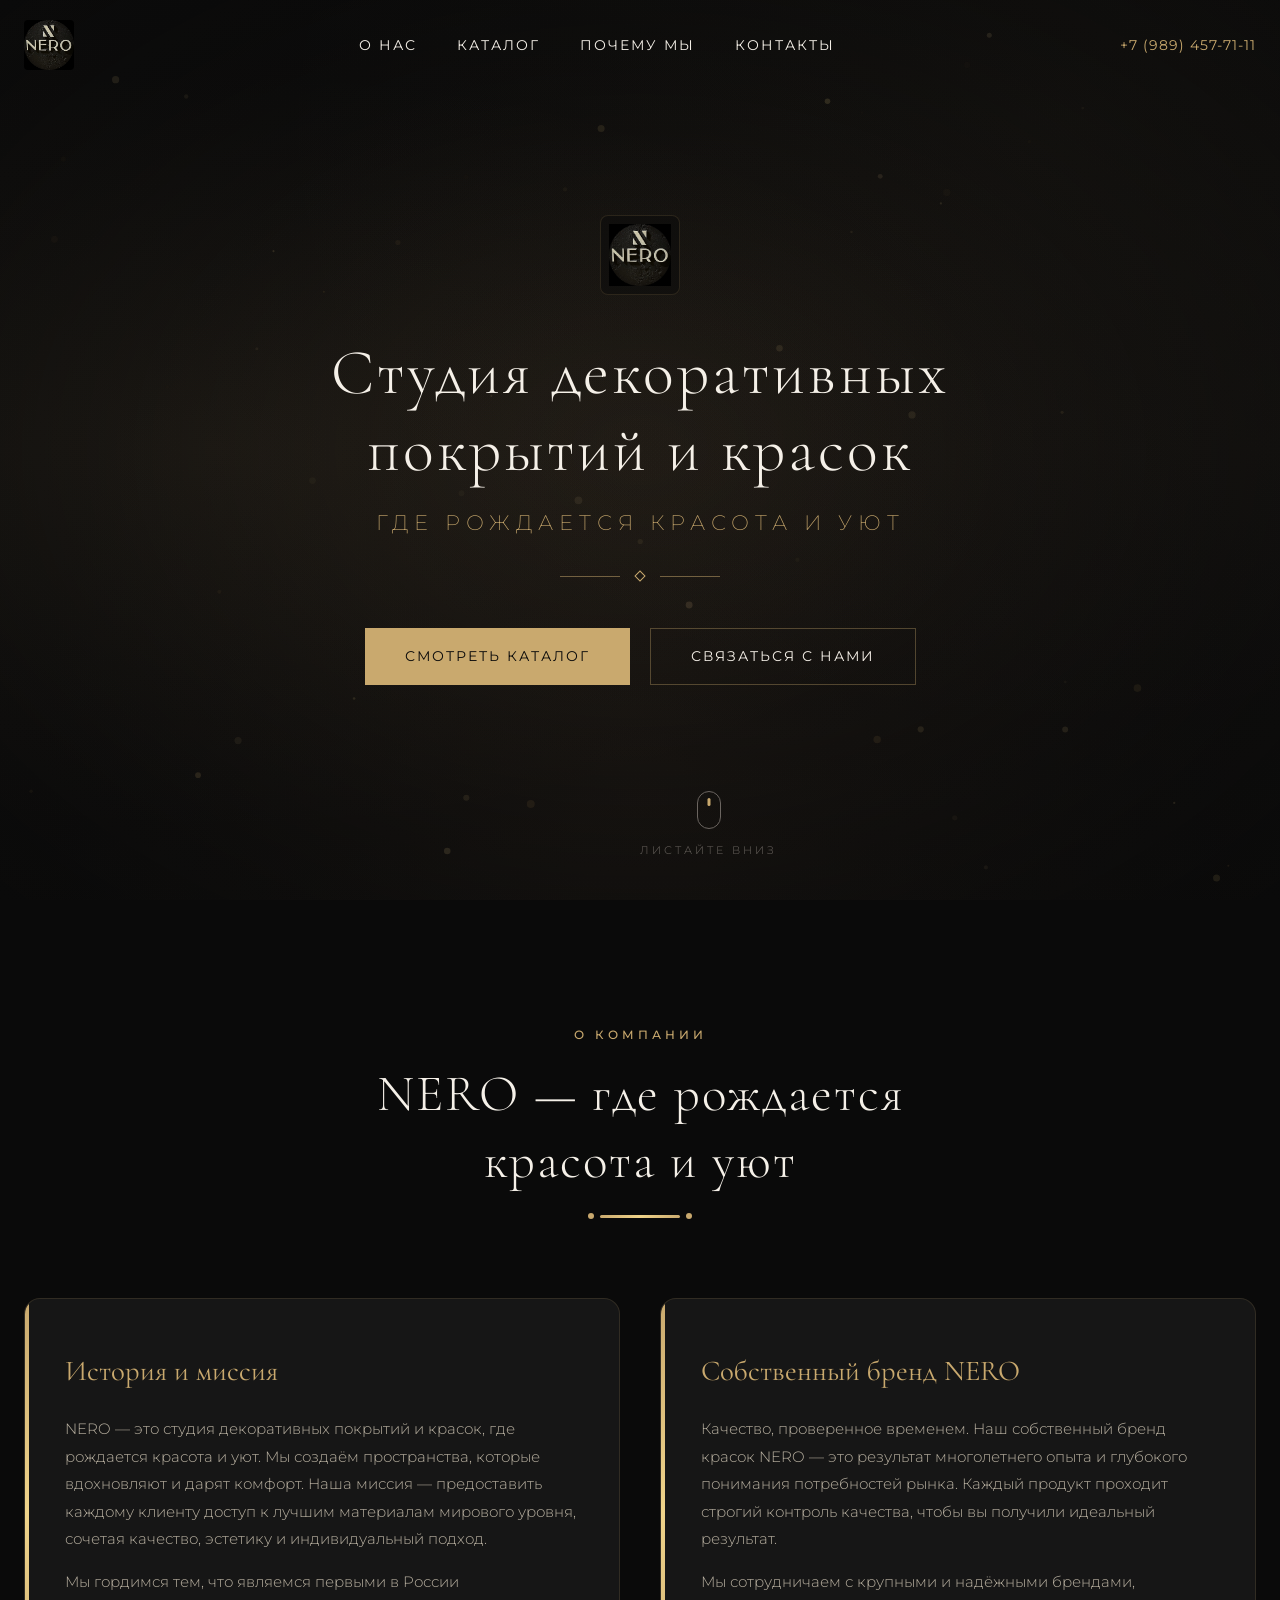
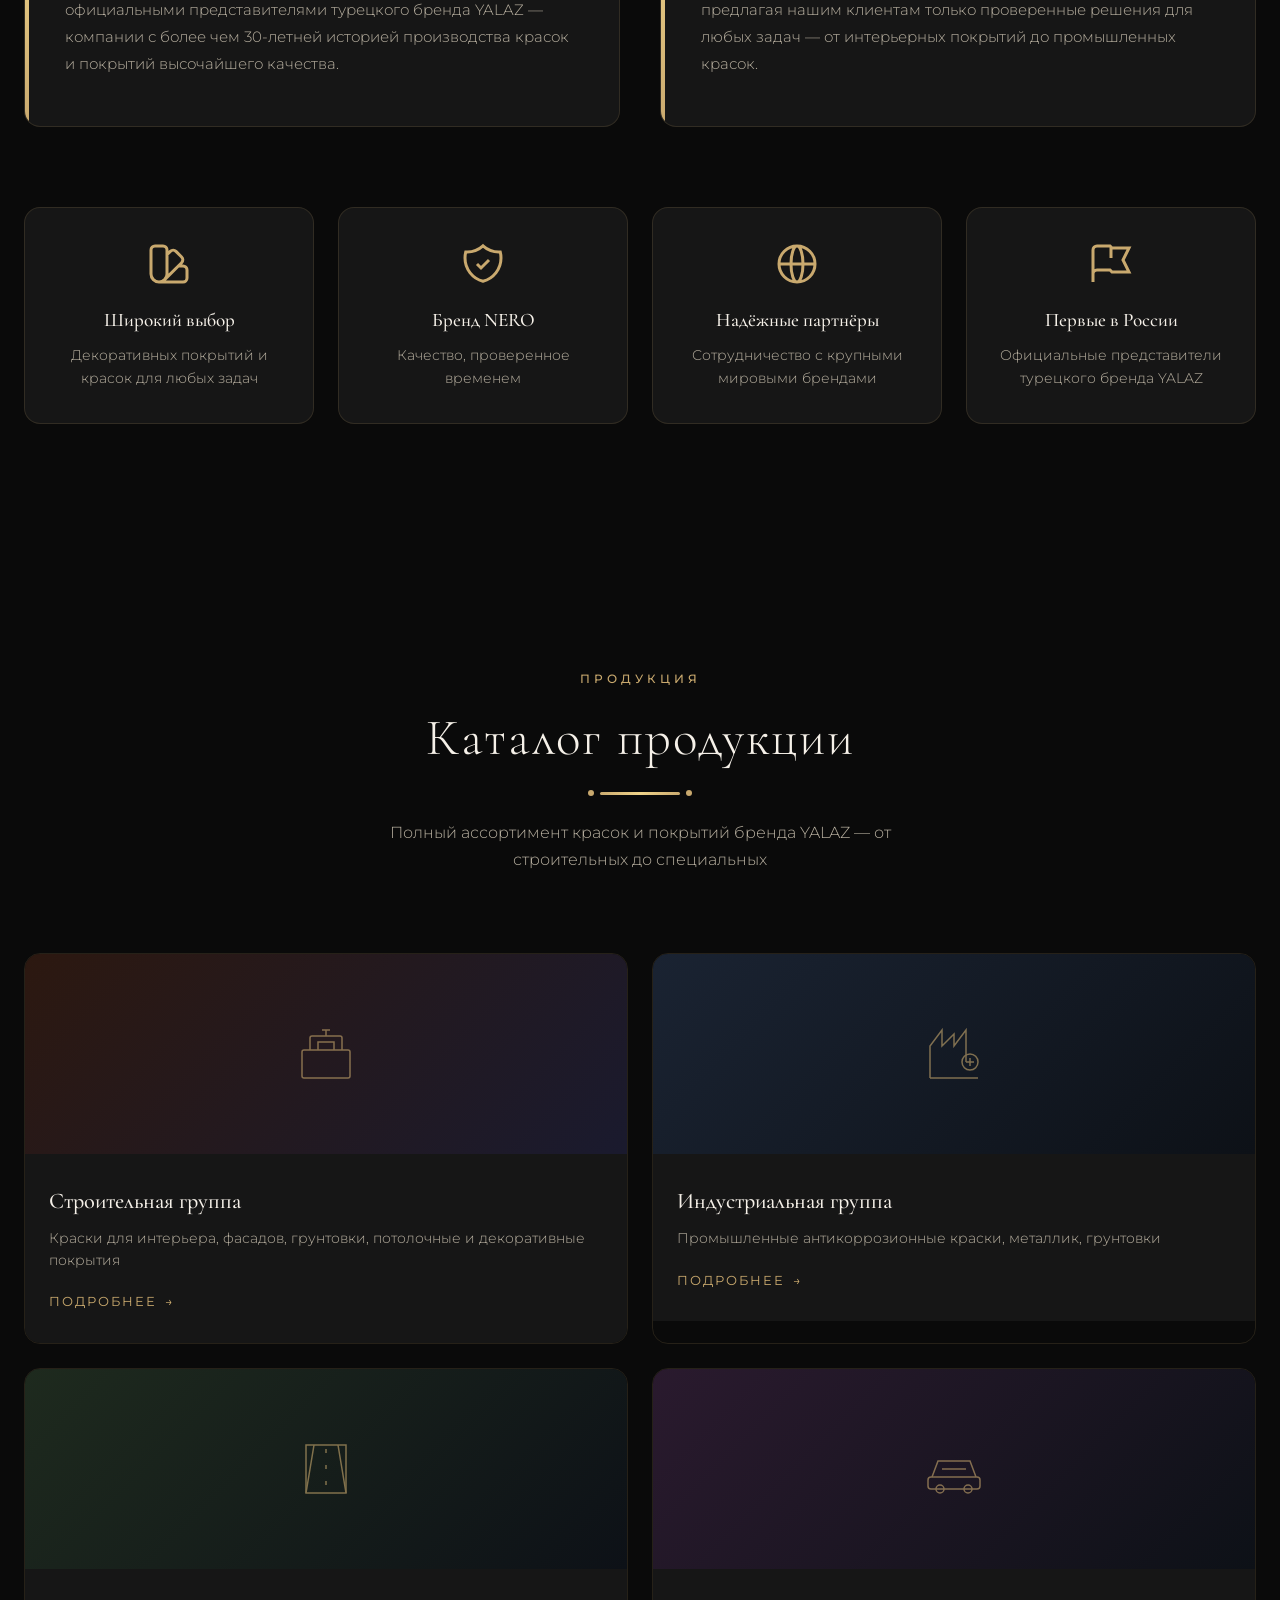
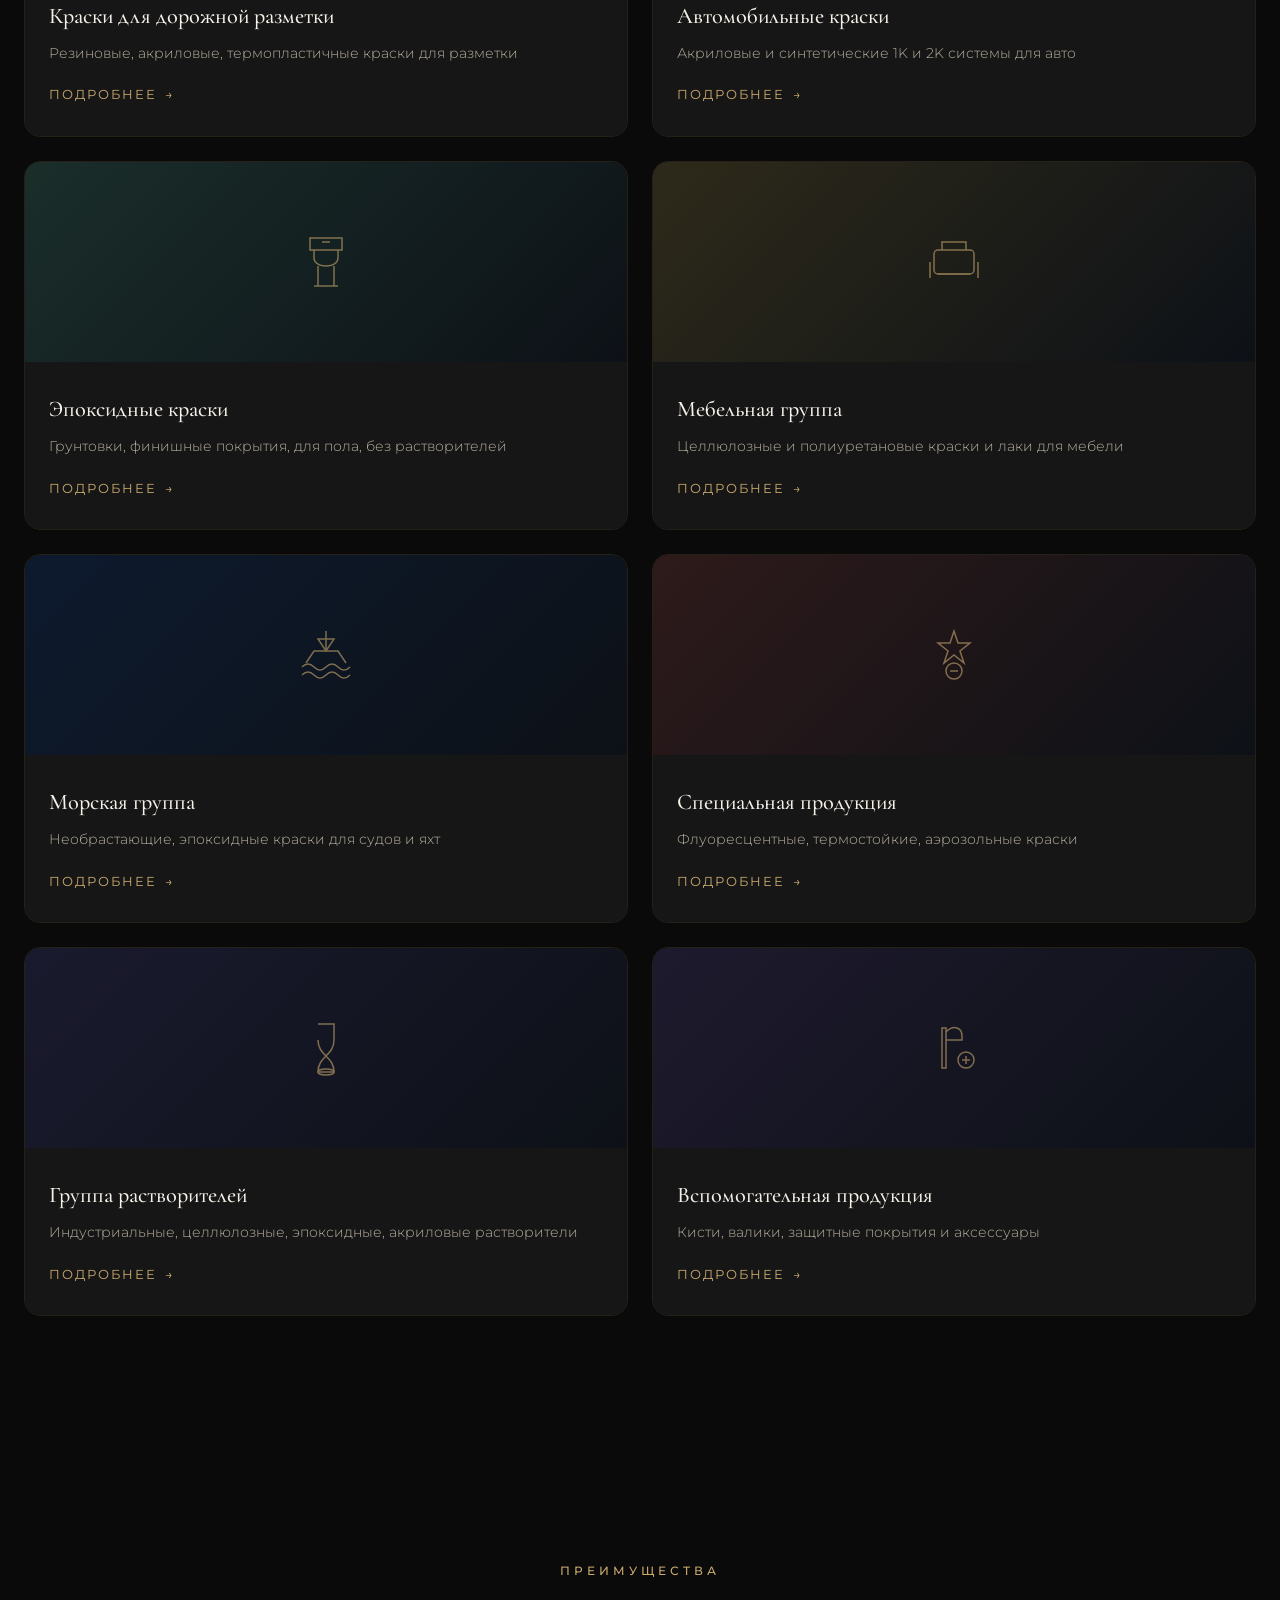
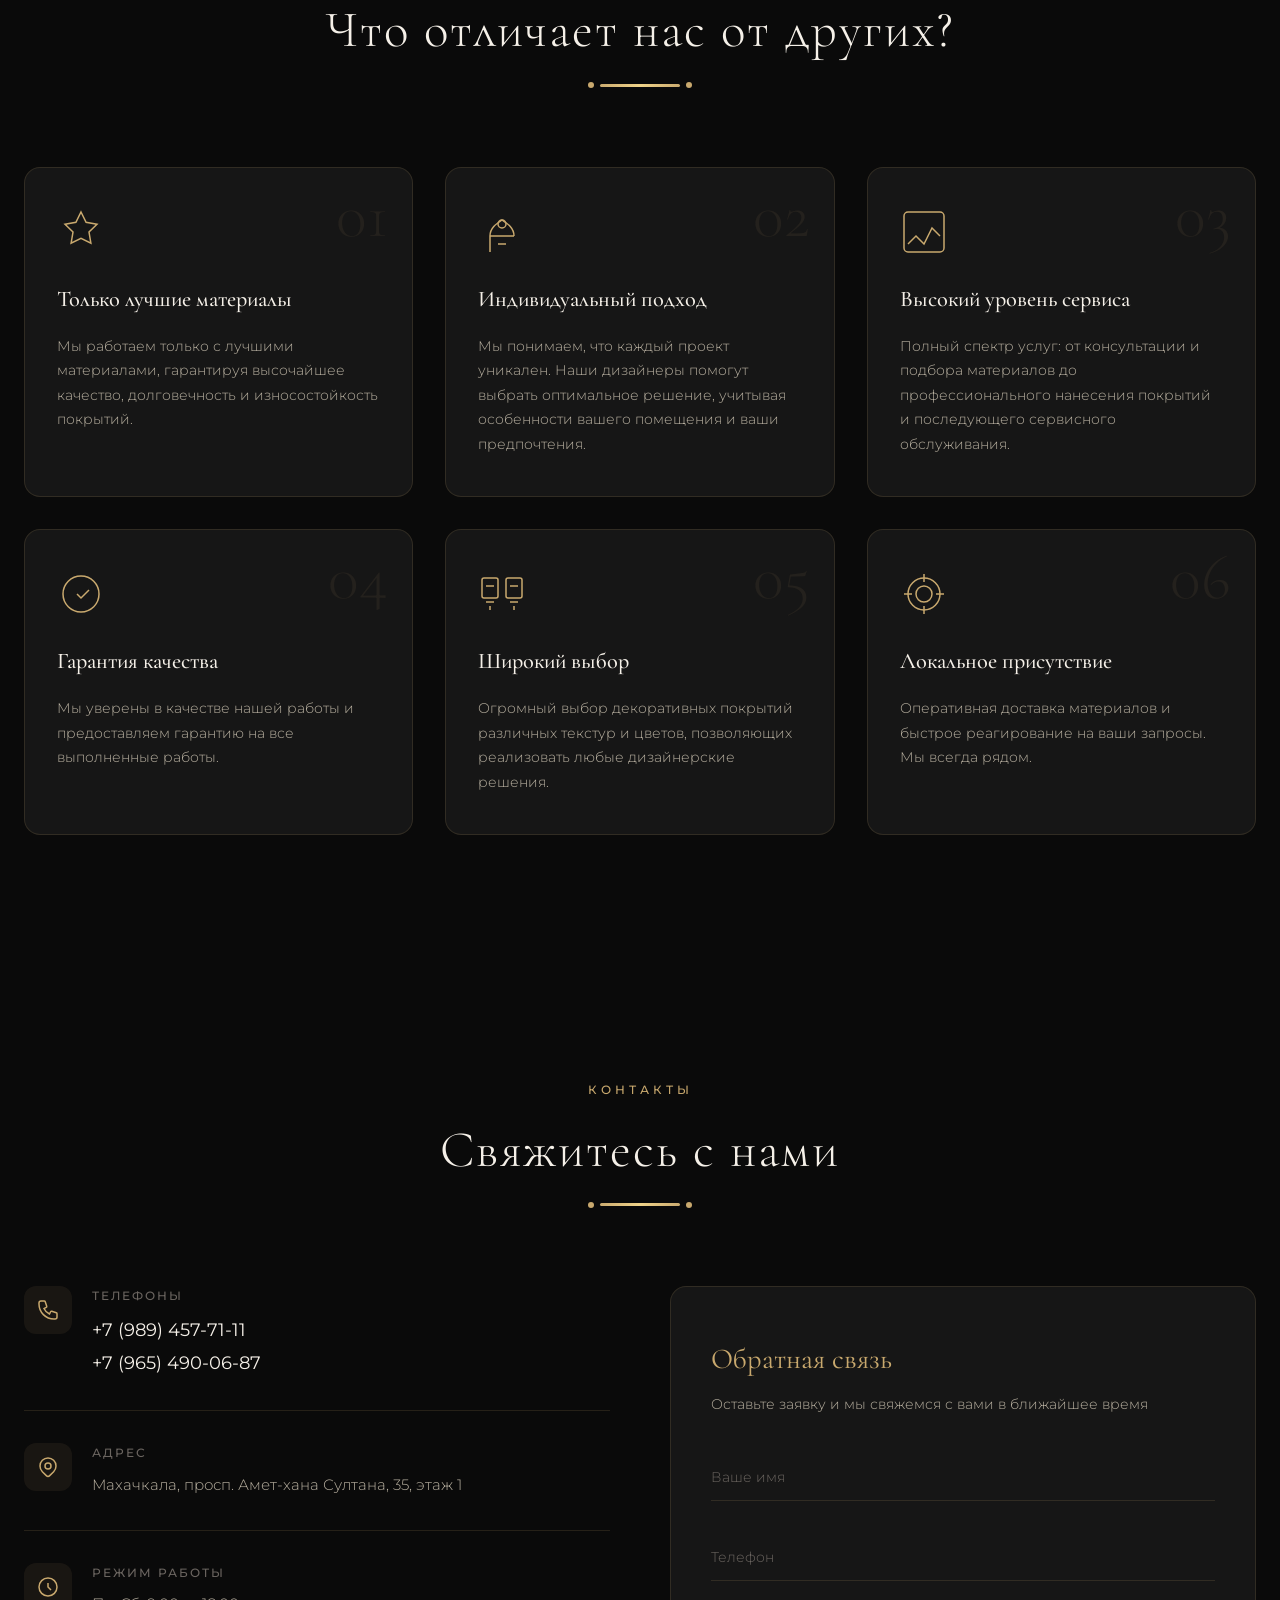
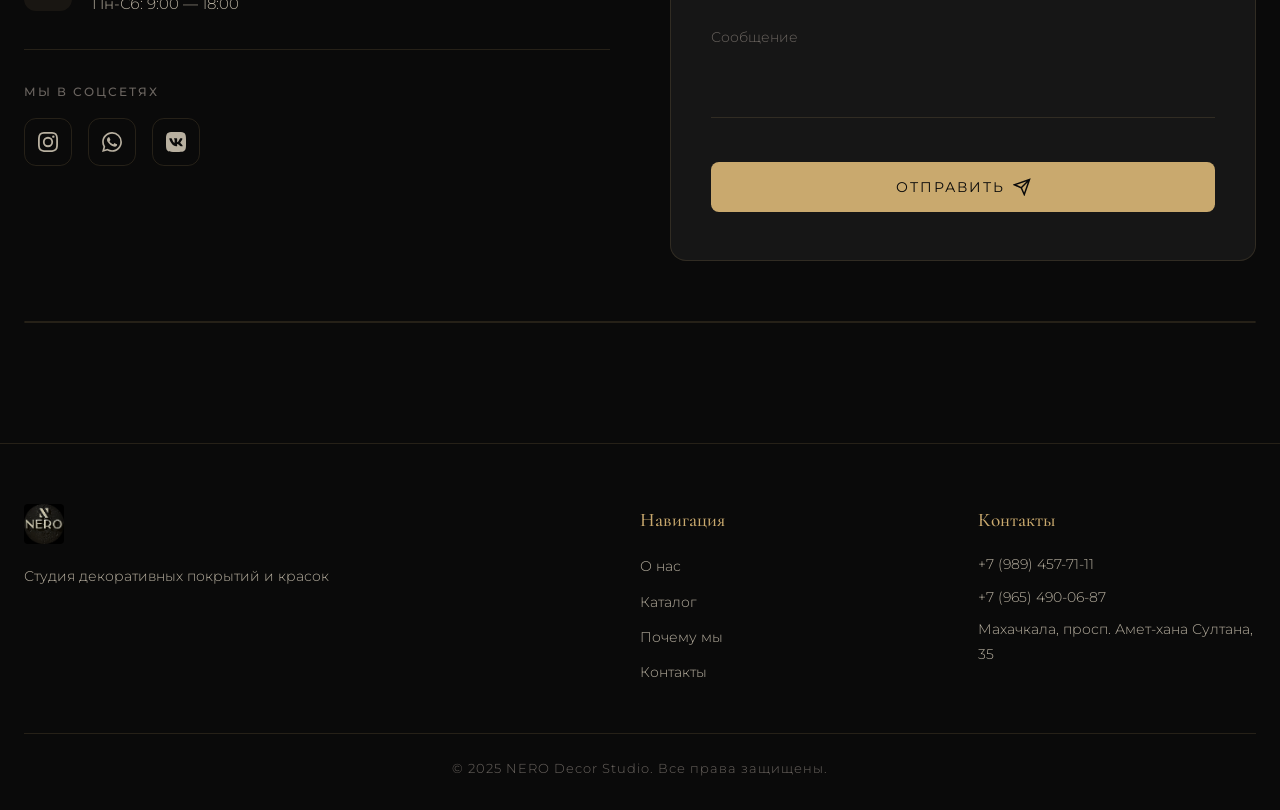
<file: index.html>
<!DOCTYPE html>
<html lang="ru">
<head>
    <meta charset="UTF-8">
    <meta name="viewport" content="width=device-width, initial-scale=1.0">
    <meta name="description" content="NERO — студия декоративных покрытий и красок. Широкий выбор декоративных покрытий, собственный бренд NERO, официальные представители турецкого бренда YALAZ в России.">
    <meta name="keywords" content="NERO, декоративные покрытия, краски, YALAZ, Махачкала, студия красок, декоративные краски">
    <meta name="author" content="NERO Decor Studio">
    <title>NERO — Студия декоративных покрытий и красок</title>
    <link rel="preconnect" href="https://fonts.googleapis.com">
    <link rel="preconnect" href="https://fonts.gstatic.com" crossorigin>
    <link href="https://fonts.googleapis.com/css2?family=Cormorant+Garamond:ital,wght@0,300;0,400;0,500;0,600;0,700;1,300;1,400&family=Montserrat:wght@200;300;400;500;600&display=swap" rel="stylesheet">
    <link rel="stylesheet" href="css/style.css">
</head>
<body>
    <!-- Preloader -->
    <div id="preloader">
        <div class="preloader-inner">
            <div class="paint-drop"></div>
            <div class="preloader-text">NERO</div>
        </div>
    </div>

    <!-- Navigation -->
    <nav id="navbar" class="navbar">
        <div class="nav-container">
            <a href="#hero" class="nav-logo">
                <img src="assets/images/logo/nero-logo.jpg" alt="NERO Logo" class="logo-img">
            </a>
            <ul class="nav-menu">
                <li><a href="#about" class="nav-link">О нас</a></li>
                <li><a href="#catalog" class="nav-link">Каталог</a></li>
                <li><a href="#why-us" class="nav-link">Почему мы</a></li>
                <li><a href="#contacts" class="nav-link">Контакты</a></li>
            </ul>
            <div class="nav-phone">
                <a href="tel:+79894577111">+7 (989) 457-71-11</a>
            </div>
            <button class="burger" id="burger" aria-label="Меню">
                <span></span>
                <span></span>
                <span></span>
            </button>
        </div>
    </nav>

    <!-- Mobile Menu -->
    <div class="mobile-menu" id="mobile-menu">
        <ul class="mobile-nav">
            <li><a href="#about" class="mobile-link">О нас</a></li>
            <li><a href="#catalog" class="mobile-link">Каталог</a></li>
            <li><a href="#why-us" class="mobile-link">Почему мы</a></li>
            <li><a href="#contacts" class="mobile-link">Контакты</a></li>
        </ul>
        <div class="mobile-phone">
            <a href="tel:+79894577111">+7 (989) 457-71-11</a>
        </div>
    </div>

    <!-- Block 1: Hero -->
    <section id="hero" class="hero">
        <div class="hero-bg">
            <div class="hero-parallax"></div>
            <div class="hero-overlay"></div>
        </div>
        <!-- Paint Splashes Canvas -->
        <canvas id="paint-canvas" class="paint-canvas"></canvas>
        <div class="hero-content">
            <div class="hero-logo-badge">
                <img src="assets/images/logo/nero-logo.jpg" alt="NERO" class="hero-logo-icon">
            </div>
            <h1 class="hero-title">
                <span class="hero-title-line">Студия декоративных</span>
                <span class="hero-title-line">покрытий и красок</span>
            </h1>
            <p class="hero-subtitle">Где рождается красота и уют</p>
            <div class="hero-divider">
                <span class="divider-line"></span>
                <span class="divider-diamond"></span>
                <span class="divider-line"></span>
            </div>
            <div class="hero-buttons">
                <a href="#catalog" class="btn btn-primary">Смотреть каталог</a>
                <a href="#contacts" class="btn btn-outline">Связаться с нами</a>
            </div>
        </div>
        <div class="scroll-indicator">
            <div class="scroll-mouse">
                <div class="scroll-wheel"></div>
            </div>
            <span>Листайте вниз</span>
        </div>
    </section>

    <!-- Galaxy Background -->
    <canvas id="galaxy-canvas" class="galaxy-canvas"></canvas>

    <!-- Block 2: About -->
    <section id="about" class="about section">
        <div class="container">
            <div class="section-header reveal">
                <span class="section-tag">О компании</span>
                <h2 class="section-title">NERO — где рождается<br>красота и уют</h2>
                <div class="title-underline">
                    <span class="brush-stroke"></span>
                </div>
            </div>
            <div class="about-grid">
                <div class="about-col reveal reveal-left">
                    <div class="about-card">
                        <div class="about-card-accent"></div>
                        <h3>История и миссия</h3>
                        <p>NERO — это студия декоративных покрытий и красок, где рождается красота и уют. Мы создаём пространства, которые вдохновляют и дарят комфорт. Наша миссия — предоставить каждому клиенту доступ к лучшим материалам мирового уровня, сочетая качество, эстетику и индивидуальный подход.</p>
                        <p>Мы гордимся тем, что являемся первыми в России официальными представителями турецкого бренда YALAZ — компании с более чем 30-летней историей производства красок и покрытий высочайшего качества.</p>
                    </div>
                </div>
                <div class="about-col reveal reveal-right">
                    <div class="about-card">
                        <div class="about-card-accent"></div>
                        <h3>Собственный бренд NERO</h3>
                        <p>Качество, проверенное временем. Наш собственный бренд красок NERO — это результат многолетнего опыта и глубокого понимания потребностей рынка. Каждый продукт проходит строгий контроль качества, чтобы вы получили идеальный результат.</p>
                        <p>Мы сотрудничаем с крупными и надёжными брендами, предлагая нашим клиентам только проверенные решения для любых задач — от интерьерных покрытий до промышленных красок.</p>
                    </div>
                </div>
            </div>
            <div class="about-facts">
                <div class="fact-card reveal">
                    <div class="fact-icon">
                        <svg viewBox="0 0 24 24" fill="none" stroke="currentColor" stroke-width="1.5">
                            <path d="M7 21a4 4 0 01-4-4V5a2 2 0 012-2h4a2 2 0 012 2v12a4 4 0 01-4 4zm0 0h12a2 2 0 002-2v-4a2 2 0 00-2-2h-2.343M11 7.343l1.657-1.657a2 2 0 012.828 0l2.829 2.829a2 2 0 010 2.828l-8.486 8.485M7 17h.01"/>
                        </svg>
                    </div>
                    <h4>Широкий выбор</h4>
                    <p>Декоративных покрытий и красок для любых задач</p>
                </div>
                <div class="fact-card reveal">
                    <div class="fact-icon">
                        <svg viewBox="0 0 24 24" fill="none" stroke="currentColor" stroke-width="1.5">
                            <path d="M9 12l2 2 4-4m5.618-4.016A11.955 11.955 0 0112 2.944a11.955 11.955 0 01-8.618 3.04A12.02 12.02 0 003 9c0 5.591 3.824 10.29 9 11.622 5.176-1.332 9-6.03 9-11.622 0-1.042-.133-2.052-.382-3.016z"/>
                        </svg>
                    </div>
                    <h4>Бренд NERO</h4>
                    <p>Качество, проверенное временем</p>
                </div>
                <div class="fact-card reveal">
                    <div class="fact-icon">
                        <svg viewBox="0 0 24 24" fill="none" stroke="currentColor" stroke-width="1.5">
                            <path d="M21 12a9 9 0 01-9 9m9-9a9 9 0 00-9-9m9 9H3m9 9a9 9 0 01-9-9m9 9c1.657 0 3-4.03 3-9s-1.343-9-3-9m0 18c-1.657 0-3-4.03-3-9s1.343-9 3-9m-9 9a9 9 0 019-9"/>
                        </svg>
                    </div>
                    <h4>Надёжные партнёры</h4>
                    <p>Сотрудничество с крупными мировыми брендами</p>
                </div>
                <div class="fact-card reveal">
                    <div class="fact-icon">
                        <svg viewBox="0 0 24 24" fill="none" stroke="currentColor" stroke-width="1.5">
                            <path d="M3 21v-4m0 0V5a2 2 0 012-2h6.5l1 1H21l-3 6 3 6h-8.5l-1-1H5a2 2 0 00-2 2zm9-13.5V9"/>
                        </svg>
                    </div>
                    <h4>Первые в России</h4>
                    <p>Официальные представители турецкого бренда YALAZ</p>
                </div>
            </div>
        </div>
    </section>

    <!-- Block 3: Catalog -->
    <section id="catalog" class="catalog section">
        <div class="container">
            <div class="section-header reveal">
                <span class="section-tag">Продукция</span>
                <h2 class="section-title">Каталог продукции</h2>
                <div class="title-underline">
                    <span class="brush-stroke"></span>
                </div>
                <p class="section-desc">Полный ассортимент красок и покрытий бренда YALAZ — от строительных до специальных</p>
            </div>
            <div class="catalog-grid">
                <!-- 1. Construction Group -->
                <a href="catalog/construction.html" class="catalog-card reveal">
                    <div class="catalog-card-bg" style="background: linear-gradient(135deg, #2c1810 0%, #1a1a2e 100%);">
                        <div class="catalog-card-icon">
                            <svg viewBox="0 0 64 64" fill="none" stroke="currentColor" stroke-width="1.5">
                                <rect x="8" y="28" width="48" height="28" rx="2"/>
                                <path d="M16 28V16a2 2 0 012-2h28a2 2 0 012 2v12"/>
                                <path d="M24 28V20h16v8"/>
                                <path d="M32 8v6"/>
                                <path d="M28 8h8"/>
                            </svg>
                        </div>
                    </div>
                    <div class="catalog-card-content">
                        <h3>Строительная группа</h3>
                        <p>Краски для интерьера, фасадов, грунтовки, потолочные и декоративные покрытия</p>
                        <span class="catalog-card-link">Подробнее <span class="arrow">&rarr;</span></span>
                    </div>
                </a>

                <!-- 2. Industrial Group -->
                <a href="catalog/industrial.html" class="catalog-card reveal">
                    <div class="catalog-card-bg" style="background: linear-gradient(135deg, #1a2332 0%, #0d1117 100%);">
                        <div class="catalog-card-icon">
                            <svg viewBox="0 0 64 64" fill="none" stroke="currentColor" stroke-width="1.5">
                                <path d="M8 56V24l12-16v16l12-12v12l12-16v32"/>
                                <path d="M8 56h48"/>
                                <circle cx="48" cy="40" r="8"/>
                                <path d="M48 36v8M44 40h8"/>
                            </svg>
                        </div>
                    </div>
                    <div class="catalog-card-content">
                        <h3>Индустриальная группа</h3>
                        <p>Промышленные антикоррозионные краски, металлик, грунтовки</p>
                        <span class="catalog-card-link">Подробнее <span class="arrow">&rarr;</span></span>
                    </div>
                </a>

                <!-- 3. Road Marking -->
                <a href="catalog/road-marking.html" class="catalog-card reveal">
                    <div class="catalog-card-bg" style="background: linear-gradient(135deg, #1e2a1e 0%, #0d1117 100%);">
                        <div class="catalog-card-icon">
                            <svg viewBox="0 0 64 64" fill="none" stroke="currentColor" stroke-width="1.5">
                                <path d="M12 8h40v48H12z"/>
                                <path d="M32 12v8M32 28v8M32 44v8" stroke-dasharray="4 4"/>
                                <path d="M20 8l-8 48M44 8l8 48"/>
                            </svg>
                        </div>
                    </div>
                    <div class="catalog-card-content">
                        <h3>Краски для дорожной разметки</h3>
                        <p>Резиновые, акриловые, термопластичные краски для разметки</p>
                        <span class="catalog-card-link">Подробнее <span class="arrow">&rarr;</span></span>
                    </div>
                </a>

                <!-- 4. Auto Paints -->
                <a href="catalog/auto.html" class="catalog-card reveal">
                    <div class="catalog-card-bg" style="background: linear-gradient(135deg, #2a1a2e 0%, #0d1117 100%);">
                        <div class="catalog-card-icon">
                            <svg viewBox="0 0 64 64" fill="none" stroke="currentColor" stroke-width="1.5">
                                <path d="M10 40l6-16h32l6 16"/>
                                <rect x="6" y="40" width="52" height="12" rx="3"/>
                                <circle cx="18" cy="52" r="4"/>
                                <circle cx="46" cy="52" r="4"/>
                                <path d="M20 32h24"/>
                            </svg>
                        </div>
                    </div>
                    <div class="catalog-card-content">
                        <h3>Автомобильные краски</h3>
                        <p>Акриловые и синтетические 1K и 2K системы для авто</p>
                        <span class="catalog-card-link">Подробнее <span class="arrow">&rarr;</span></span>
                    </div>
                </a>

                <!-- 5. Epoxy Paints -->
                <a href="catalog/epoxy.html" class="catalog-card reveal">
                    <div class="catalog-card-bg" style="background: linear-gradient(135deg, #1a2e2a 0%, #0d1117 100%);">
                        <div class="catalog-card-icon">
                            <svg viewBox="0 0 64 64" fill="none" stroke="currentColor" stroke-width="1.5">
                                <path d="M16 8h32v12H16z"/>
                                <path d="M20 20v8c0 4 4 8 12 8s12-4 12-8v-8"/>
                                <path d="M24 36v20M40 36v20"/>
                                <path d="M20 56h24"/>
                                <path d="M28 12h8"/>
                            </svg>
                        </div>
                    </div>
                    <div class="catalog-card-content">
                        <h3>Эпоксидные краски</h3>
                        <p>Грунтовки, финишные покрытия, для пола, без растворителей</p>
                        <span class="catalog-card-link">Подробнее <span class="arrow">&rarr;</span></span>
                    </div>
                </a>

                <!-- 6. Furniture Group -->
                <a href="catalog/furniture.html" class="catalog-card reveal">
                    <div class="catalog-card-bg" style="background: linear-gradient(135deg, #2e2a1a 0%, #0d1117 100%);">
                        <div class="catalog-card-icon">
                            <svg viewBox="0 0 64 64" fill="none" stroke="currentColor" stroke-width="1.5">
                                <rect x="12" y="20" width="40" height="24" rx="4"/>
                                <path d="M8 32v16M56 32v16"/>
                                <path d="M16 44h32"/>
                                <path d="M20 20v-8h24v8"/>
                            </svg>
                        </div>
                    </div>
                    <div class="catalog-card-content">
                        <h3>Мебельная группа</h3>
                        <p>Целлюлозные и полиуретановые краски и лаки для мебели</p>
                        <span class="catalog-card-link">Подробнее <span class="arrow">&rarr;</span></span>
                    </div>
                </a>

                <!-- 7. Marine Group -->
                <a href="catalog/marine.html" class="catalog-card reveal">
                    <div class="catalog-card-bg" style="background: linear-gradient(135deg, #0d1a2e 0%, #0d1117 100%);">
                        <div class="catalog-card-icon">
                            <svg viewBox="0 0 64 64" fill="none" stroke="currentColor" stroke-width="1.5">
                                <path d="M32 8v20"/>
                                <path d="M24 16h16l-8 12z"/>
                                <path d="M12 40l8-12h24l8 12"/>
                                <path d="M8 44c4-4 8-4 12 0s8 4 12 0 8-4 12 0 8 4 12 0"/>
                                <path d="M8 52c4-4 8-4 12 0s8 4 12 0 8-4 12 0 8 4 12 0"/>
                            </svg>
                        </div>
                    </div>
                    <div class="catalog-card-content">
                        <h3>Морская группа</h3>
                        <p>Необрастающие, эпоксидные краски для судов и яхт</p>
                        <span class="catalog-card-link">Подробнее <span class="arrow">&rarr;</span></span>
                    </div>
                </a>

                <!-- 8. Special Products -->
                <a href="catalog/special.html" class="catalog-card reveal">
                    <div class="catalog-card-bg" style="background: linear-gradient(135deg, #2e1a1a 0%, #0d1117 100%);">
                        <div class="catalog-card-icon">
                            <svg viewBox="0 0 64 64" fill="none" stroke="currentColor" stroke-width="1.5">
                                <path d="M32 8l4 12h12l-10 8 4 12-10-8-10 8 4-12-10-8h12z"/>
                                <circle cx="32" cy="48" r="8"/>
                                <path d="M28 48h8"/>
                            </svg>
                        </div>
                    </div>
                    <div class="catalog-card-content">
                        <h3>Специальная продукция</h3>
                        <p>Флуоресцентные, термостойкие, аэрозольные краски</p>
                        <span class="catalog-card-link">Подробнее <span class="arrow">&rarr;</span></span>
                    </div>
                </a>

                <!-- 9. Thinners -->
                <a href="catalog/thinners.html" class="catalog-card reveal">
                    <div class="catalog-card-bg" style="background: linear-gradient(135deg, #1a1a2e 0%, #0d1117 100%);">
                        <div class="catalog-card-icon">
                            <svg viewBox="0 0 64 64" fill="none" stroke="currentColor" stroke-width="1.5">
                                <path d="M24 8h16v16c0 8-4 12-8 16s-8 8-8 16v0h16c0-8-4-12-8-16s-8-8-8-16"/>
                                <ellipse cx="32" cy="56" rx="8" ry="3"/>
                            </svg>
                        </div>
                    </div>
                    <div class="catalog-card-content">
                        <h3>Группа растворителей</h3>
                        <p>Индустриальные, целлюлозные, эпоксидные, акриловые растворители</p>
                        <span class="catalog-card-link">Подробнее <span class="arrow">&rarr;</span></span>
                    </div>
                </a>

                <!-- 10. Auxiliary Products -->
                <a href="catalog/auxiliary.html" class="catalog-card reveal">
                    <div class="catalog-card-bg" style="background: linear-gradient(135deg, #1e1a2e 0%, #0d1117 100%);">
                        <div class="catalog-card-icon">
                            <svg viewBox="0 0 64 64" fill="none" stroke="currentColor" stroke-width="1.5">
                                <path d="M20 12h4v40h-4z"/>
                                <path d="M24 16c8-8 16-4 16 4v4H24"/>
                                <circle cx="44" cy="44" r="8"/>
                                <path d="M44 40v8M40 44h8"/>
                            </svg>
                        </div>
                    </div>
                    <div class="catalog-card-content">
                        <h3>Вспомогательная продукция</h3>
                        <p>Кисти, валики, защитные покрытия и аксессуары</p>
                        <span class="catalog-card-link">Подробнее <span class="arrow">&rarr;</span></span>
                    </div>
                </a>
            </div>
        </div>
    </section>

    <!-- Block 4: Why Us -->
    <section id="why-us" class="why-us section">
        <div class="container">
            <div class="section-header reveal">
                <span class="section-tag">Преимущества</span>
                <h2 class="section-title">Что отличает нас от других?</h2>
                <div class="title-underline">
                    <span class="brush-stroke"></span>
                </div>
            </div>
            <div class="advantages-grid">
                <div class="advantage-card reveal">
                    <div class="advantage-number">01</div>
                    <div class="advantage-icon">
                        <svg viewBox="0 0 48 48" fill="none" stroke="currentColor" stroke-width="1.5">
                            <path d="M24 4l5.09 10.32L40 16.27l-8 7.79 1.89 11.01L24 30.24l-9.89 4.83L16 24.06l-8-7.79 10.91-1.95z"/>
                        </svg>
                    </div>
                    <h3>Только лучшие материалы</h3>
                    <p>Мы работаем только с лучшими материалами, гарантируя высочайшее качество, долговечность и износостойкость покрытий.</p>
                </div>
                <div class="advantage-card reveal">
                    <div class="advantage-number">02</div>
                    <div class="advantage-icon">
                        <svg viewBox="0 0 48 48" fill="none" stroke="currentColor" stroke-width="1.5">
                            <path d="M12 44V28M12 28c0-8 6-12 12-16 6 4 12 8 12 16M12 28h24"/>
                            <circle cx="24" cy="16" r="4"/>
                            <path d="M20 36h8"/>
                        </svg>
                    </div>
                    <h3>Индивидуальный подход</h3>
                    <p>Мы понимаем, что каждый проект уникален. Наши дизайнеры помогут выбрать оптимальное решение, учитывая особенности вашего помещения и ваши предпочтения.</p>
                </div>
                <div class="advantage-card reveal">
                    <div class="advantage-number">03</div>
                    <div class="advantage-icon">
                        <svg viewBox="0 0 48 48" fill="none" stroke="currentColor" stroke-width="1.5">
                            <path d="M8 36l8-8 8 8 8-16 8 8"/>
                            <rect x="4" y="4" width="40" height="40" rx="4"/>
                        </svg>
                    </div>
                    <h3>Высокий уровень сервиса</h3>
                    <p>Полный спектр услуг: от консультации и подбора материалов до профессионального нанесения покрытий и последующего сервисного обслуживания.</p>
                </div>
                <div class="advantage-card reveal">
                    <div class="advantage-number">04</div>
                    <div class="advantage-icon">
                        <svg viewBox="0 0 48 48" fill="none" stroke="currentColor" stroke-width="1.5">
                            <path d="M20 24l4 4 8-8"/>
                            <circle cx="24" cy="24" r="18"/>
                        </svg>
                    </div>
                    <h3>Гарантия качества</h3>
                    <p>Мы уверены в качестве нашей работы и предоставляем гарантию на все выполненные работы.</p>
                </div>
                <div class="advantage-card reveal">
                    <div class="advantage-number">05</div>
                    <div class="advantage-icon">
                        <svg viewBox="0 0 48 48" fill="none" stroke="currentColor" stroke-width="1.5">
                            <rect x="4" y="8" width="16" height="20" rx="2"/>
                            <rect x="28" y="8" width="16" height="20" rx="2"/>
                            <path d="M8 32h8M32 32h8"/>
                            <path d="M12 36v4M36 36v4"/>
                            <path d="M8 16h8M32 16h8"/>
                        </svg>
                    </div>
                    <h3>Широкий выбор</h3>
                    <p>Огромный выбор декоративных покрытий различных текстур и цветов, позволяющих реализовать любые дизайнерские решения.</p>
                </div>
                <div class="advantage-card reveal">
                    <div class="advantage-number">06</div>
                    <div class="advantage-icon">
                        <svg viewBox="0 0 48 48" fill="none" stroke="currentColor" stroke-width="1.5">
                            <path d="M24 4v8M24 36v8M4 24h8M36 24h8"/>
                            <circle cx="24" cy="24" r="8"/>
                            <circle cx="24" cy="24" r="16"/>
                        </svg>
                    </div>
                    <h3>Локальное присутствие</h3>
                    <p>Оперативная доставка материалов и быстрое реагирование на ваши запросы. Мы всегда рядом.</p>
                </div>
            </div>
        </div>
    </section>

    <!-- Block 5: Contacts -->
    <section id="contacts" class="contacts section">
        <div class="container">
            <div class="section-header reveal">
                <span class="section-tag">Контакты</span>
                <h2 class="section-title">Свяжитесь с нами</h2>
                <div class="title-underline">
                    <span class="brush-stroke"></span>
                </div>
            </div>
            <div class="contacts-grid">
                <div class="contacts-info reveal reveal-left">
                    <div class="contact-item">
                        <div class="contact-icon">
                            <svg viewBox="0 0 24 24" fill="none" stroke="currentColor" stroke-width="1.5">
                                <path d="M3 5a2 2 0 012-2h3.28a1 1 0 01.948.684l1.498 4.493a1 1 0 01-.502 1.21l-2.257 1.13a11.042 11.042 0 005.516 5.516l1.13-2.257a1 1 0 011.21-.502l4.493 1.498a1 1 0 01.684.949V19a2 2 0 01-2 2h-1C9.716 21 3 14.284 3 6V5z"/>
                            </svg>
                        </div>
                        <div class="contact-text">
                            <span class="contact-label">Телефоны</span>
                            <a href="tel:+79894577111">+7 (989) 457-71-11</a>
                            <a href="tel:+79654900687">+7 (965) 490-06-87</a>
                        </div>
                    </div>
                    <div class="contact-item">
                        <div class="contact-icon">
                            <svg viewBox="0 0 24 24" fill="none" stroke="currentColor" stroke-width="1.5">
                                <path d="M17.657 16.657L13.414 20.9a1.998 1.998 0 01-2.827 0l-4.244-4.243a8 8 0 1111.314 0z"/>
                                <path d="M15 11a3 3 0 11-6 0 3 3 0 016 0z"/>
                            </svg>
                        </div>
                        <div class="contact-text">
                            <span class="contact-label">Адрес</span>
                            <p>Махачкала, просп. Амет-хана Султана, 35, этаж 1</p>
                        </div>
                    </div>
                    <div class="contact-item">
                        <div class="contact-icon">
                            <svg viewBox="0 0 24 24" fill="none" stroke="currentColor" stroke-width="1.5">
                                <path d="M12 8v4l3 3m6-3a9 9 0 11-18 0 9 9 0 0118 0z"/>
                            </svg>
                        </div>
                        <div class="contact-text">
                            <span class="contact-label">Режим работы</span>
                            <p>Пн-Сб: 9:00 — 18:00</p>
                        </div>
                    </div>
                    <div class="contact-socials">
                        <span class="contact-label">Мы в соцсетях</span>
                        <div class="social-links">
                            <a href="https://instagram.com/nero_decor.ru" target="_blank" class="social-link" aria-label="Instagram">
                                <svg viewBox="0 0 24 24" fill="currentColor">
                                    <path d="M12 2.163c3.204 0 3.584.012 4.85.07 3.252.148 4.771 1.691 4.919 4.919.058 1.265.069 1.645.069 4.849 0 3.205-.012 3.584-.069 4.849-.149 3.225-1.664 4.771-4.919 4.919-1.266.058-1.644.07-4.85.07-3.204 0-3.584-.012-4.849-.07-3.26-.149-4.771-1.699-4.919-4.92-.058-1.265-.07-1.644-.07-4.849 0-3.204.013-3.583.07-4.849.149-3.227 1.664-4.771 4.919-4.919 1.266-.057 1.645-.069 4.849-.069zM12 0C8.741 0 8.333.014 7.053.072 2.695.272.273 2.69.073 7.052.014 8.333 0 8.741 0 12c0 3.259.014 3.668.072 4.948.2 4.358 2.618 6.78 6.98 6.98C8.333 23.986 8.741 24 12 24c3.259 0 3.668-.014 4.948-.072 4.354-.2 6.782-2.618 6.979-6.98.059-1.28.073-1.689.073-4.948 0-3.259-.014-3.667-.072-4.947-.196-4.354-2.617-6.78-6.979-6.98C15.668.014 15.259 0 12 0zm0 5.838a6.162 6.162 0 100 12.324 6.162 6.162 0 000-12.324zM12 16a4 4 0 110-8 4 4 0 010 8zm6.406-11.845a1.44 1.44 0 100 2.881 1.44 1.44 0 000-2.881z"/>
                                </svg>
                            </a>
                            <a href="https://wa.me/79894577111" target="_blank" class="social-link" aria-label="WhatsApp">
                                <svg viewBox="0 0 24 24" fill="currentColor">
                                    <path d="M17.472 14.382c-.297-.149-1.758-.867-2.03-.967-.273-.099-.471-.148-.67.15-.197.297-.767.966-.94 1.164-.173.199-.347.223-.644.075-.297-.15-1.255-.463-2.39-1.475-.883-.788-1.48-1.761-1.653-2.059-.173-.297-.018-.458.13-.606.134-.133.298-.347.446-.52.149-.174.198-.298.298-.497.099-.198.05-.371-.025-.52-.075-.149-.669-1.612-.916-2.207-.242-.579-.487-.5-.669-.51-.173-.008-.371-.01-.57-.01-.198 0-.52.074-.792.372-.272.297-1.04 1.016-1.04 2.479 0 1.462 1.065 2.875 1.213 3.074.149.198 2.096 3.2 5.077 4.487.709.306 1.262.489 1.694.625.712.227 1.36.195 1.871.118.571-.085 1.758-.719 2.006-1.413.248-.694.248-1.289.173-1.413-.074-.124-.272-.198-.57-.347m-5.421 7.403h-.004a9.87 9.87 0 01-5.031-1.378l-.361-.214-3.741.982.998-3.648-.235-.374a9.86 9.86 0 01-1.51-5.26c.001-5.45 4.436-9.884 9.888-9.884 2.64 0 5.122 1.03 6.988 2.898a9.825 9.825 0 012.893 6.994c-.003 5.45-4.437 9.884-9.885 9.884m8.413-18.297A11.815 11.815 0 0012.05 0C5.495 0 .16 5.335.157 11.892c0 2.096.547 4.142 1.588 5.945L.057 24l6.305-1.654a11.882 11.882 0 005.683 1.448h.005c6.554 0 11.89-5.335 11.893-11.893a11.821 11.821 0 00-3.48-8.413z"/>
                                </svg>
                            </a>
                            <a href="#" target="_blank" class="social-link" aria-label="VKontakte">
                                <svg viewBox="0 0 24 24" fill="currentColor">
                                    <path d="M15.684 0H8.316C1.592 0 0 1.592 0 8.316v7.368C0 22.408 1.592 24 8.316 24h7.368C22.408 24 24 22.408 24 15.684V8.316C24 1.592 22.391 0 15.684 0zm3.692 17.123h-1.744c-.66 0-.864-.525-2.05-1.727-1.033-1-1.49-1.135-1.744-1.135-.356 0-.458.102-.458.593v1.575c0 .424-.135.678-1.253.678-1.846 0-3.896-1.118-5.335-3.202C4.624 10.857 4.03 8.57 4.03 8.096c0-.254.102-.491.593-.491h1.744c.44 0 .61.203.78.677.863 2.49 2.303 4.675 2.896 4.675.22 0 .322-.102.322-.66V9.721c-.068-1.186-.695-1.287-.695-1.71 0-.203.17-.407.44-.407h2.744c.373 0 .508.203.508.643v3.473c0 .372.17.508.271.508.22 0 .407-.136.813-.542 1.254-1.406 2.151-3.574 2.151-3.574.119-.254.322-.491.763-.491h1.744c.525 0 .644.27.525.643-.22 1.017-2.354 4.031-2.354 4.031-.186.305-.254.44 0 .78.186.254.796.779 1.203 1.253.745.847 1.32 1.558 1.473 2.05.17.49-.085.744-.576.744z"/>
                                </svg>
                            </a>
                        </div>
                    </div>
                </div>
                <div class="contacts-form-wrapper reveal reveal-right">
                    <form class="contact-form" id="contact-form">
                        <h3>Обратная связь</h3>
                        <p class="form-desc">Оставьте заявку и мы свяжемся с вами в ближайшее время</p>
                        <div class="form-group">
                            <input type="text" id="name" name="name" required placeholder=" ">
                            <label for="name">Ваше имя</label>
                            <span class="form-line"></span>
                        </div>
                        <div class="form-group">
                            <input type="tel" id="phone" name="phone" required placeholder=" ">
                            <label for="phone">Телефон</label>
                            <span class="form-line"></span>
                        </div>
                        <div class="form-group">
                            <textarea id="message" name="message" rows="4" placeholder=" "></textarea>
                            <label for="message">Сообщение</label>
                            <span class="form-line"></span>
                        </div>
                        <button type="submit" class="btn btn-primary btn-submit">
                            <span>Отправить</span>
                            <svg viewBox="0 0 24 24" fill="none" stroke="currentColor" stroke-width="2">
                                <path d="M22 2L11 13M22 2l-7 20-4-9-9-4 20-7z"/>
                            </svg>
                        </button>
                    </form>
                </div>
            </div>
            <!-- Map -->
            <div class="map-wrapper reveal">
                <script type="text/javascript" charset="utf-8" async src="https://api-maps.yandex.ru/services/constructor/1.0/js/?um=constructor%3A0254f205e6f0790666eae21064081a3c7968dc59fc24172cfa590faab1ccca64&amp;width=100%25&amp;height=400&amp;lang=ru_RU&amp;scroll=true"></script>
            </div>
        </div>
    </section>

    <!-- Footer -->
    <footer class="footer">
        <div class="container">
            <div class="footer-grid">
                <div class="footer-brand">
                    <img src="assets/images/logo/nero-logo.jpg" alt="NERO" class="footer-logo">
                    <p>Студия декоративных покрытий и красок</p>
                </div>
                <div class="footer-nav">
                    <h4>Навигация</h4>
                    <ul>
                        <li><a href="#about">О нас</a></li>
                        <li><a href="#catalog">Каталог</a></li>
                        <li><a href="#why-us">Почему мы</a></li>
                        <li><a href="#contacts">Контакты</a></li>
                    </ul>
                </div>
                <div class="footer-contacts">
                    <h4>Контакты</h4>
                    <a href="tel:+79894577111">+7 (989) 457-71-11</a>
                    <a href="tel:+79654900687">+7 (965) 490-06-87</a>
                    <p>Махачкала, просп. Амет-хана Султана, 35</p>
                </div>
            </div>
            <div class="footer-bottom">
                <p>&copy; 2025 NERO Decor Studio. Все права защищены.</p>
            </div>
        </div>
    </footer>

    <script src="js/main.js"></script>
    <script type="module" src="js/galaxy.js"></script>
</body>
</html>
</file>
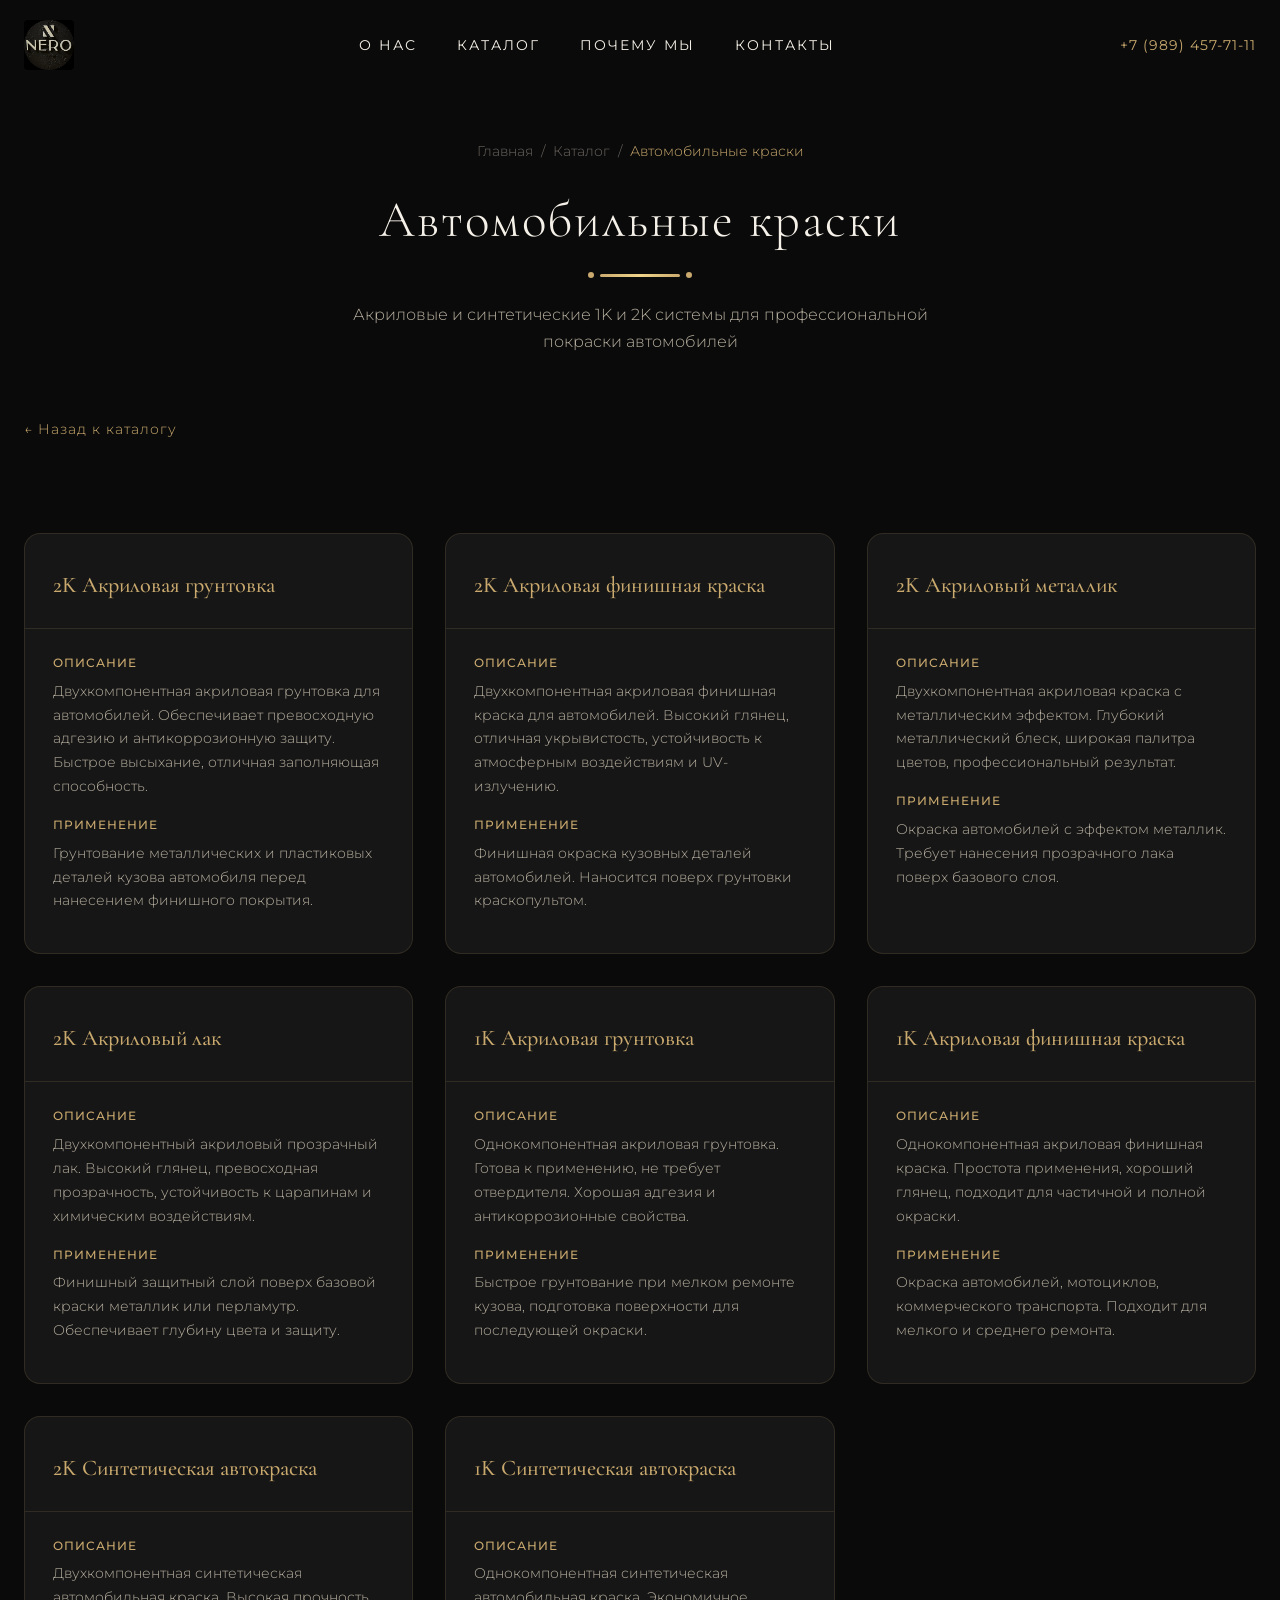
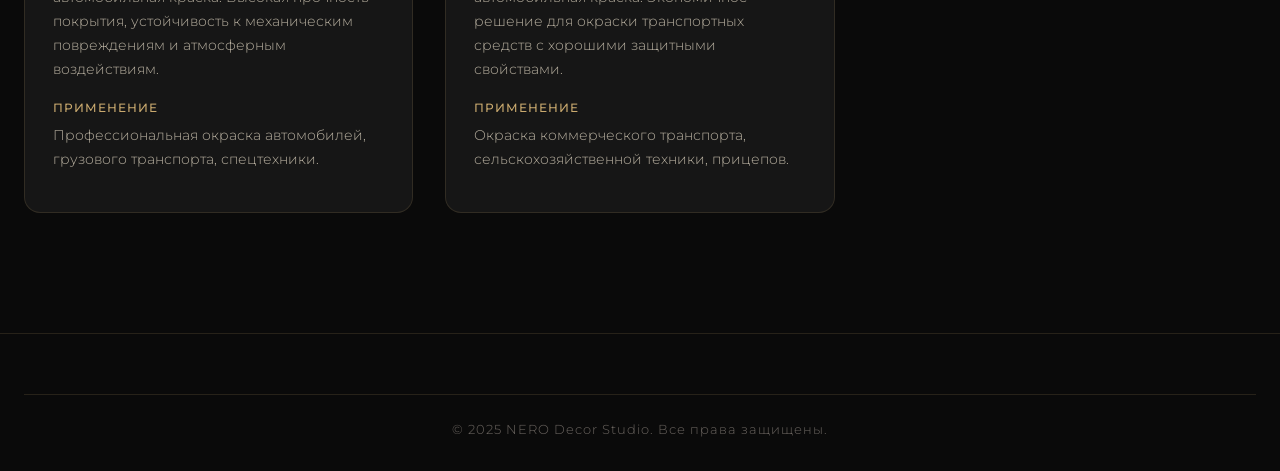
<file: catalog/auto.html>
<!DOCTYPE html>
<html lang="ru">
<head>
    <meta charset="UTF-8">
    <meta name="viewport" content="width=device-width, initial-scale=1.0">
    <title>Автомобильные краски — NERO Каталог</title>
    <link rel="preconnect" href="https://fonts.googleapis.com">
    <link rel="preconnect" href="https://fonts.gstatic.com" crossorigin>
    <link href="https://fonts.googleapis.com/css2?family=Cormorant+Garamond:ital,wght@0,300;0,400;0,500;0,600;0,700;1,300;1,400&family=Montserrat:wght@200;300;400;500;600&display=swap" rel="stylesheet">
    <link rel="stylesheet" href="../css/style.css">
</head>
<body>
    <nav id="navbar" class="navbar scrolled"><div class="nav-container"><a href="../index.html" class="nav-logo"><img src="../assets/images/logo/nero-logo.jpg" alt="NERO" class="logo-img"></a><ul class="nav-menu"><li><a href="../index.html#about" class="nav-link">О нас</a></li><li><a href="../index.html#catalog" class="nav-link">Каталог</a></li><li><a href="../index.html#why-us" class="nav-link">Почему мы</a></li><li><a href="../index.html#contacts" class="nav-link">Контакты</a></li></ul><div class="nav-phone"><a href="tel:+79894577111">+7 (989) 457-71-11</a></div><button class="burger" id="burger" aria-label="Меню"><span></span><span></span><span></span></button></div></nav>
    <div class="mobile-menu" id="mobile-menu"><ul class="mobile-nav"><li><a href="../index.html#about" class="mobile-link">О нас</a></li><li><a href="../index.html#catalog" class="mobile-link">Каталог</a></li><li><a href="../index.html#why-us" class="mobile-link">Почему мы</a></li><li><a href="../index.html#contacts" class="mobile-link">Контакты</a></li></ul></div>

    <div class="page-header"><div class="container">
        <div class="breadcrumb"><a href="../index.html">Главная</a><span>/</span><a href="../index.html#catalog">Каталог</a><span>/</span><span class="current">Автомобильные краски</span></div>
        <h1 class="section-title">Автомобильные краски</h1>
        <div class="title-underline"><span class="brush-stroke"></span></div>
        <p class="section-desc">Акриловые и синтетические 1K и 2K системы для профессиональной покраски автомобилей</p>
    </div></div>

    <div class="container">
        <a href="../index.html#catalog" class="back-link">&larr; Назад к каталогу</a>
        <div class="products-grid">
            <div class="product-card"><div class="product-card-header"><h3>2K Акриловая грунтовка</h3></div><div class="product-card-body"><div class="product-detail"><div class="product-detail-label">Описание</div><div class="product-detail-text">Двухкомпонентная акриловая грунтовка для автомобилей. Обеспечивает превосходную адгезию и антикоррозионную защиту. Быстрое высыхание, отличная заполняющая способность.</div></div><div class="product-detail"><div class="product-detail-label">Применение</div><div class="product-detail-text">Грунтование металлических и пластиковых деталей кузова автомобиля перед нанесением финишного покрытия.</div></div></div></div>

            <div class="product-card"><div class="product-card-header"><h3>2K Акриловая финишная краска</h3></div><div class="product-card-body"><div class="product-detail"><div class="product-detail-label">Описание</div><div class="product-detail-text">Двухкомпонентная акриловая финишная краска для автомобилей. Высокий глянец, отличная укрывистость, устойчивость к атмосферным воздействиям и UV-излучению.</div></div><div class="product-detail"><div class="product-detail-label">Применение</div><div class="product-detail-text">Финишная окраска кузовных деталей автомобилей. Наносится поверх грунтовки краскопультом.</div></div></div></div>

            <div class="product-card"><div class="product-card-header"><h3>2K Акриловый металлик</h3></div><div class="product-card-body"><div class="product-detail"><div class="product-detail-label">Описание</div><div class="product-detail-text">Двухкомпонентная акриловая краска с металлическим эффектом. Глубокий металлический блеск, широкая палитра цветов, профессиональный результат.</div></div><div class="product-detail"><div class="product-detail-label">Применение</div><div class="product-detail-text">Окраска автомобилей с эффектом металлик. Требует нанесения прозрачного лака поверх базового слоя.</div></div></div></div>

            <div class="product-card"><div class="product-card-header"><h3>2K Акриловый лак</h3></div><div class="product-card-body"><div class="product-detail"><div class="product-detail-label">Описание</div><div class="product-detail-text">Двухкомпонентный акриловый прозрачный лак. Высокий глянец, превосходная прозрачность, устойчивость к царапинам и химическим воздействиям.</div></div><div class="product-detail"><div class="product-detail-label">Применение</div><div class="product-detail-text">Финишный защитный слой поверх базовой краски металлик или перламутр. Обеспечивает глубину цвета и защиту.</div></div></div></div>

            <div class="product-card"><div class="product-card-header"><h3>1K Акриловая грунтовка</h3></div><div class="product-card-body"><div class="product-detail"><div class="product-detail-label">Описание</div><div class="product-detail-text">Однокомпонентная акриловая грунтовка. Готова к применению, не требует отвердителя. Хорошая адгезия и антикоррозионные свойства.</div></div><div class="product-detail"><div class="product-detail-label">Применение</div><div class="product-detail-text">Быстрое грунтование при мелком ремонте кузова, подготовка поверхности для последующей окраски.</div></div></div></div>

            <div class="product-card"><div class="product-card-header"><h3>1K Акриловая финишная краска</h3></div><div class="product-card-body"><div class="product-detail"><div class="product-detail-label">Описание</div><div class="product-detail-text">Однокомпонентная акриловая финишная краска. Простота применения, хороший глянец, подходит для частичной и полной окраски.</div></div><div class="product-detail"><div class="product-detail-label">Применение</div><div class="product-detail-text">Окраска автомобилей, мотоциклов, коммерческого транспорта. Подходит для мелкого и среднего ремонта.</div></div></div></div>

            <div class="product-card"><div class="product-card-header"><h3>2K Синтетическая автокраска</h3></div><div class="product-card-body"><div class="product-detail"><div class="product-detail-label">Описание</div><div class="product-detail-text">Двухкомпонентная синтетическая автомобильная краска. Высокая прочность покрытия, устойчивость к механическим повреждениям и атмосферным воздействиям.</div></div><div class="product-detail"><div class="product-detail-label">Применение</div><div class="product-detail-text">Профессиональная окраска автомобилей, грузового транспорта, спецтехники.</div></div></div></div>

            <div class="product-card"><div class="product-card-header"><h3>1K Синтетическая автокраска</h3></div><div class="product-card-body"><div class="product-detail"><div class="product-detail-label">Описание</div><div class="product-detail-text">Однокомпонентная синтетическая автомобильная краска. Экономичное решение для окраски транспортных средств с хорошими защитными свойствами.</div></div><div class="product-detail"><div class="product-detail-label">Применение</div><div class="product-detail-text">Окраска коммерческого транспорта, сельскохозяйственной техники, прицепов.</div></div></div></div>
        </div>
    </div>

    <footer class="footer"><div class="container"><div class="footer-bottom"><p>&copy; 2025 NERO Decor Studio. Все права защищены.</p></div></div></footer>
    <script src="../js/main.js"></script>
</body>
</html>
</file>
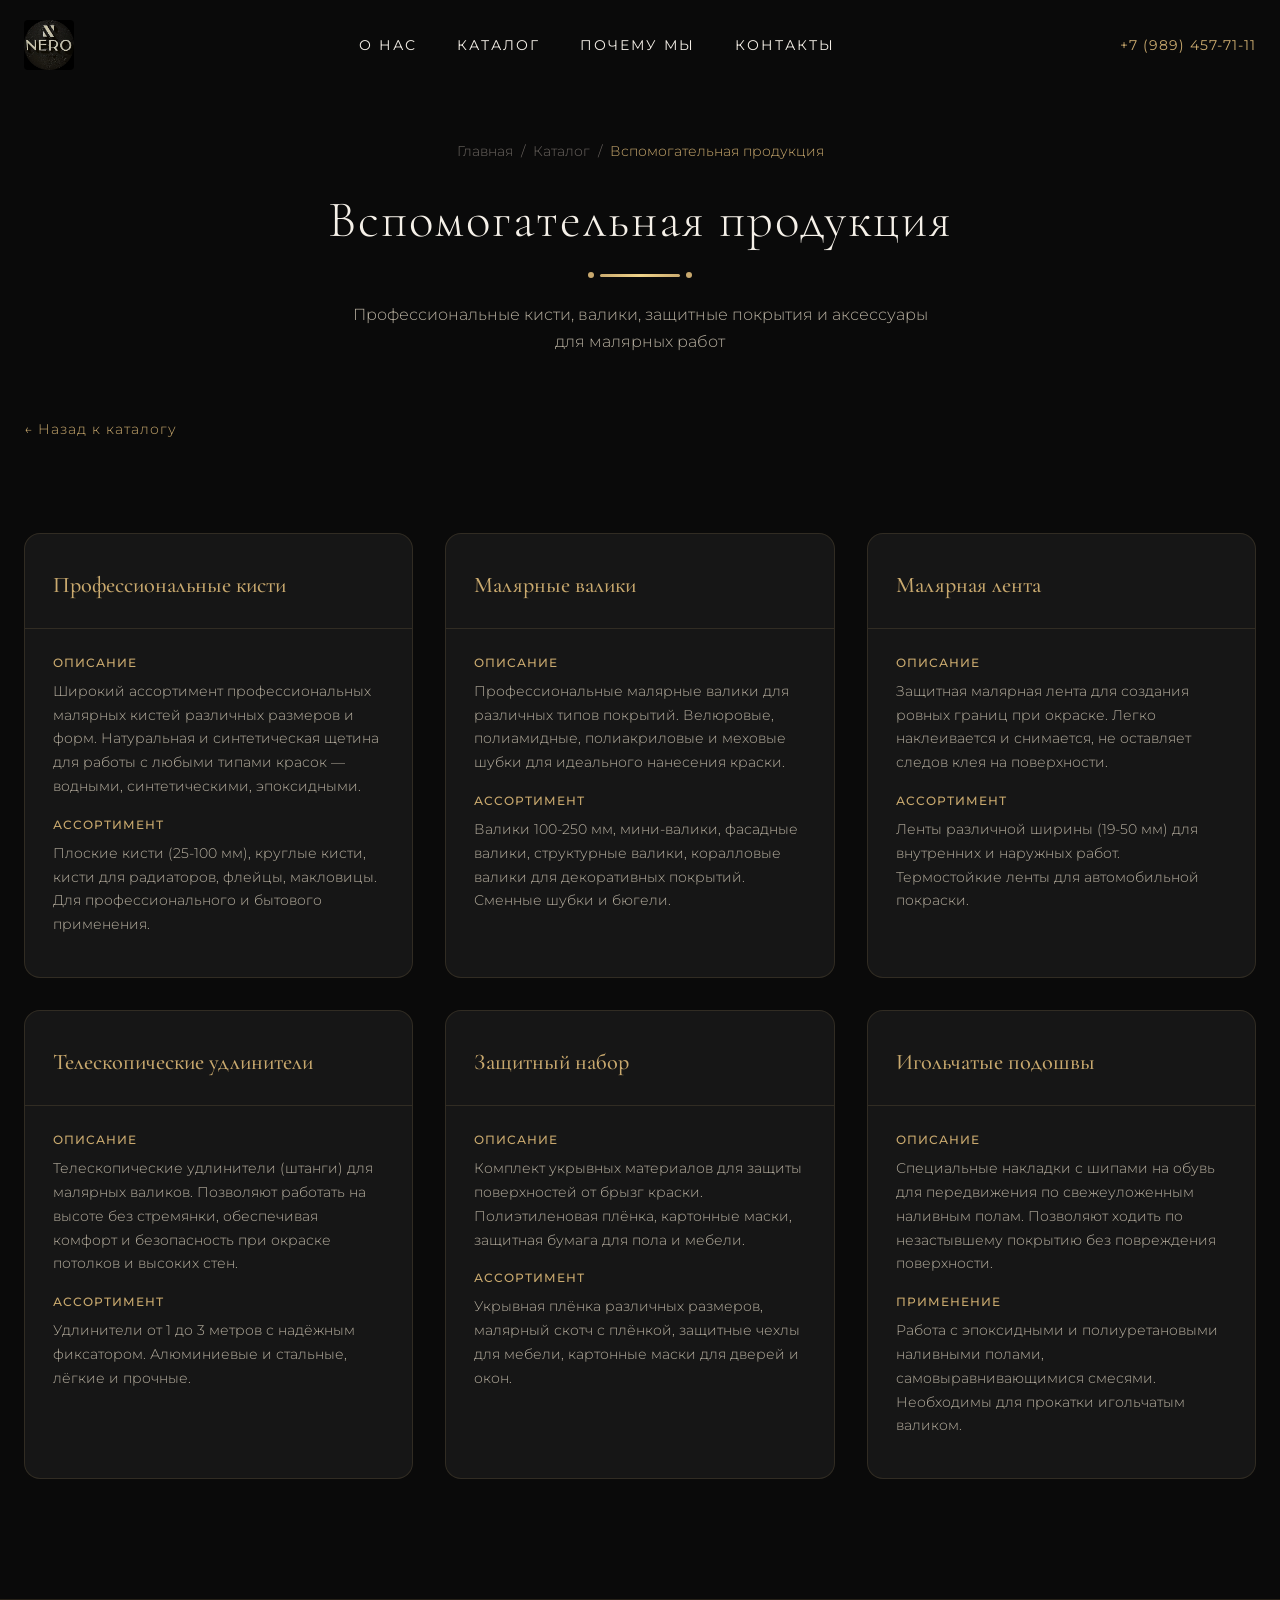
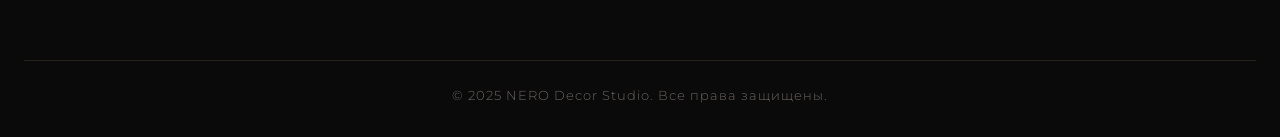
<file: catalog/auxiliary.html>
<!DOCTYPE html>
<html lang="ru">
<head>
    <meta charset="UTF-8">
    <meta name="viewport" content="width=device-width, initial-scale=1.0">
    <title>Вспомогательная продукция — NERO Каталог</title>
    <link rel="preconnect" href="https://fonts.googleapis.com">
    <link rel="preconnect" href="https://fonts.gstatic.com" crossorigin>
    <link href="https://fonts.googleapis.com/css2?family=Cormorant+Garamond:ital,wght@0,300;0,400;0,500;0,600;0,700;1,300;1,400&family=Montserrat:wght@200;300;400;500;600&display=swap" rel="stylesheet">
    <link rel="stylesheet" href="../css/style.css">
</head>
<body>
    <nav id="navbar" class="navbar scrolled"><div class="nav-container"><a href="../index.html" class="nav-logo"><img src="../assets/images/logo/nero-logo.jpg" alt="NERO" class="logo-img"></a><ul class="nav-menu"><li><a href="../index.html#about" class="nav-link">О нас</a></li><li><a href="../index.html#catalog" class="nav-link">Каталог</a></li><li><a href="../index.html#why-us" class="nav-link">Почему мы</a></li><li><a href="../index.html#contacts" class="nav-link">Контакты</a></li></ul><div class="nav-phone"><a href="tel:+79894577111">+7 (989) 457-71-11</a></div><button class="burger" id="burger" aria-label="Меню"><span></span><span></span><span></span></button></div></nav>
    <div class="mobile-menu" id="mobile-menu"><ul class="mobile-nav"><li><a href="../index.html#about" class="mobile-link">О нас</a></li><li><a href="../index.html#catalog" class="mobile-link">Каталог</a></li><li><a href="../index.html#why-us" class="mobile-link">Почему мы</a></li><li><a href="../index.html#contacts" class="mobile-link">Контакты</a></li></ul></div>

    <div class="page-header"><div class="container">
        <div class="breadcrumb"><a href="../index.html">Главная</a><span>/</span><a href="../index.html#catalog">Каталог</a><span>/</span><span class="current">Вспомогательная продукция</span></div>
        <h1 class="section-title">Вспомогательная продукция</h1>
        <div class="title-underline"><span class="brush-stroke"></span></div>
        <p class="section-desc">Профессиональные кисти, валики, защитные покрытия и аксессуары для малярных работ</p>
    </div></div>

    <div class="container">
        <a href="../index.html#catalog" class="back-link">&larr; Назад к каталогу</a>
        <div class="products-grid">

            <div class="product-card"><div class="product-card-header"><h3>Профессиональные кисти</h3></div><div class="product-card-body"><div class="product-detail"><div class="product-detail-label">Описание</div><div class="product-detail-text">Широкий ассортимент профессиональных малярных кистей различных размеров и форм. Натуральная и синтетическая щетина для работы с любыми типами красок — водными, синтетическими, эпоксидными.</div></div><div class="product-detail"><div class="product-detail-label">Ассортимент</div><div class="product-detail-text">Плоские кисти (25-100 мм), круглые кисти, кисти для радиаторов, флейцы, макловицы. Для профессионального и бытового применения.</div></div></div></div>

            <div class="product-card"><div class="product-card-header"><h3>Малярные валики</h3></div><div class="product-card-body"><div class="product-detail"><div class="product-detail-label">Описание</div><div class="product-detail-text">Профессиональные малярные валики для различных типов покрытий. Велюровые, полиамидные, полиакриловые и меховые шубки для идеального нанесения краски.</div></div><div class="product-detail"><div class="product-detail-label">Ассортимент</div><div class="product-detail-text">Валики 100-250 мм, мини-валики, фасадные валики, структурные валики, коралловые валики для декоративных покрытий. Сменные шубки и бюгели.</div></div></div></div>

            <div class="product-card"><div class="product-card-header"><h3>Малярная лента</h3></div><div class="product-card-body"><div class="product-detail"><div class="product-detail-label">Описание</div><div class="product-detail-text">Защитная малярная лента для создания ровных границ при окраске. Легко наклеивается и снимается, не оставляет следов клея на поверхности.</div></div><div class="product-detail"><div class="product-detail-label">Ассортимент</div><div class="product-detail-text">Ленты различной ширины (19-50 мм) для внутренних и наружных работ. Термостойкие ленты для автомобильной покраски.</div></div></div></div>

            <div class="product-card"><div class="product-card-header"><h3>Телескопические удлинители</h3></div><div class="product-card-body"><div class="product-detail"><div class="product-detail-label">Описание</div><div class="product-detail-text">Телескопические удлинители (штанги) для малярных валиков. Позволяют работать на высоте без стремянки, обеспечивая комфорт и безопасность при окраске потолков и высоких стен.</div></div><div class="product-detail"><div class="product-detail-label">Ассортимент</div><div class="product-detail-text">Удлинители от 1 до 3 метров с надёжным фиксатором. Алюминиевые и стальные, лёгкие и прочные.</div></div></div></div>

            <div class="product-card"><div class="product-card-header"><h3>Защитный набор</h3></div><div class="product-card-body"><div class="product-detail"><div class="product-detail-label">Описание</div><div class="product-detail-text">Комплект укрывных материалов для защиты поверхностей от брызг краски. Полиэтиленовая плёнка, картонные маски, защитная бумага для пола и мебели.</div></div><div class="product-detail"><div class="product-detail-label">Ассортимент</div><div class="product-detail-text">Укрывная плёнка различных размеров, малярный скотч с плёнкой, защитные чехлы для мебели, картонные маски для дверей и окон.</div></div></div></div>

            <div class="product-card"><div class="product-card-header"><h3>Игольчатые подошвы</h3></div><div class="product-card-body"><div class="product-detail"><div class="product-detail-label">Описание</div><div class="product-detail-text">Специальные накладки с шипами на обувь для передвижения по свежеуложенным наливным полам. Позволяют ходить по незастывшему покрытию без повреждения поверхности.</div></div><div class="product-detail"><div class="product-detail-label">Применение</div><div class="product-detail-text">Работа с эпоксидными и полиуретановыми наливными полами, самовыравнивающимися смесями. Необходимы для прокатки игольчатым валиком.</div></div></div></div>

        </div>
    </div>

    <footer class="footer"><div class="container"><div class="footer-bottom"><p>&copy; 2025 NERO Decor Studio. Все права защищены.</p></div></div></footer>
    <script src="../js/main.js"></script>
</body>
</html>
</file>
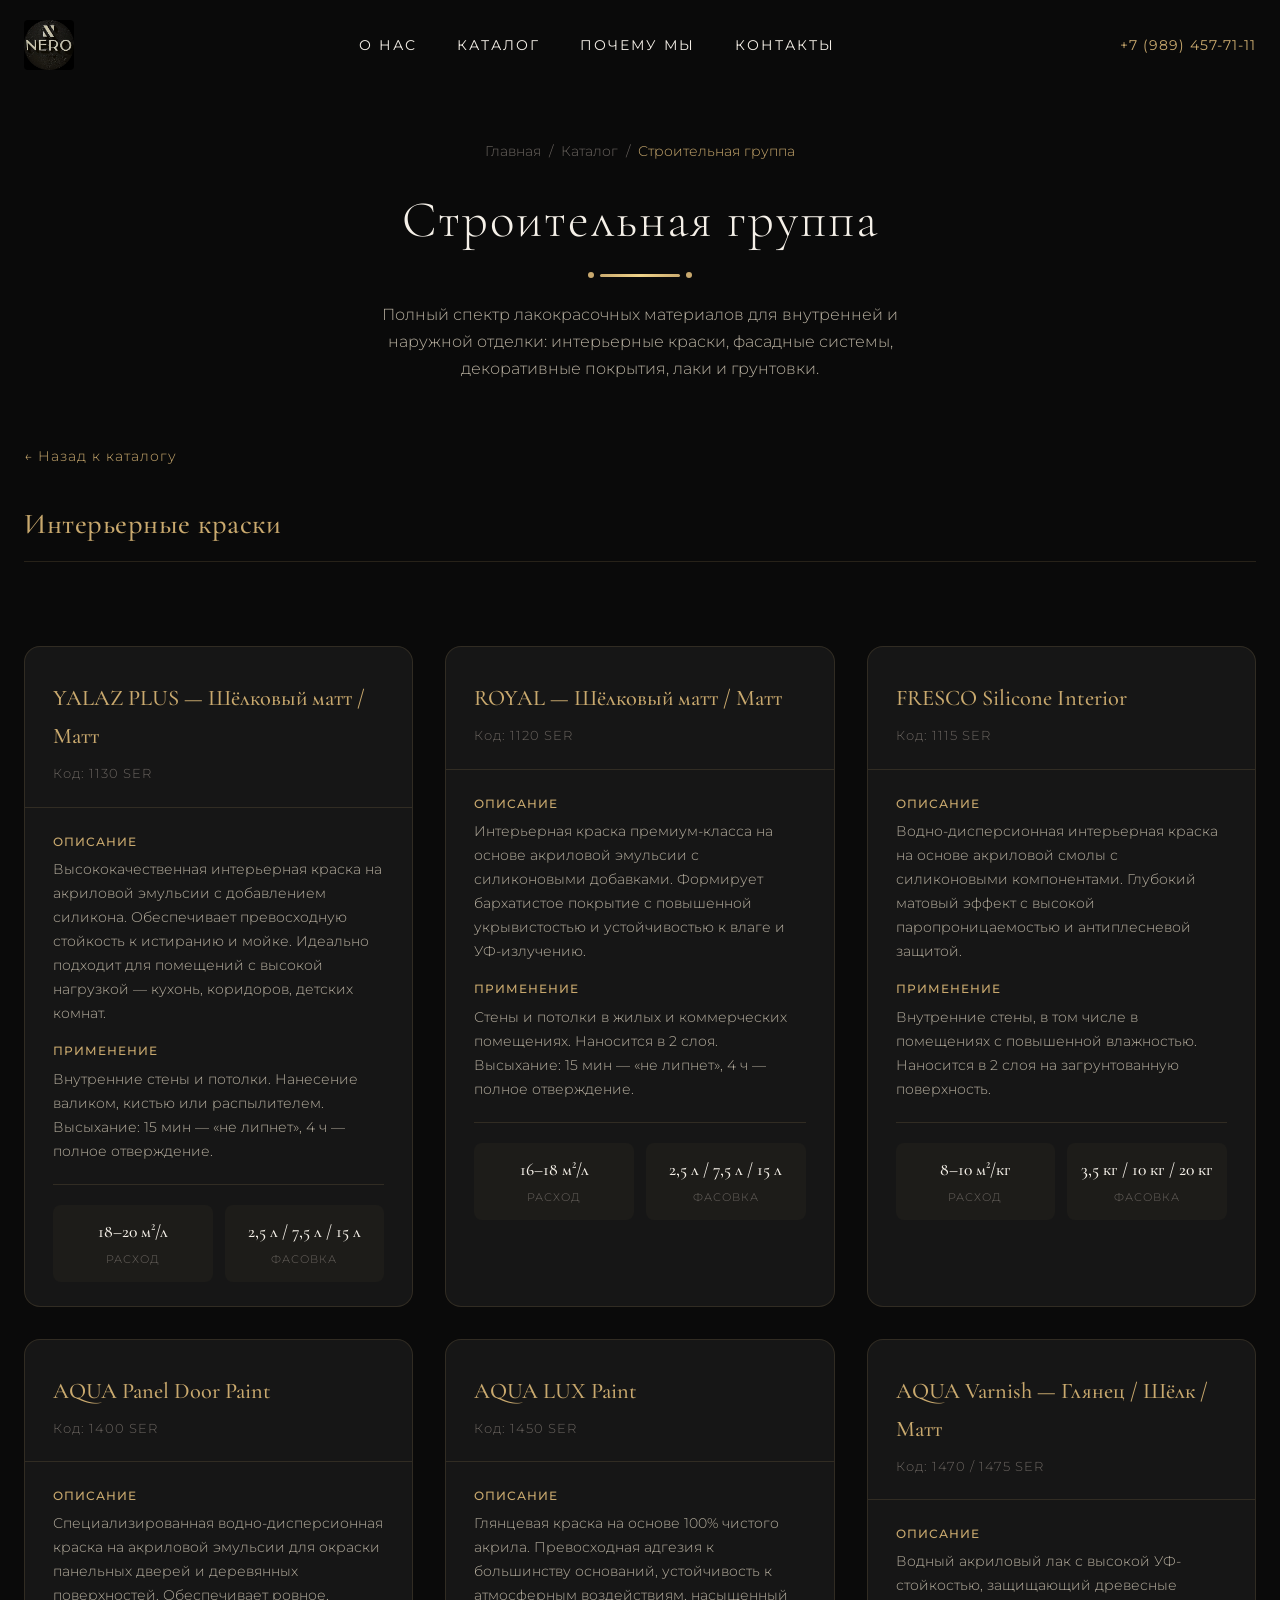
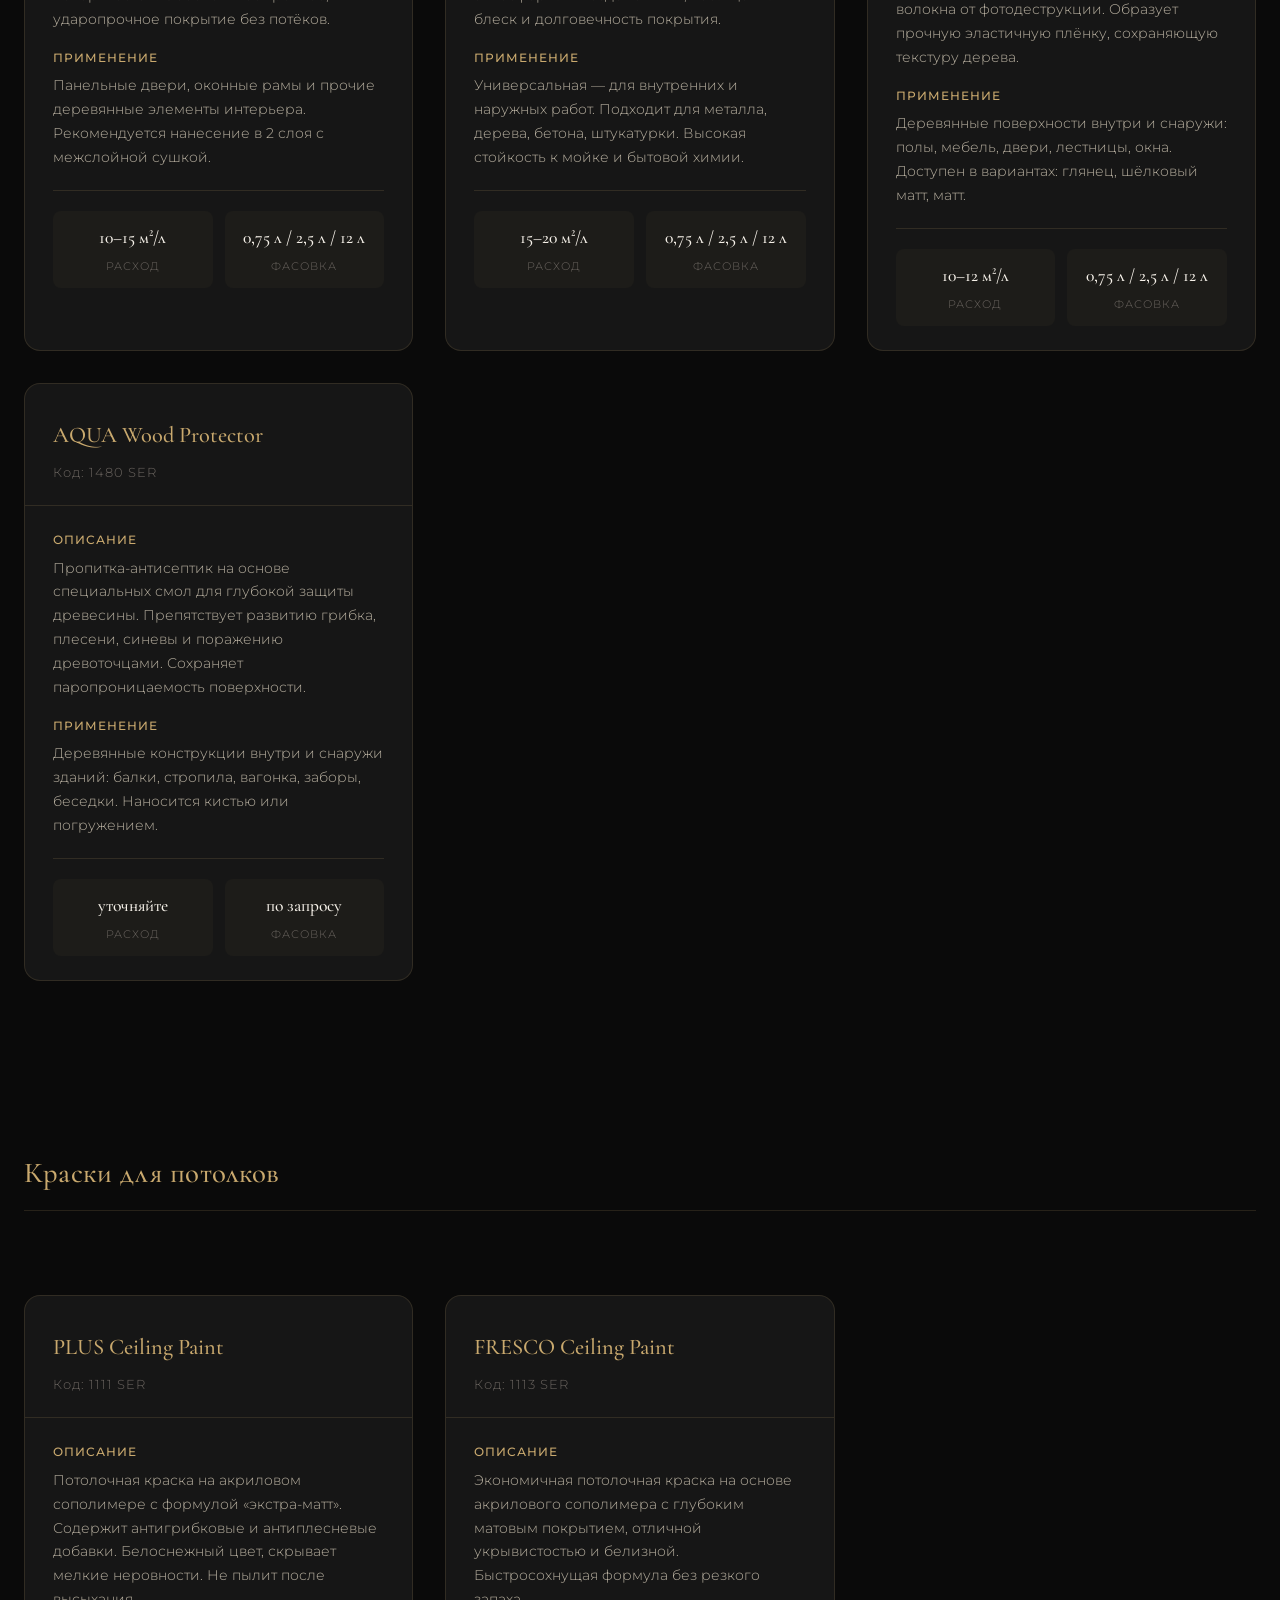
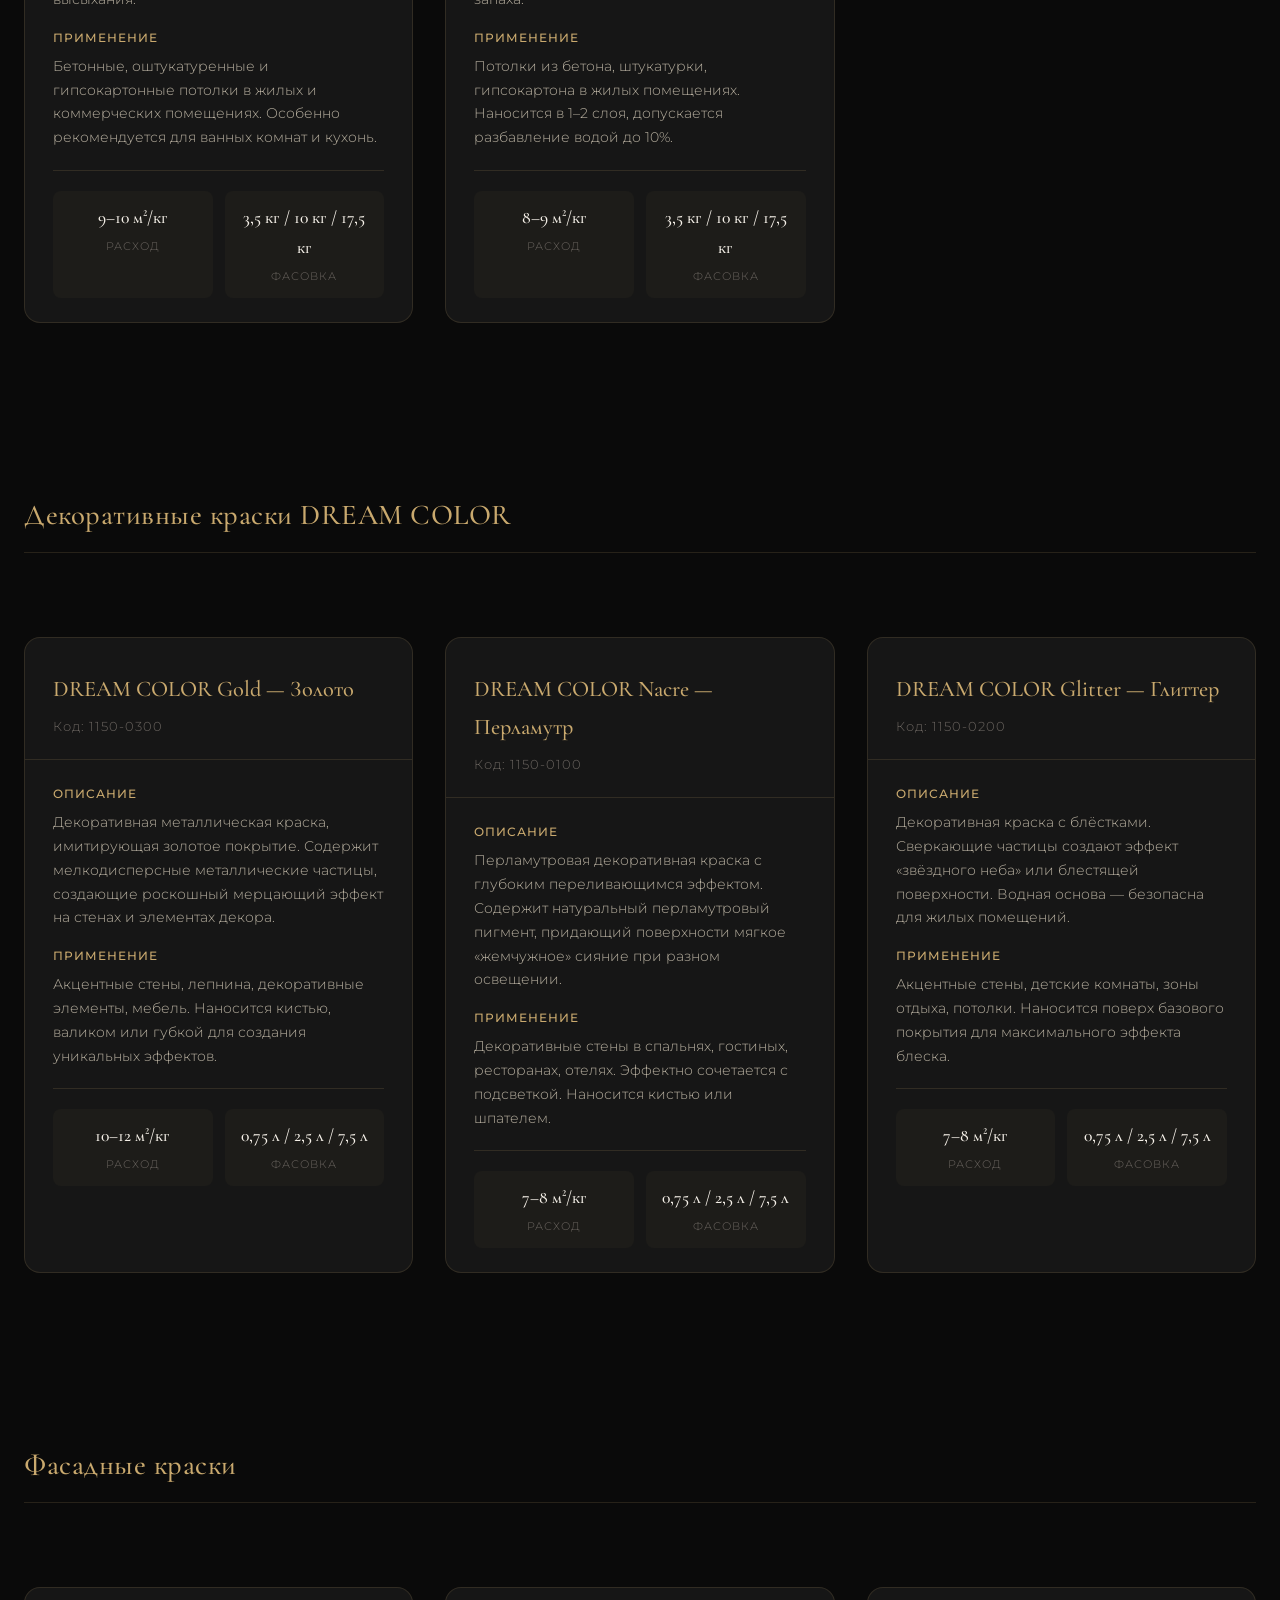
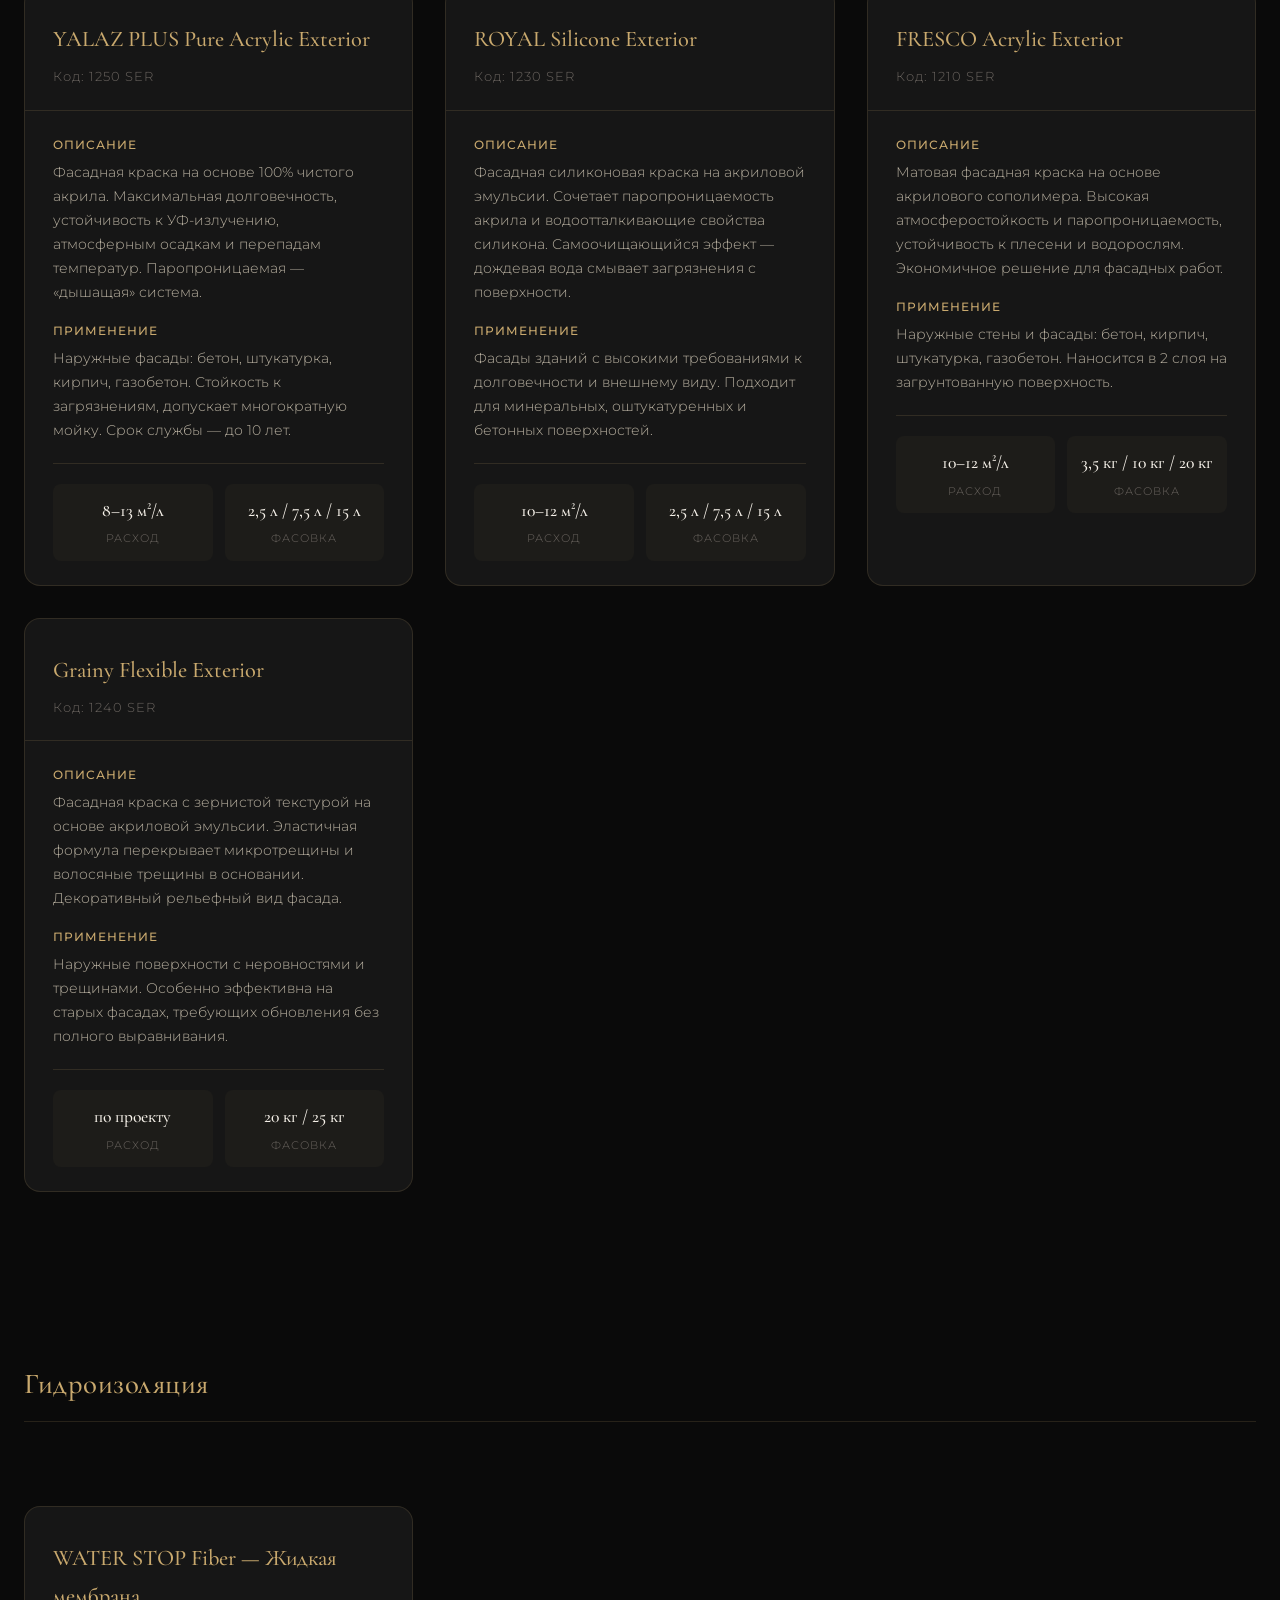
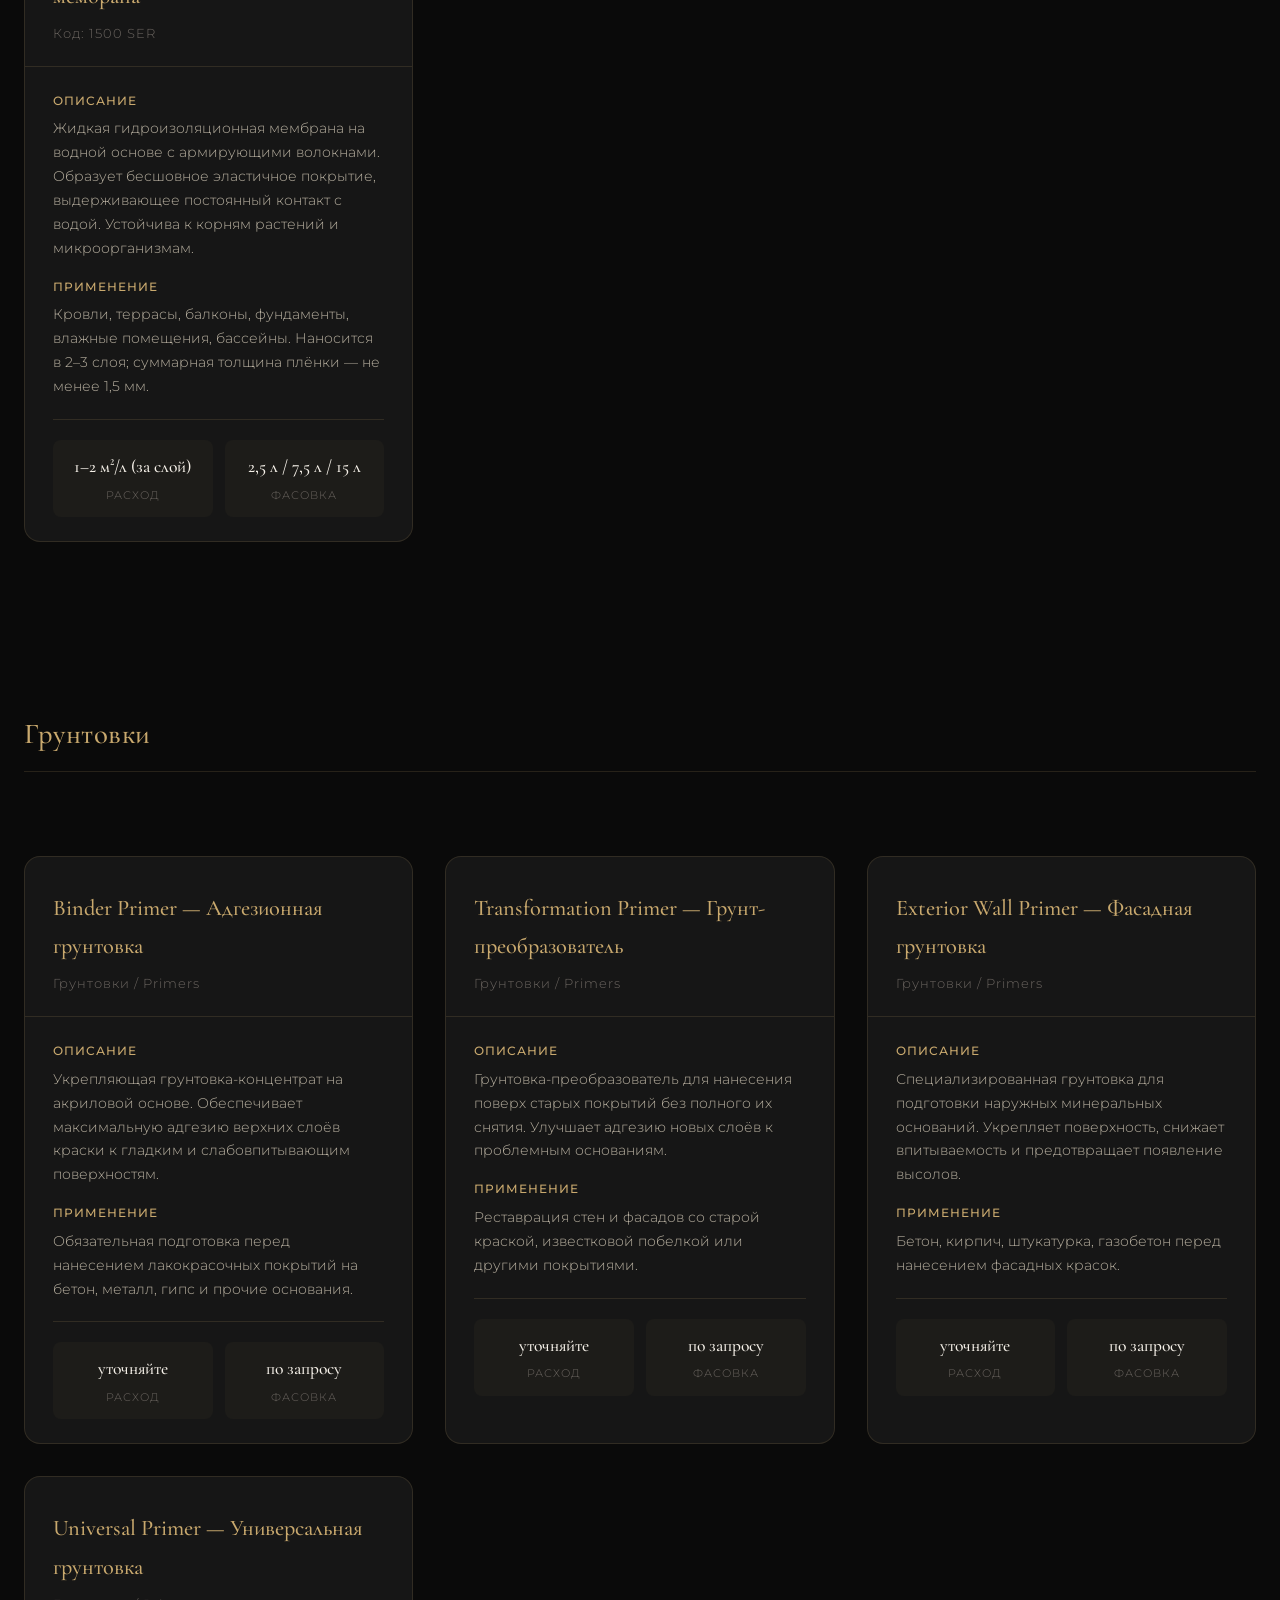
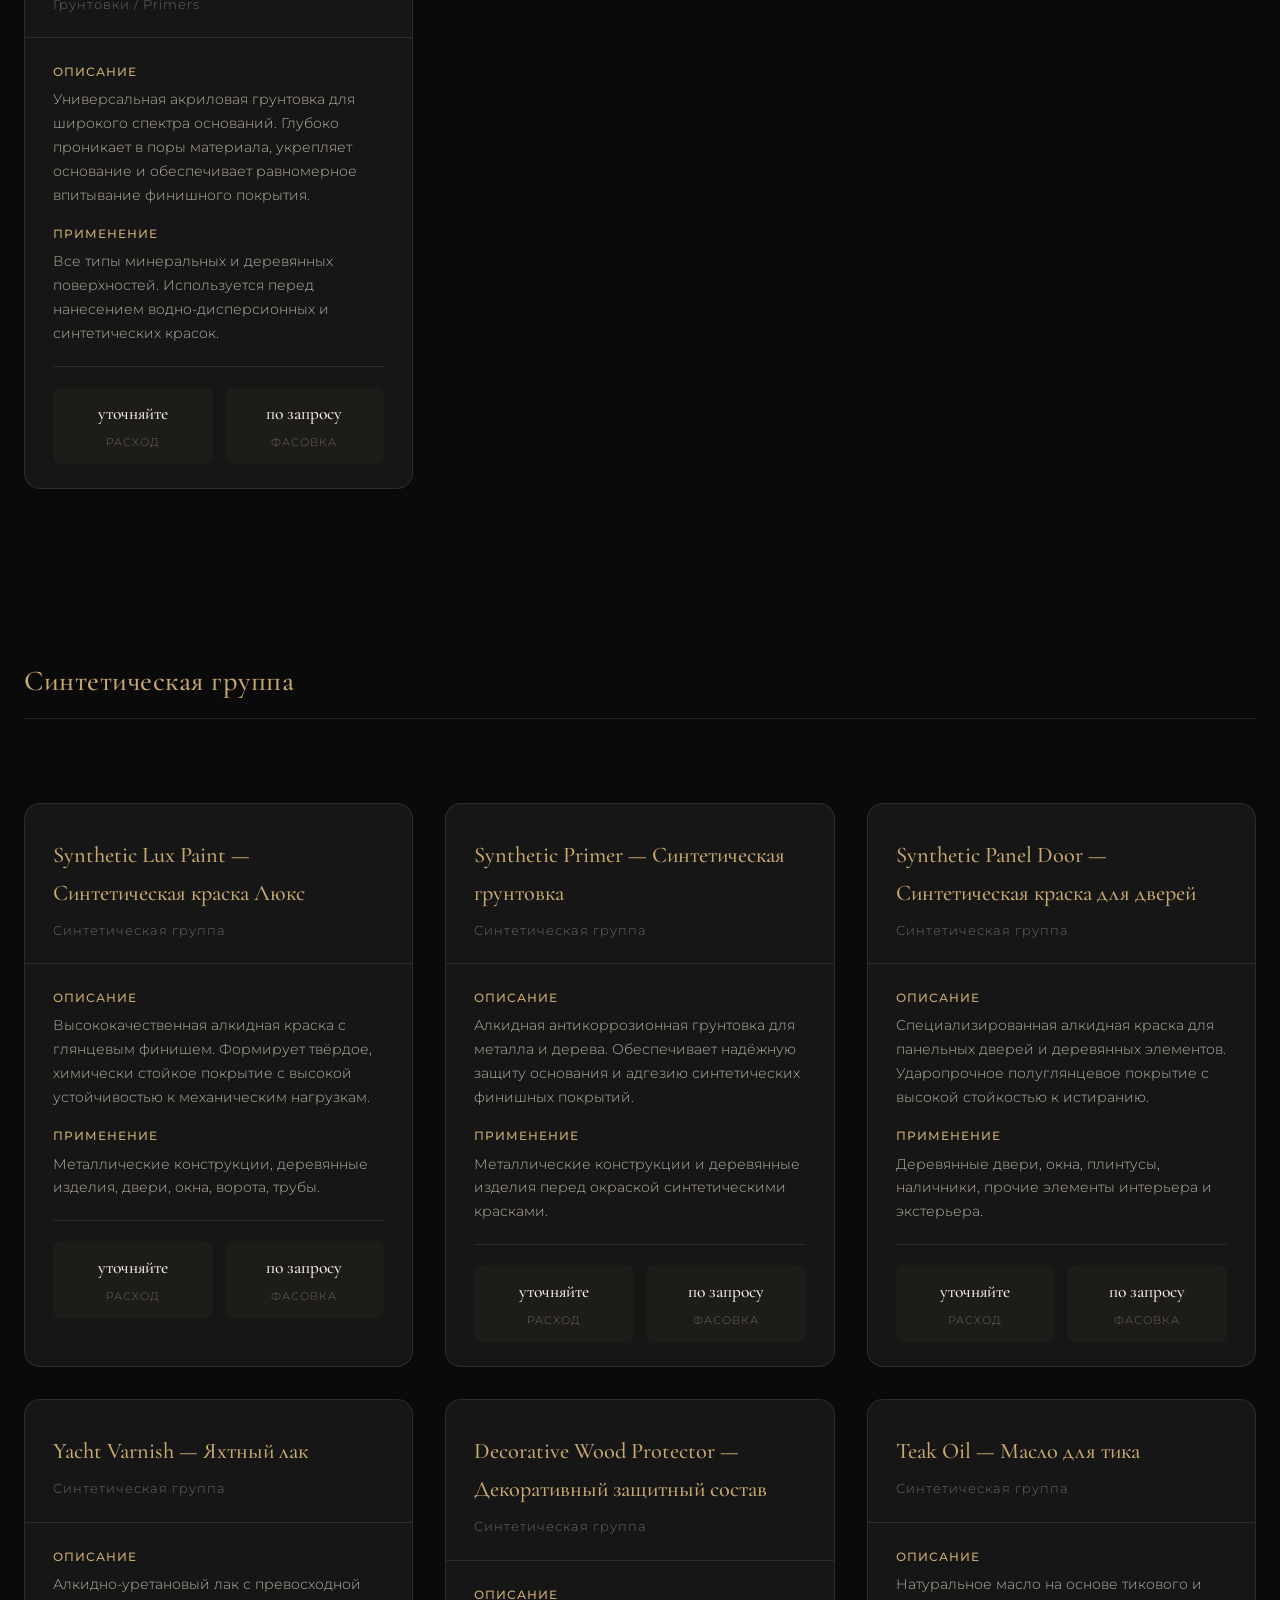
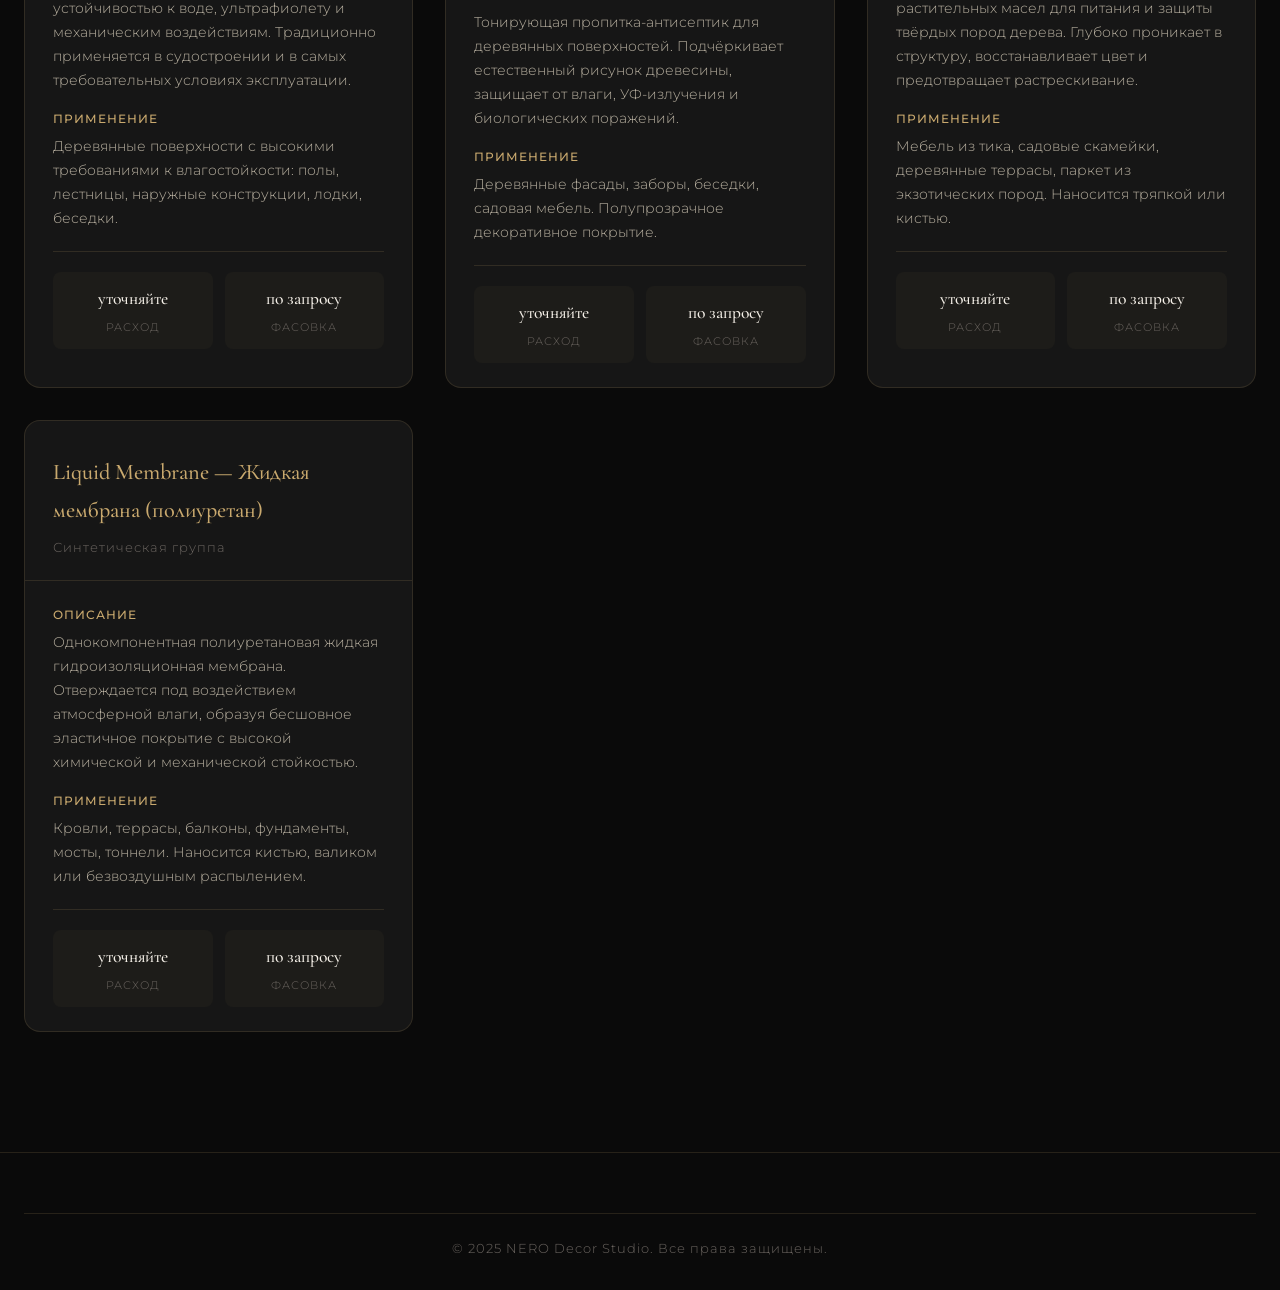
<file: catalog/construction.html>
<!DOCTYPE html>
<html lang="ru">
<head>
    <meta charset="UTF-8">
    <meta name="viewport" content="width=device-width, initial-scale=1.0">
    <title>Строительная группа — NERO Каталог</title>
    <link rel="preconnect" href="https://fonts.googleapis.com">
    <link rel="preconnect" href="https://fonts.gstatic.com" crossorigin>
    <link href="https://fonts.googleapis.com/css2?family=Cormorant+Garamond:ital,wght@0,300;0,400;0,500;0,600;0,700;1,300;1,400&family=Montserrat:wght@200;300;400;500;600&display=swap" rel="stylesheet">
    <link rel="stylesheet" href="../css/style.css">
</head>
<body>

    <!-- Navigation -->
    <nav id="navbar" class="navbar scrolled">
        <div class="nav-container">
            <a href="../index.html" class="nav-logo">
                <img src="../assets/images/logo/nero-logo.jpg" alt="NERO Logo" class="logo-img">
            </a>
            <ul class="nav-menu">
                <li><a href="../index.html#about" class="nav-link">О нас</a></li>
                <li><a href="../index.html#catalog" class="nav-link">Каталог</a></li>
                <li><a href="../index.html#why-us" class="nav-link">Почему мы</a></li>
                <li><a href="../index.html#contacts" class="nav-link">Контакты</a></li>
            </ul>
            <div class="nav-phone">
                <a href="tel:+79894577111">+7 (989) 457-71-11</a>
            </div>
            <button class="burger" id="burger" aria-label="Меню">
                <span></span><span></span><span></span>
            </button>
        </div>
    </nav>
    <div class="mobile-menu" id="mobile-menu">
        <ul class="mobile-nav">
            <li><a href="../index.html#about" class="mobile-link">О нас</a></li>
            <li><a href="../index.html#catalog" class="mobile-link">Каталог</a></li>
            <li><a href="../index.html#why-us" class="mobile-link">Почему мы</a></li>
            <li><a href="../index.html#contacts" class="mobile-link">Контакты</a></li>
        </ul>
    </div>

    <!-- Page Header -->
    <div class="page-header">
        <div class="container">
            <div class="breadcrumb">
                <a href="../index.html">Главная</a>
                <span>/</span>
                <a href="../index.html#catalog">Каталог</a>
                <span>/</span>
                <span class="current">Строительная группа</span>
            </div>
            <h1 class="section-title">Строительная группа</h1>
            <div class="title-underline"><span class="brush-stroke"></span></div>
            <p class="section-desc">Полный спектр лакокрасочных материалов для внутренней и наружной отделки: интерьерные краски, фасадные системы, декоративные покрытия, лаки и грунтовки.</p>
        </div>
    </div>

    <div class="container">
        <a href="../index.html#catalog" class="back-link">&larr; Назад к каталогу</a>

        <!-- ===== INTERIOR PAINTS ===== -->
        <h2 class="catalog-group-title">Интерьерные краски</h2>
        <div class="products-grid">

            <div class="product-card">
                <div class="product-card-header">
                    <h3>YALAZ PLUS — Шёлковый матт / Матт</h3>
                    <span class="product-code">Код: 1130 SER</span>
                </div>
                <div class="product-card-body">
                    <div class="product-detail">
                        <div class="product-detail-label">Описание</div>
                        <div class="product-detail-text">Высококачественная интерьерная краска на акриловой эмульсии с добавлением силикона. Обеспечивает превосходную стойкость к истиранию и мойке. Идеально подходит для помещений с высокой нагрузкой — кухонь, коридоров, детских комнат.</div>
                    </div>
                    <div class="product-detail">
                        <div class="product-detail-label">Применение</div>
                        <div class="product-detail-text">Внутренние стены и потолки. Нанесение валиком, кистью или распылителем. Высыхание: 15 мин — «не липнет», 4 ч — полное отверждение.</div>
                    </div>
                    <div class="product-specs">
                        <div class="product-spec">
                            <div class="product-spec-value">18–20 м²/л</div>
                            <div class="product-spec-label">Расход</div>
                        </div>
                        <div class="product-spec">
                            <div class="product-spec-value">2,5 л / 7,5 л / 15 л</div>
                            <div class="product-spec-label">Фасовка</div>
                        </div>
                    </div>
                </div>
            </div>

            <div class="product-card">
                <div class="product-card-header">
                    <h3>ROYAL — Шёлковый матт / Матт</h3>
                    <span class="product-code">Код: 1120 SER</span>
                </div>
                <div class="product-card-body">
                    <div class="product-detail">
                        <div class="product-detail-label">Описание</div>
                        <div class="product-detail-text">Интерьерная краска премиум-класса на основе акриловой эмульсии с силиконовыми добавками. Формирует бархатистое покрытие с повышенной укрывистостью и устойчивостью к влаге и УФ-излучению.</div>
                    </div>
                    <div class="product-detail">
                        <div class="product-detail-label">Применение</div>
                        <div class="product-detail-text">Стены и потолки в жилых и коммерческих помещениях. Наносится в 2 слоя. Высыхание: 15 мин — «не липнет», 4 ч — полное отверждение.</div>
                    </div>
                    <div class="product-specs">
                        <div class="product-spec">
                            <div class="product-spec-value">16–18 м²/л</div>
                            <div class="product-spec-label">Расход</div>
                        </div>
                        <div class="product-spec">
                            <div class="product-spec-value">2,5 л / 7,5 л / 15 л</div>
                            <div class="product-spec-label">Фасовка</div>
                        </div>
                    </div>
                </div>
            </div>

            <div class="product-card">
                <div class="product-card-header">
                    <h3>FRESCO Silicone Interior</h3>
                    <span class="product-code">Код: 1115 SER</span>
                </div>
                <div class="product-card-body">
                    <div class="product-detail">
                        <div class="product-detail-label">Описание</div>
                        <div class="product-detail-text">Водно-дисперсионная интерьерная краска на основе акриловой смолы с силиконовыми компонентами. Глубокий матовый эффект с высокой паропроницаемостью и антиплесневой защитой.</div>
                    </div>
                    <div class="product-detail">
                        <div class="product-detail-label">Применение</div>
                        <div class="product-detail-text">Внутренние стены, в том числе в помещениях с повышенной влажностью. Наносится в 2 слоя на загрунтованную поверхность.</div>
                    </div>
                    <div class="product-specs">
                        <div class="product-spec">
                            <div class="product-spec-value">8–10 м²/кг</div>
                            <div class="product-spec-label">Расход</div>
                        </div>
                        <div class="product-spec">
                            <div class="product-spec-value">3,5 кг / 10 кг / 20 кг</div>
                            <div class="product-spec-label">Фасовка</div>
                        </div>
                    </div>
                </div>
            </div>

            <div class="product-card">
                <div class="product-card-header">
                    <h3>AQUA Panel Door Paint</h3>
                    <span class="product-code">Код: 1400 SER</span>
                </div>
                <div class="product-card-body">
                    <div class="product-detail">
                        <div class="product-detail-label">Описание</div>
                        <div class="product-detail-text">Специализированная водно-дисперсионная краска на акриловой эмульсии для окраски панельных дверей и деревянных поверхностей. Обеспечивает ровное, ударопрочное покрытие без потёков.</div>
                    </div>
                    <div class="product-detail">
                        <div class="product-detail-label">Применение</div>
                        <div class="product-detail-text">Панельные двери, оконные рамы и прочие деревянные элементы интерьера. Рекомендуется нанесение в 2 слоя с межслойной сушкой.</div>
                    </div>
                    <div class="product-specs">
                        <div class="product-spec">
                            <div class="product-spec-value">10–15 м²/л</div>
                            <div class="product-spec-label">Расход</div>
                        </div>
                        <div class="product-spec">
                            <div class="product-spec-value">0,75 л / 2,5 л / 12 л</div>
                            <div class="product-spec-label">Фасовка</div>
                        </div>
                    </div>
                </div>
            </div>

            <div class="product-card">
                <div class="product-card-header">
                    <h3>AQUA LUX Paint</h3>
                    <span class="product-code">Код: 1450 SER</span>
                </div>
                <div class="product-card-body">
                    <div class="product-detail">
                        <div class="product-detail-label">Описание</div>
                        <div class="product-detail-text">Глянцевая краска на основе 100% чистого акрила. Превосходная адгезия к большинству оснований, устойчивость к атмосферным воздействиям, насыщенный блеск и долговечность покрытия.</div>
                    </div>
                    <div class="product-detail">
                        <div class="product-detail-label">Применение</div>
                        <div class="product-detail-text">Универсальная — для внутренних и наружных работ. Подходит для металла, дерева, бетона, штукатурки. Высокая стойкость к мойке и бытовой химии.</div>
                    </div>
                    <div class="product-specs">
                        <div class="product-spec">
                            <div class="product-spec-value">15–20 м²/л</div>
                            <div class="product-spec-label">Расход</div>
                        </div>
                        <div class="product-spec">
                            <div class="product-spec-value">0,75 л / 2,5 л / 12 л</div>
                            <div class="product-spec-label">Фасовка</div>
                        </div>
                    </div>
                </div>
            </div>

            <div class="product-card">
                <div class="product-card-header">
                    <h3>AQUA Varnish — Глянец / Шёлк / Матт</h3>
                    <span class="product-code">Код: 1470 / 1475 SER</span>
                </div>
                <div class="product-card-body">
                    <div class="product-detail">
                        <div class="product-detail-label">Описание</div>
                        <div class="product-detail-text">Водный акриловый лак с высокой УФ-стойкостью, защищающий древесные волокна от фотодеструкции. Образует прочную эластичную плёнку, сохраняющую текстуру дерева.</div>
                    </div>
                    <div class="product-detail">
                        <div class="product-detail-label">Применение</div>
                        <div class="product-detail-text">Деревянные поверхности внутри и снаружи: полы, мебель, двери, лестницы, окна. Доступен в вариантах: глянец, шёлковый матт, матт.</div>
                    </div>
                    <div class="product-specs">
                        <div class="product-spec">
                            <div class="product-spec-value">10–12 м²/л</div>
                            <div class="product-spec-label">Расход</div>
                        </div>
                        <div class="product-spec">
                            <div class="product-spec-value">0,75 л / 2,5 л / 12 л</div>
                            <div class="product-spec-label">Фасовка</div>
                        </div>
                    </div>
                </div>
            </div>

            <div class="product-card">
                <div class="product-card-header">
                    <h3>AQUA Wood Protector</h3>
                    <span class="product-code">Код: 1480 SER</span>
                </div>
                <div class="product-card-body">
                    <div class="product-detail">
                        <div class="product-detail-label">Описание</div>
                        <div class="product-detail-text">Пропитка-антисептик на основе специальных смол для глубокой защиты древесины. Препятствует развитию грибка, плесени, синевы и поражению древоточцами. Сохраняет паропроницаемость поверхности.</div>
                    </div>
                    <div class="product-detail">
                        <div class="product-detail-label">Применение</div>
                        <div class="product-detail-text">Деревянные конструкции внутри и снаружи зданий: балки, стропила, вагонка, заборы, беседки. Наносится кистью или погружением.</div>
                    </div>
                    <div class="product-specs">
                        <div class="product-spec">
                            <div class="product-spec-value">уточняйте</div>
                            <div class="product-spec-label">Расход</div>
                        </div>
                        <div class="product-spec">
                            <div class="product-spec-value">по запросу</div>
                            <div class="product-spec-label">Фасовка</div>
                        </div>
                    </div>
                </div>
            </div>

        </div>

        <!-- ===== CEILING PAINTS ===== -->
        <h2 class="catalog-group-title">Краски для потолков</h2>
        <div class="products-grid">

            <div class="product-card">
                <div class="product-card-header">
                    <h3>PLUS Ceiling Paint</h3>
                    <span class="product-code">Код: 1111 SER</span>
                </div>
                <div class="product-card-body">
                    <div class="product-detail">
                        <div class="product-detail-label">Описание</div>
                        <div class="product-detail-text">Потолочная краска на акриловом сополимере с формулой «экстра-матт». Содержит антигрибковые и антиплесневые добавки. Белоснежный цвет, скрывает мелкие неровности. Не пылит после высыхания.</div>
                    </div>
                    <div class="product-detail">
                        <div class="product-detail-label">Применение</div>
                        <div class="product-detail-text">Бетонные, оштукатуренные и гипсокартонные потолки в жилых и коммерческих помещениях. Особенно рекомендуется для ванных комнат и кухонь.</div>
                    </div>
                    <div class="product-specs">
                        <div class="product-spec">
                            <div class="product-spec-value">9–10 м²/кг</div>
                            <div class="product-spec-label">Расход</div>
                        </div>
                        <div class="product-spec">
                            <div class="product-spec-value">3,5 кг / 10 кг / 17,5 кг</div>
                            <div class="product-spec-label">Фасовка</div>
                        </div>
                    </div>
                </div>
            </div>

            <div class="product-card">
                <div class="product-card-header">
                    <h3>FRESCO Ceiling Paint</h3>
                    <span class="product-code">Код: 1113 SER</span>
                </div>
                <div class="product-card-body">
                    <div class="product-detail">
                        <div class="product-detail-label">Описание</div>
                        <div class="product-detail-text">Экономичная потолочная краска на основе акрилового сополимера с глубоким матовым покрытием, отличной укрывистостью и белизной. Быстросохнущая формула без резкого запаха.</div>
                    </div>
                    <div class="product-detail">
                        <div class="product-detail-label">Применение</div>
                        <div class="product-detail-text">Потолки из бетона, штукатурки, гипсокартона в жилых помещениях. Наносится в 1–2 слоя, допускается разбавление водой до 10%.</div>
                    </div>
                    <div class="product-specs">
                        <div class="product-spec">
                            <div class="product-spec-value">8–9 м²/кг</div>
                            <div class="product-spec-label">Расход</div>
                        </div>
                        <div class="product-spec">
                            <div class="product-spec-value">3,5 кг / 10 кг / 17,5 кг</div>
                            <div class="product-spec-label">Фасовка</div>
                        </div>
                    </div>
                </div>
            </div>

        </div>

        <!-- ===== DECORATIVE PAINTS ===== -->
        <h2 class="catalog-group-title">Декоративные краски DREAM COLOR</h2>
        <div class="products-grid">

            <div class="product-card">
                <div class="product-card-header">
                    <h3>DREAM COLOR Gold — Золото</h3>
                    <span class="product-code">Код: 1150-0300</span>
                </div>
                <div class="product-card-body">
                    <div class="product-detail">
                        <div class="product-detail-label">Описание</div>
                        <div class="product-detail-text">Декоративная металлическая краска, имитирующая золотое покрытие. Содержит мелкодисперсные металлические частицы, создающие роскошный мерцающий эффект на стенах и элементах декора.</div>
                    </div>
                    <div class="product-detail">
                        <div class="product-detail-label">Применение</div>
                        <div class="product-detail-text">Акцентные стены, лепнина, декоративные элементы, мебель. Наносится кистью, валиком или губкой для создания уникальных эффектов.</div>
                    </div>
                    <div class="product-specs">
                        <div class="product-spec">
                            <div class="product-spec-value">10–12 м²/кг</div>
                            <div class="product-spec-label">Расход</div>
                        </div>
                        <div class="product-spec">
                            <div class="product-spec-value">0,75 л / 2,5 л / 7,5 л</div>
                            <div class="product-spec-label">Фасовка</div>
                        </div>
                    </div>
                </div>
            </div>

            <div class="product-card">
                <div class="product-card-header">
                    <h3>DREAM COLOR Nacre — Перламутр</h3>
                    <span class="product-code">Код: 1150-0100</span>
                </div>
                <div class="product-card-body">
                    <div class="product-detail">
                        <div class="product-detail-label">Описание</div>
                        <div class="product-detail-text">Перламутровая декоративная краска с глубоким переливающимся эффектом. Содержит натуральный перламутровый пигмент, придающий поверхности мягкое «жемчужное» сияние при разном освещении.</div>
                    </div>
                    <div class="product-detail">
                        <div class="product-detail-label">Применение</div>
                        <div class="product-detail-text">Декоративные стены в спальнях, гостиных, ресторанах, отелях. Эффектно сочетается с подсветкой. Наносится кистью или шпателем.</div>
                    </div>
                    <div class="product-specs">
                        <div class="product-spec">
                            <div class="product-spec-value">7–8 м²/кг</div>
                            <div class="product-spec-label">Расход</div>
                        </div>
                        <div class="product-spec">
                            <div class="product-spec-value">0,75 л / 2,5 л / 7,5 л</div>
                            <div class="product-spec-label">Фасовка</div>
                        </div>
                    </div>
                </div>
            </div>

            <div class="product-card">
                <div class="product-card-header">
                    <h3>DREAM COLOR Glitter — Глиттер</h3>
                    <span class="product-code">Код: 1150-0200</span>
                </div>
                <div class="product-card-body">
                    <div class="product-detail">
                        <div class="product-detail-label">Описание</div>
                        <div class="product-detail-text">Декоративная краска с блёстками. Сверкающие частицы создают эффект «звёздного неба» или блестящей поверхности. Водная основа — безопасна для жилых помещений.</div>
                    </div>
                    <div class="product-detail">
                        <div class="product-detail-label">Применение</div>
                        <div class="product-detail-text">Акцентные стены, детские комнаты, зоны отдыха, потолки. Наносится поверх базового покрытия для максимального эффекта блеска.</div>
                    </div>
                    <div class="product-specs">
                        <div class="product-spec">
                            <div class="product-spec-value">7–8 м²/кг</div>
                            <div class="product-spec-label">Расход</div>
                        </div>
                        <div class="product-spec">
                            <div class="product-spec-value">0,75 л / 2,5 л / 7,5 л</div>
                            <div class="product-spec-label">Фасовка</div>
                        </div>
                    </div>
                </div>
            </div>

        </div>

        <!-- ===== EXTERIOR PAINTS ===== -->
        <h2 class="catalog-group-title">Фасадные краски</h2>
        <div class="products-grid">

            <div class="product-card">
                <div class="product-card-header">
                    <h3>YALAZ PLUS Pure Acrylic Exterior</h3>
                    <span class="product-code">Код: 1250 SER</span>
                </div>
                <div class="product-card-body">
                    <div class="product-detail">
                        <div class="product-detail-label">Описание</div>
                        <div class="product-detail-text">Фасадная краска на основе 100% чистого акрила. Максимальная долговечность, устойчивость к УФ-излучению, атмосферным осадкам и перепадам температур. Паропроницаемая — «дышащая» система.</div>
                    </div>
                    <div class="product-detail">
                        <div class="product-detail-label">Применение</div>
                        <div class="product-detail-text">Наружные фасады: бетон, штукатурка, кирпич, газобетон. Стойкость к загрязнениям, допускает многократную мойку. Срок службы — до 10 лет.</div>
                    </div>
                    <div class="product-specs">
                        <div class="product-spec">
                            <div class="product-spec-value">8–13 м²/л</div>
                            <div class="product-spec-label">Расход</div>
                        </div>
                        <div class="product-spec">
                            <div class="product-spec-value">2,5 л / 7,5 л / 15 л</div>
                            <div class="product-spec-label">Фасовка</div>
                        </div>
                    </div>
                </div>
            </div>

            <div class="product-card">
                <div class="product-card-header">
                    <h3>ROYAL Silicone Exterior</h3>
                    <span class="product-code">Код: 1230 SER</span>
                </div>
                <div class="product-card-body">
                    <div class="product-detail">
                        <div class="product-detail-label">Описание</div>
                        <div class="product-detail-text">Фасадная силиконовая краска на акриловой эмульсии. Сочетает паропроницаемость акрила и водоотталкивающие свойства силикона. Самоочищающийся эффект — дождевая вода смывает загрязнения с поверхности.</div>
                    </div>
                    <div class="product-detail">
                        <div class="product-detail-label">Применение</div>
                        <div class="product-detail-text">Фасады зданий с высокими требованиями к долговечности и внешнему виду. Подходит для минеральных, оштукатуренных и бетонных поверхностей.</div>
                    </div>
                    <div class="product-specs">
                        <div class="product-spec">
                            <div class="product-spec-value">10–12 м²/л</div>
                            <div class="product-spec-label">Расход</div>
                        </div>
                        <div class="product-spec">
                            <div class="product-spec-value">2,5 л / 7,5 л / 15 л</div>
                            <div class="product-spec-label">Фасовка</div>
                        </div>
                    </div>
                </div>
            </div>

            <div class="product-card">
                <div class="product-card-header">
                    <h3>FRESCO Acrylic Exterior</h3>
                    <span class="product-code">Код: 1210 SER</span>
                </div>
                <div class="product-card-body">
                    <div class="product-detail">
                        <div class="product-detail-label">Описание</div>
                        <div class="product-detail-text">Матовая фасадная краска на основе акрилового сополимера. Высокая атмосферостойкость и паропроницаемость, устойчивость к плесени и водорослям. Экономичное решение для фасадных работ.</div>
                    </div>
                    <div class="product-detail">
                        <div class="product-detail-label">Применение</div>
                        <div class="product-detail-text">Наружные стены и фасады: бетон, кирпич, штукатурка, газобетон. Наносится в 2 слоя на загрунтованную поверхность.</div>
                    </div>
                    <div class="product-specs">
                        <div class="product-spec">
                            <div class="product-spec-value">10–12 м²/л</div>
                            <div class="product-spec-label">Расход</div>
                        </div>
                        <div class="product-spec">
                            <div class="product-spec-value">3,5 кг / 10 кг / 20 кг</div>
                            <div class="product-spec-label">Фасовка</div>
                        </div>
                    </div>
                </div>
            </div>

            <div class="product-card">
                <div class="product-card-header">
                    <h3>Grainy Flexible Exterior</h3>
                    <span class="product-code">Код: 1240 SER</span>
                </div>
                <div class="product-card-body">
                    <div class="product-detail">
                        <div class="product-detail-label">Описание</div>
                        <div class="product-detail-text">Фасадная краска с зернистой текстурой на основе акриловой эмульсии. Эластичная формула перекрывает микротрещины и волосяные трещины в основании. Декоративный рельефный вид фасада.</div>
                    </div>
                    <div class="product-detail">
                        <div class="product-detail-label">Применение</div>
                        <div class="product-detail-text">Наружные поверхности с неровностями и трещинами. Особенно эффективна на старых фасадах, требующих обновления без полного выравнивания.</div>
                    </div>
                    <div class="product-specs">
                        <div class="product-spec">
                            <div class="product-spec-value">по проекту</div>
                            <div class="product-spec-label">Расход</div>
                        </div>
                        <div class="product-spec">
                            <div class="product-spec-value">20 кг / 25 кг</div>
                            <div class="product-spec-label">Фасовка</div>
                        </div>
                    </div>
                </div>
            </div>

        </div>

        <!-- ===== WATERPROOFING ===== -->
        <h2 class="catalog-group-title">Гидроизоляция</h2>
        <div class="products-grid">

            <div class="product-card">
                <div class="product-card-header">
                    <h3>WATER STOP Fiber — Жидкая мембрана</h3>
                    <span class="product-code">Код: 1500 SER</span>
                </div>
                <div class="product-card-body">
                    <div class="product-detail">
                        <div class="product-detail-label">Описание</div>
                        <div class="product-detail-text">Жидкая гидроизоляционная мембрана на водной основе с армирующими волокнами. Образует бесшовное эластичное покрытие, выдерживающее постоянный контакт с водой. Устойчива к корням растений и микроорганизмам.</div>
                    </div>
                    <div class="product-detail">
                        <div class="product-detail-label">Применение</div>
                        <div class="product-detail-text">Кровли, террасы, балконы, фундаменты, влажные помещения, бассейны. Наносится в 2–3 слоя; суммарная толщина плёнки — не менее 1,5 мм.</div>
                    </div>
                    <div class="product-specs">
                        <div class="product-spec">
                            <div class="product-spec-value">1–2 м²/л (за слой)</div>
                            <div class="product-spec-label">Расход</div>
                        </div>
                        <div class="product-spec">
                            <div class="product-spec-value">2,5 л / 7,5 л / 15 л</div>
                            <div class="product-spec-label">Фасовка</div>
                        </div>
                    </div>
                </div>
            </div>

        </div>

        <!-- ===== PRIMERS ===== -->
        <h2 class="catalog-group-title">Грунтовки</h2>
        <div class="products-grid">

            <div class="product-card">
                <div class="product-card-header">
                    <h3>Binder Primer — Адгезионная грунтовка</h3>
                    <span class="product-code">Грунтовки / Primers</span>
                </div>
                <div class="product-card-body">
                    <div class="product-detail">
                        <div class="product-detail-label">Описание</div>
                        <div class="product-detail-text">Укрепляющая грунтовка-концентрат на акриловой основе. Обеспечивает максимальную адгезию верхних слоёв краски к гладким и слабовпитывающим поверхностям.</div>
                    </div>
                    <div class="product-detail">
                        <div class="product-detail-label">Применение</div>
                        <div class="product-detail-text">Обязательная подготовка перед нанесением лакокрасочных покрытий на бетон, металл, гипс и прочие основания.</div>
                    </div>
                    <div class="product-specs">
                        <div class="product-spec">
                            <div class="product-spec-value">уточняйте</div>
                            <div class="product-spec-label">Расход</div>
                        </div>
                        <div class="product-spec">
                            <div class="product-spec-value">по запросу</div>
                            <div class="product-spec-label">Фасовка</div>
                        </div>
                    </div>
                </div>
            </div>

            <div class="product-card">
                <div class="product-card-header">
                    <h3>Transformation Primer — Грунт-преобразователь</h3>
                    <span class="product-code">Грунтовки / Primers</span>
                </div>
                <div class="product-card-body">
                    <div class="product-detail">
                        <div class="product-detail-label">Описание</div>
                        <div class="product-detail-text">Грунтовка-преобразователь для нанесения поверх старых покрытий без полного их снятия. Улучшает адгезию новых слоёв к проблемным основаниям.</div>
                    </div>
                    <div class="product-detail">
                        <div class="product-detail-label">Применение</div>
                        <div class="product-detail-text">Реставрация стен и фасадов со старой краской, известковой побелкой или другими покрытиями.</div>
                    </div>
                    <div class="product-specs">
                        <div class="product-spec">
                            <div class="product-spec-value">уточняйте</div>
                            <div class="product-spec-label">Расход</div>
                        </div>
                        <div class="product-spec">
                            <div class="product-spec-value">по запросу</div>
                            <div class="product-spec-label">Фасовка</div>
                        </div>
                    </div>
                </div>
            </div>

            <div class="product-card">
                <div class="product-card-header">
                    <h3>Exterior Wall Primer — Фасадная грунтовка</h3>
                    <span class="product-code">Грунтовки / Primers</span>
                </div>
                <div class="product-card-body">
                    <div class="product-detail">
                        <div class="product-detail-label">Описание</div>
                        <div class="product-detail-text">Специализированная грунтовка для подготовки наружных минеральных оснований. Укрепляет поверхность, снижает впитываемость и предотвращает появление высолов.</div>
                    </div>
                    <div class="product-detail">
                        <div class="product-detail-label">Применение</div>
                        <div class="product-detail-text">Бетон, кирпич, штукатурка, газобетон перед нанесением фасадных красок.</div>
                    </div>
                    <div class="product-specs">
                        <div class="product-spec">
                            <div class="product-spec-value">уточняйте</div>
                            <div class="product-spec-label">Расход</div>
                        </div>
                        <div class="product-spec">
                            <div class="product-spec-value">по запросу</div>
                            <div class="product-spec-label">Фасовка</div>
                        </div>
                    </div>
                </div>
            </div>

            <div class="product-card">
                <div class="product-card-header">
                    <h3>Universal Primer — Универсальная грунтовка</h3>
                    <span class="product-code">Грунтовки / Primers</span>
                </div>
                <div class="product-card-body">
                    <div class="product-detail">
                        <div class="product-detail-label">Описание</div>
                        <div class="product-detail-text">Универсальная акриловая грунтовка для широкого спектра оснований. Глубоко проникает в поры материала, укрепляет основание и обеспечивает равномерное впитывание финишного покрытия.</div>
                    </div>
                    <div class="product-detail">
                        <div class="product-detail-label">Применение</div>
                        <div class="product-detail-text">Все типы минеральных и деревянных поверхностей. Используется перед нанесением водно-дисперсионных и синтетических красок.</div>
                    </div>
                    <div class="product-specs">
                        <div class="product-spec">
                            <div class="product-spec-value">уточняйте</div>
                            <div class="product-spec-label">Расход</div>
                        </div>
                        <div class="product-spec">
                            <div class="product-spec-value">по запросу</div>
                            <div class="product-spec-label">Фасовка</div>
                        </div>
                    </div>
                </div>
            </div>

        </div>

        <!-- ===== SYNTHETIC GROUP ===== -->
        <h2 class="catalog-group-title">Синтетическая группа</h2>
        <div class="products-grid">

            <div class="product-card">
                <div class="product-card-header">
                    <h3>Synthetic Lux Paint — Синтетическая краска Люкс</h3>
                    <span class="product-code">Синтетическая группа</span>
                </div>
                <div class="product-card-body">
                    <div class="product-detail">
                        <div class="product-detail-label">Описание</div>
                        <div class="product-detail-text">Высококачественная алкидная краска с глянцевым финишем. Формирует твёрдое, химически стойкое покрытие с высокой устойчивостью к механическим нагрузкам.</div>
                    </div>
                    <div class="product-detail">
                        <div class="product-detail-label">Применение</div>
                        <div class="product-detail-text">Металлические конструкции, деревянные изделия, двери, окна, ворота, трубы.</div>
                    </div>
                    <div class="product-specs">
                        <div class="product-spec">
                            <div class="product-spec-value">уточняйте</div>
                            <div class="product-spec-label">Расход</div>
                        </div>
                        <div class="product-spec">
                            <div class="product-spec-value">по запросу</div>
                            <div class="product-spec-label">Фасовка</div>
                        </div>
                    </div>
                </div>
            </div>

            <div class="product-card">
                <div class="product-card-header">
                    <h3>Synthetic Primer — Синтетическая грунтовка</h3>
                    <span class="product-code">Синтетическая группа</span>
                </div>
                <div class="product-card-body">
                    <div class="product-detail">
                        <div class="product-detail-label">Описание</div>
                        <div class="product-detail-text">Алкидная антикоррозионная грунтовка для металла и дерева. Обеспечивает надёжную защиту основания и адгезию синтетических финишных покрытий.</div>
                    </div>
                    <div class="product-detail">
                        <div class="product-detail-label">Применение</div>
                        <div class="product-detail-text">Металлические конструкции и деревянные изделия перед окраской синтетическими красками.</div>
                    </div>
                    <div class="product-specs">
                        <div class="product-spec">
                            <div class="product-spec-value">уточняйте</div>
                            <div class="product-spec-label">Расход</div>
                        </div>
                        <div class="product-spec">
                            <div class="product-spec-value">по запросу</div>
                            <div class="product-spec-label">Фасовка</div>
                        </div>
                    </div>
                </div>
            </div>

            <div class="product-card">
                <div class="product-card-header">
                    <h3>Synthetic Panel Door — Синтетическая краска для дверей</h3>
                    <span class="product-code">Синтетическая группа</span>
                </div>
                <div class="product-card-body">
                    <div class="product-detail">
                        <div class="product-detail-label">Описание</div>
                        <div class="product-detail-text">Специализированная алкидная краска для панельных дверей и деревянных элементов. Ударопрочное полуглянцевое покрытие с высокой стойкостью к истиранию.</div>
                    </div>
                    <div class="product-detail">
                        <div class="product-detail-label">Применение</div>
                        <div class="product-detail-text">Деревянные двери, окна, плинтусы, наличники, прочие элементы интерьера и экстерьера.</div>
                    </div>
                    <div class="product-specs">
                        <div class="product-spec">
                            <div class="product-spec-value">уточняйте</div>
                            <div class="product-spec-label">Расход</div>
                        </div>
                        <div class="product-spec">
                            <div class="product-spec-value">по запросу</div>
                            <div class="product-spec-label">Фасовка</div>
                        </div>
                    </div>
                </div>
            </div>

            <div class="product-card">
                <div class="product-card-header">
                    <h3>Yacht Varnish — Яхтный лак</h3>
                    <span class="product-code">Синтетическая группа</span>
                </div>
                <div class="product-card-body">
                    <div class="product-detail">
                        <div class="product-detail-label">Описание</div>
                        <div class="product-detail-text">Алкидно-уретановый лак с превосходной устойчивостью к воде, ультрафиолету и механическим воздействиям. Традиционно применяется в судостроении и в самых требовательных условиях эксплуатации.</div>
                    </div>
                    <div class="product-detail">
                        <div class="product-detail-label">Применение</div>
                        <div class="product-detail-text">Деревянные поверхности с высокими требованиями к влагостойкости: полы, лестницы, наружные конструкции, лодки, беседки.</div>
                    </div>
                    <div class="product-specs">
                        <div class="product-spec">
                            <div class="product-spec-value">уточняйте</div>
                            <div class="product-spec-label">Расход</div>
                        </div>
                        <div class="product-spec">
                            <div class="product-spec-value">по запросу</div>
                            <div class="product-spec-label">Фасовка</div>
                        </div>
                    </div>
                </div>
            </div>

            <div class="product-card">
                <div class="product-card-header">
                    <h3>Decorative Wood Protector — Декоративный защитный состав</h3>
                    <span class="product-code">Синтетическая группа</span>
                </div>
                <div class="product-card-body">
                    <div class="product-detail">
                        <div class="product-detail-label">Описание</div>
                        <div class="product-detail-text">Тонирующая пропитка-антисептик для деревянных поверхностей. Подчёркивает естественный рисунок древесины, защищает от влаги, УФ-излучения и биологических поражений.</div>
                    </div>
                    <div class="product-detail">
                        <div class="product-detail-label">Применение</div>
                        <div class="product-detail-text">Деревянные фасады, заборы, беседки, садовая мебель. Полупрозрачное декоративное покрытие.</div>
                    </div>
                    <div class="product-specs">
                        <div class="product-spec">
                            <div class="product-spec-value">уточняйте</div>
                            <div class="product-spec-label">Расход</div>
                        </div>
                        <div class="product-spec">
                            <div class="product-spec-value">по запросу</div>
                            <div class="product-spec-label">Фасовка</div>
                        </div>
                    </div>
                </div>
            </div>

            <div class="product-card">
                <div class="product-card-header">
                    <h3>Teak Oil — Масло для тика</h3>
                    <span class="product-code">Синтетическая группа</span>
                </div>
                <div class="product-card-body">
                    <div class="product-detail">
                        <div class="product-detail-label">Описание</div>
                        <div class="product-detail-text">Натуральное масло на основе тикового и растительных масел для питания и защиты твёрдых пород дерева. Глубоко проникает в структуру, восстанавливает цвет и предотвращает растрескивание.</div>
                    </div>
                    <div class="product-detail">
                        <div class="product-detail-label">Применение</div>
                        <div class="product-detail-text">Мебель из тика, садовые скамейки, деревянные террасы, паркет из экзотических пород. Наносится тряпкой или кистью.</div>
                    </div>
                    <div class="product-specs">
                        <div class="product-spec">
                            <div class="product-spec-value">уточняйте</div>
                            <div class="product-spec-label">Расход</div>
                        </div>
                        <div class="product-spec">
                            <div class="product-spec-value">по запросу</div>
                            <div class="product-spec-label">Фасовка</div>
                        </div>
                    </div>
                </div>
            </div>

            <div class="product-card">
                <div class="product-card-header">
                    <h3>Liquid Membrane — Жидкая мембрана (полиуретан)</h3>
                    <span class="product-code">Синтетическая группа</span>
                </div>
                <div class="product-card-body">
                    <div class="product-detail">
                        <div class="product-detail-label">Описание</div>
                        <div class="product-detail-text">Однокомпонентная полиуретановая жидкая гидроизоляционная мембрана. Отверждается под воздействием атмосферной влаги, образуя бесшовное эластичное покрытие с высокой химической и механической стойкостью.</div>
                    </div>
                    <div class="product-detail">
                        <div class="product-detail-label">Применение</div>
                        <div class="product-detail-text">Кровли, террасы, балконы, фундаменты, мосты, тоннели. Наносится кистью, валиком или безвоздушным распылением.</div>
                    </div>
                    <div class="product-specs">
                        <div class="product-spec">
                            <div class="product-spec-value">уточняйте</div>
                            <div class="product-spec-label">Расход</div>
                        </div>
                        <div class="product-spec">
                            <div class="product-spec-value">по запросу</div>
                            <div class="product-spec-label">Фасовка</div>
                        </div>
                    </div>
                </div>
            </div>

        </div>

    </div><!-- /container -->

    <footer class="footer">
        <div class="container">
            <div class="footer-bottom">
                <p>&copy; 2025 NERO Decor Studio. Все права защищены.</p>
            </div>
        </div>
    </footer>

    <script src="../js/main.js"></script>
</body>
</html>
</file>
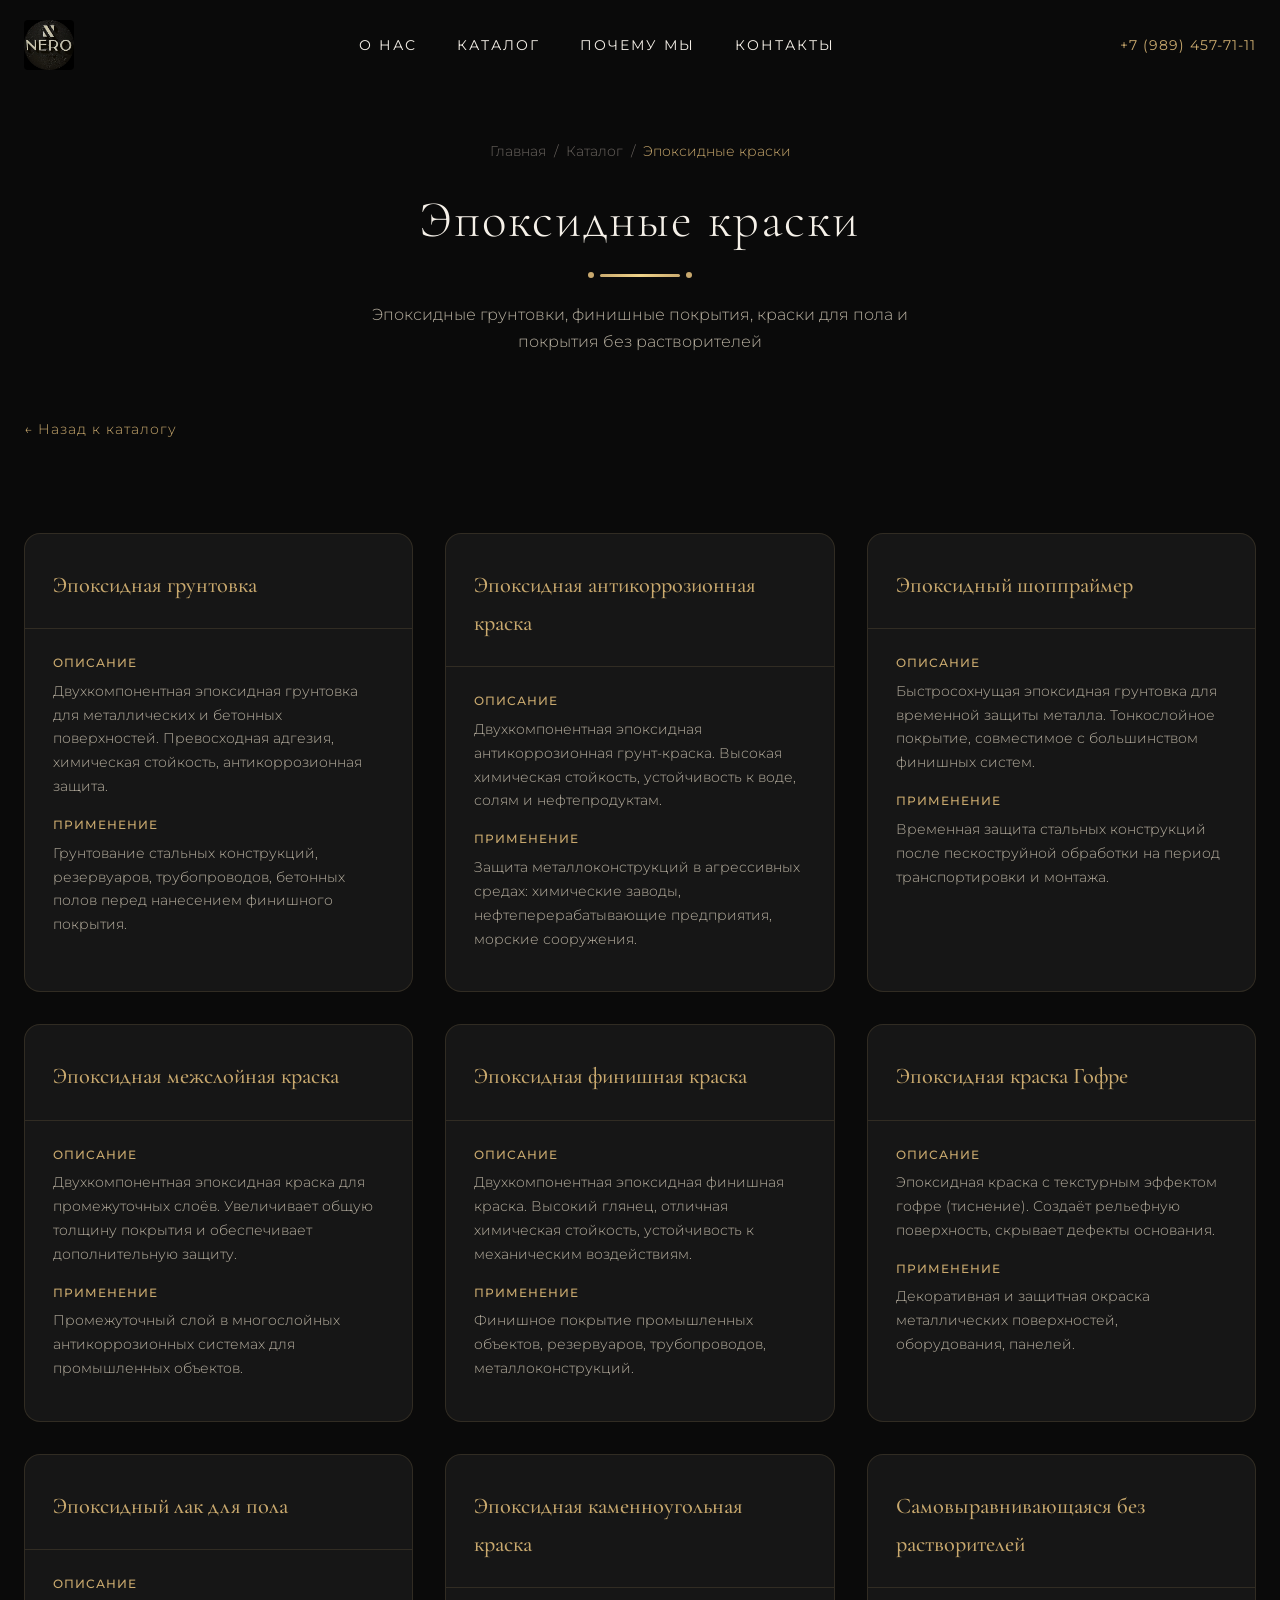
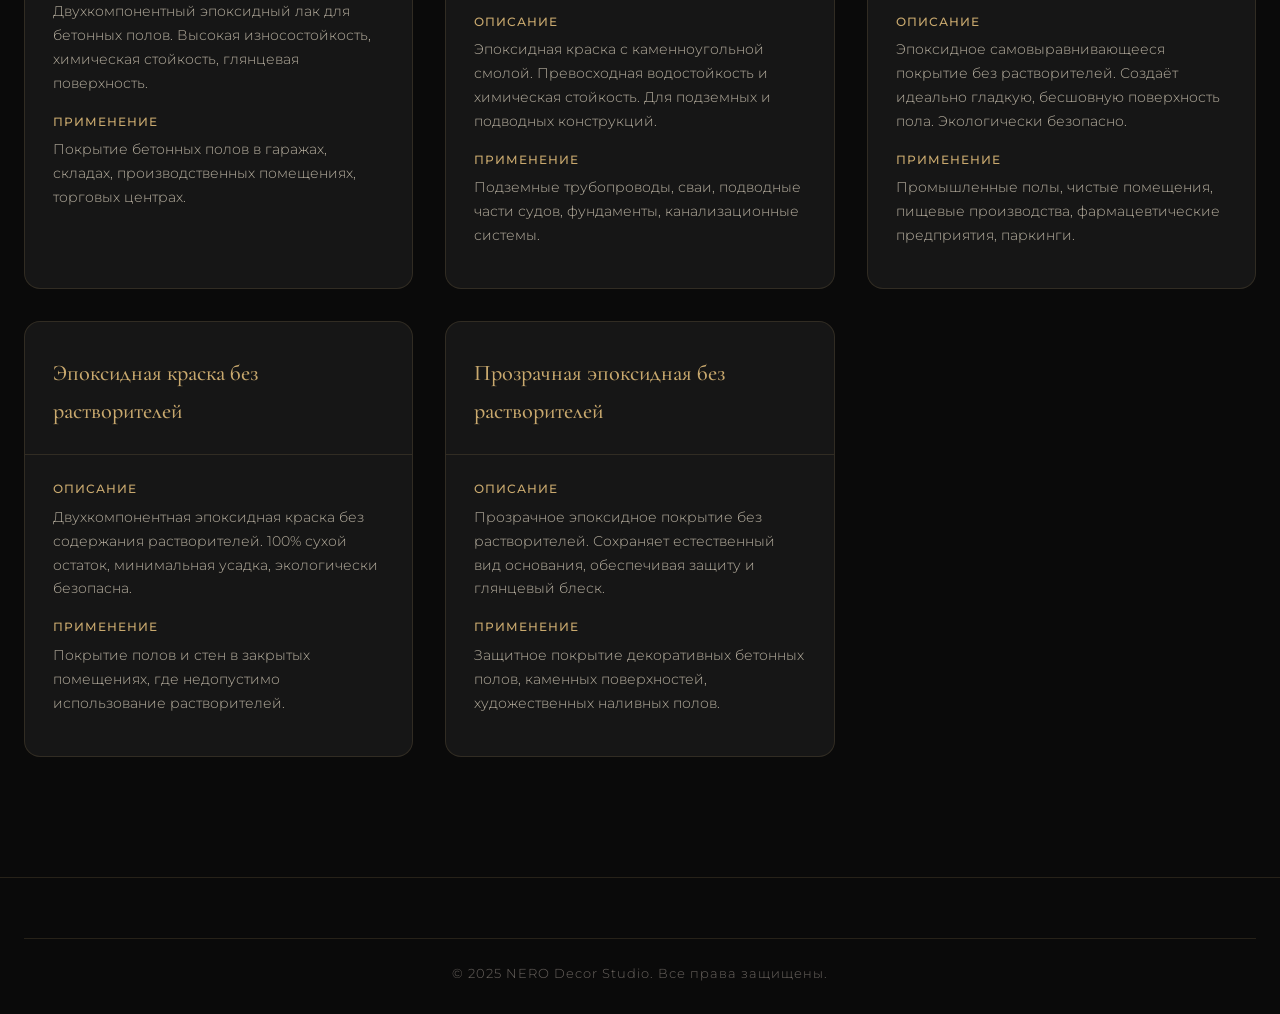
<file: catalog/epoxy.html>
<!DOCTYPE html>
<html lang="ru">
<head>
    <meta charset="UTF-8">
    <meta name="viewport" content="width=device-width, initial-scale=1.0">
    <title>Эпоксидные краски — NERO Каталог</title>
    <link rel="preconnect" href="https://fonts.googleapis.com">
    <link rel="preconnect" href="https://fonts.gstatic.com" crossorigin>
    <link href="https://fonts.googleapis.com/css2?family=Cormorant+Garamond:ital,wght@0,300;0,400;0,500;0,600;0,700;1,300;1,400&family=Montserrat:wght@200;300;400;500;600&display=swap" rel="stylesheet">
    <link rel="stylesheet" href="../css/style.css">
</head>
<body>
    <nav id="navbar" class="navbar scrolled"><div class="nav-container"><a href="../index.html" class="nav-logo"><img src="../assets/images/logo/nero-logo.jpg" alt="NERO" class="logo-img"></a><ul class="nav-menu"><li><a href="../index.html#about" class="nav-link">О нас</a></li><li><a href="../index.html#catalog" class="nav-link">Каталог</a></li><li><a href="../index.html#why-us" class="nav-link">Почему мы</a></li><li><a href="../index.html#contacts" class="nav-link">Контакты</a></li></ul><div class="nav-phone"><a href="tel:+79894577111">+7 (989) 457-71-11</a></div><button class="burger" id="burger" aria-label="Меню"><span></span><span></span><span></span></button></div></nav>
    <div class="mobile-menu" id="mobile-menu"><ul class="mobile-nav"><li><a href="../index.html#about" class="mobile-link">О нас</a></li><li><a href="../index.html#catalog" class="mobile-link">Каталог</a></li><li><a href="../index.html#why-us" class="mobile-link">Почему мы</a></li><li><a href="../index.html#contacts" class="mobile-link">Контакты</a></li></ul></div>

    <div class="page-header"><div class="container">
        <div class="breadcrumb"><a href="../index.html">Главная</a><span>/</span><a href="../index.html#catalog">Каталог</a><span>/</span><span class="current">Эпоксидные краски</span></div>
        <h1 class="section-title">Эпоксидные краски</h1>
        <div class="title-underline"><span class="brush-stroke"></span></div>
        <p class="section-desc">Эпоксидные грунтовки, финишные покрытия, краски для пола и покрытия без растворителей</p>
    </div></div>

    <div class="container">
        <a href="../index.html#catalog" class="back-link">&larr; Назад к каталогу</a>
        <div class="products-grid">
            <div class="product-card"><div class="product-card-header"><h3>Эпоксидная грунтовка</h3></div><div class="product-card-body"><div class="product-detail"><div class="product-detail-label">Описание</div><div class="product-detail-text">Двухкомпонентная эпоксидная грунтовка для металлических и бетонных поверхностей. Превосходная адгезия, химическая стойкость, антикоррозионная защита.</div></div><div class="product-detail"><div class="product-detail-label">Применение</div><div class="product-detail-text">Грунтование стальных конструкций, резервуаров, трубопроводов, бетонных полов перед нанесением финишного покрытия.</div></div></div></div>

            <div class="product-card"><div class="product-card-header"><h3>Эпоксидная антикоррозионная краска</h3></div><div class="product-card-body"><div class="product-detail"><div class="product-detail-label">Описание</div><div class="product-detail-text">Двухкомпонентная эпоксидная антикоррозионная грунт-краска. Высокая химическая стойкость, устойчивость к воде, солям и нефтепродуктам.</div></div><div class="product-detail"><div class="product-detail-label">Применение</div><div class="product-detail-text">Защита металлоконструкций в агрессивных средах: химические заводы, нефтеперерабатывающие предприятия, морские сооружения.</div></div></div></div>

            <div class="product-card"><div class="product-card-header"><h3>Эпоксидный шоппраймер</h3></div><div class="product-card-body"><div class="product-detail"><div class="product-detail-label">Описание</div><div class="product-detail-text">Быстросохнущая эпоксидная грунтовка для временной защиты металла. Тонкослойное покрытие, совместимое с большинством финишных систем.</div></div><div class="product-detail"><div class="product-detail-label">Применение</div><div class="product-detail-text">Временная защита стальных конструкций после пескоструйной обработки на период транспортировки и монтажа.</div></div></div></div>

            <div class="product-card"><div class="product-card-header"><h3>Эпоксидная межслойная краска</h3></div><div class="product-card-body"><div class="product-detail"><div class="product-detail-label">Описание</div><div class="product-detail-text">Двухкомпонентная эпоксидная краска для промежуточных слоёв. Увеличивает общую толщину покрытия и обеспечивает дополнительную защиту.</div></div><div class="product-detail"><div class="product-detail-label">Применение</div><div class="product-detail-text">Промежуточный слой в многослойных антикоррозионных системах для промышленных объектов.</div></div></div></div>

            <div class="product-card"><div class="product-card-header"><h3>Эпоксидная финишная краска</h3></div><div class="product-card-body"><div class="product-detail"><div class="product-detail-label">Описание</div><div class="product-detail-text">Двухкомпонентная эпоксидная финишная краска. Высокий глянец, отличная химическая стойкость, устойчивость к механическим воздействиям.</div></div><div class="product-detail"><div class="product-detail-label">Применение</div><div class="product-detail-text">Финишное покрытие промышленных объектов, резервуаров, трубопроводов, металлоконструкций.</div></div></div></div>

            <div class="product-card"><div class="product-card-header"><h3>Эпоксидная краска Гофре</h3></div><div class="product-card-body"><div class="product-detail"><div class="product-detail-label">Описание</div><div class="product-detail-text">Эпоксидная краска с текстурным эффектом гофре (тиснение). Создаёт рельефную поверхность, скрывает дефекты основания.</div></div><div class="product-detail"><div class="product-detail-label">Применение</div><div class="product-detail-text">Декоративная и защитная окраска металлических поверхностей, оборудования, панелей.</div></div></div></div>

            <div class="product-card"><div class="product-card-header"><h3>Эпоксидный лак для пола</h3></div><div class="product-card-body"><div class="product-detail"><div class="product-detail-label">Описание</div><div class="product-detail-text">Двухкомпонентный эпоксидный лак для бетонных полов. Высокая износостойкость, химическая стойкость, глянцевая поверхность.</div></div><div class="product-detail"><div class="product-detail-label">Применение</div><div class="product-detail-text">Покрытие бетонных полов в гаражах, складах, производственных помещениях, торговых центрах.</div></div></div></div>

            <div class="product-card"><div class="product-card-header"><h3>Эпоксидная каменноугольная краска</h3></div><div class="product-card-body"><div class="product-detail"><div class="product-detail-label">Описание</div><div class="product-detail-text">Эпоксидная краска с каменноугольной смолой. Превосходная водостойкость и химическая стойкость. Для подземных и подводных конструкций.</div></div><div class="product-detail"><div class="product-detail-label">Применение</div><div class="product-detail-text">Подземные трубопроводы, сваи, подводные части судов, фундаменты, канализационные системы.</div></div></div></div>

            <div class="product-card"><div class="product-card-header"><h3>Самовыравнивающаяся без растворителей</h3></div><div class="product-card-body"><div class="product-detail"><div class="product-detail-label">Описание</div><div class="product-detail-text">Эпоксидное самовыравнивающееся покрытие без растворителей. Создаёт идеально гладкую, бесшовную поверхность пола. Экологически безопасно.</div></div><div class="product-detail"><div class="product-detail-label">Применение</div><div class="product-detail-text">Промышленные полы, чистые помещения, пищевые производства, фармацевтические предприятия, паркинги.</div></div></div></div>

            <div class="product-card"><div class="product-card-header"><h3>Эпоксидная краска без растворителей</h3></div><div class="product-card-body"><div class="product-detail"><div class="product-detail-label">Описание</div><div class="product-detail-text">Двухкомпонентная эпоксидная краска без содержания растворителей. 100% сухой остаток, минимальная усадка, экологически безопасна.</div></div><div class="product-detail"><div class="product-detail-label">Применение</div><div class="product-detail-text">Покрытие полов и стен в закрытых помещениях, где недопустимо использование растворителей.</div></div></div></div>

            <div class="product-card"><div class="product-card-header"><h3>Прозрачная эпоксидная без растворителей</h3></div><div class="product-card-body"><div class="product-detail"><div class="product-detail-label">Описание</div><div class="product-detail-text">Прозрачное эпоксидное покрытие без растворителей. Сохраняет естественный вид основания, обеспечивая защиту и глянцевый блеск.</div></div><div class="product-detail"><div class="product-detail-label">Применение</div><div class="product-detail-text">Защитное покрытие декоративных бетонных полов, каменных поверхностей, художественных наливных полов.</div></div></div></div>
        </div>
    </div>

    <footer class="footer"><div class="container"><div class="footer-bottom"><p>&copy; 2025 NERO Decor Studio. Все права защищены.</p></div></div></footer>
    <script src="../js/main.js"></script>
</body>
</html>
</file>
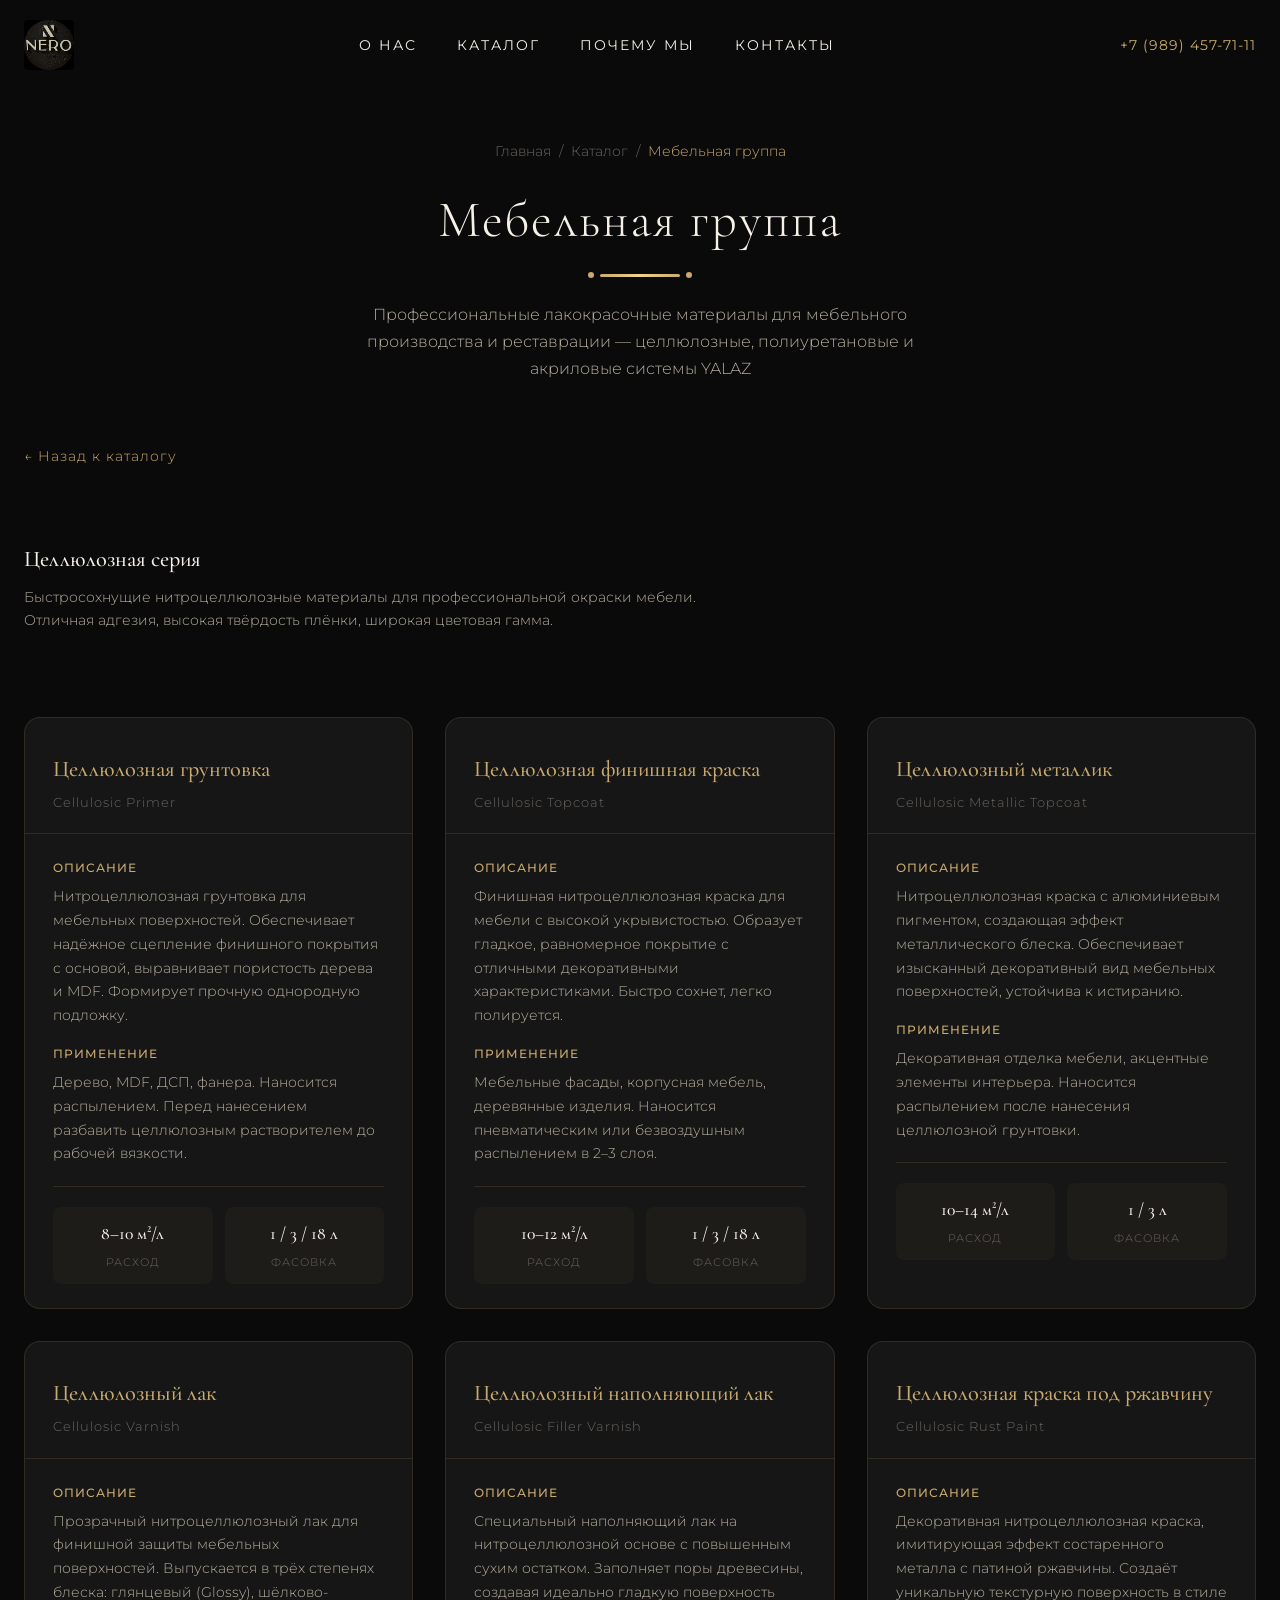
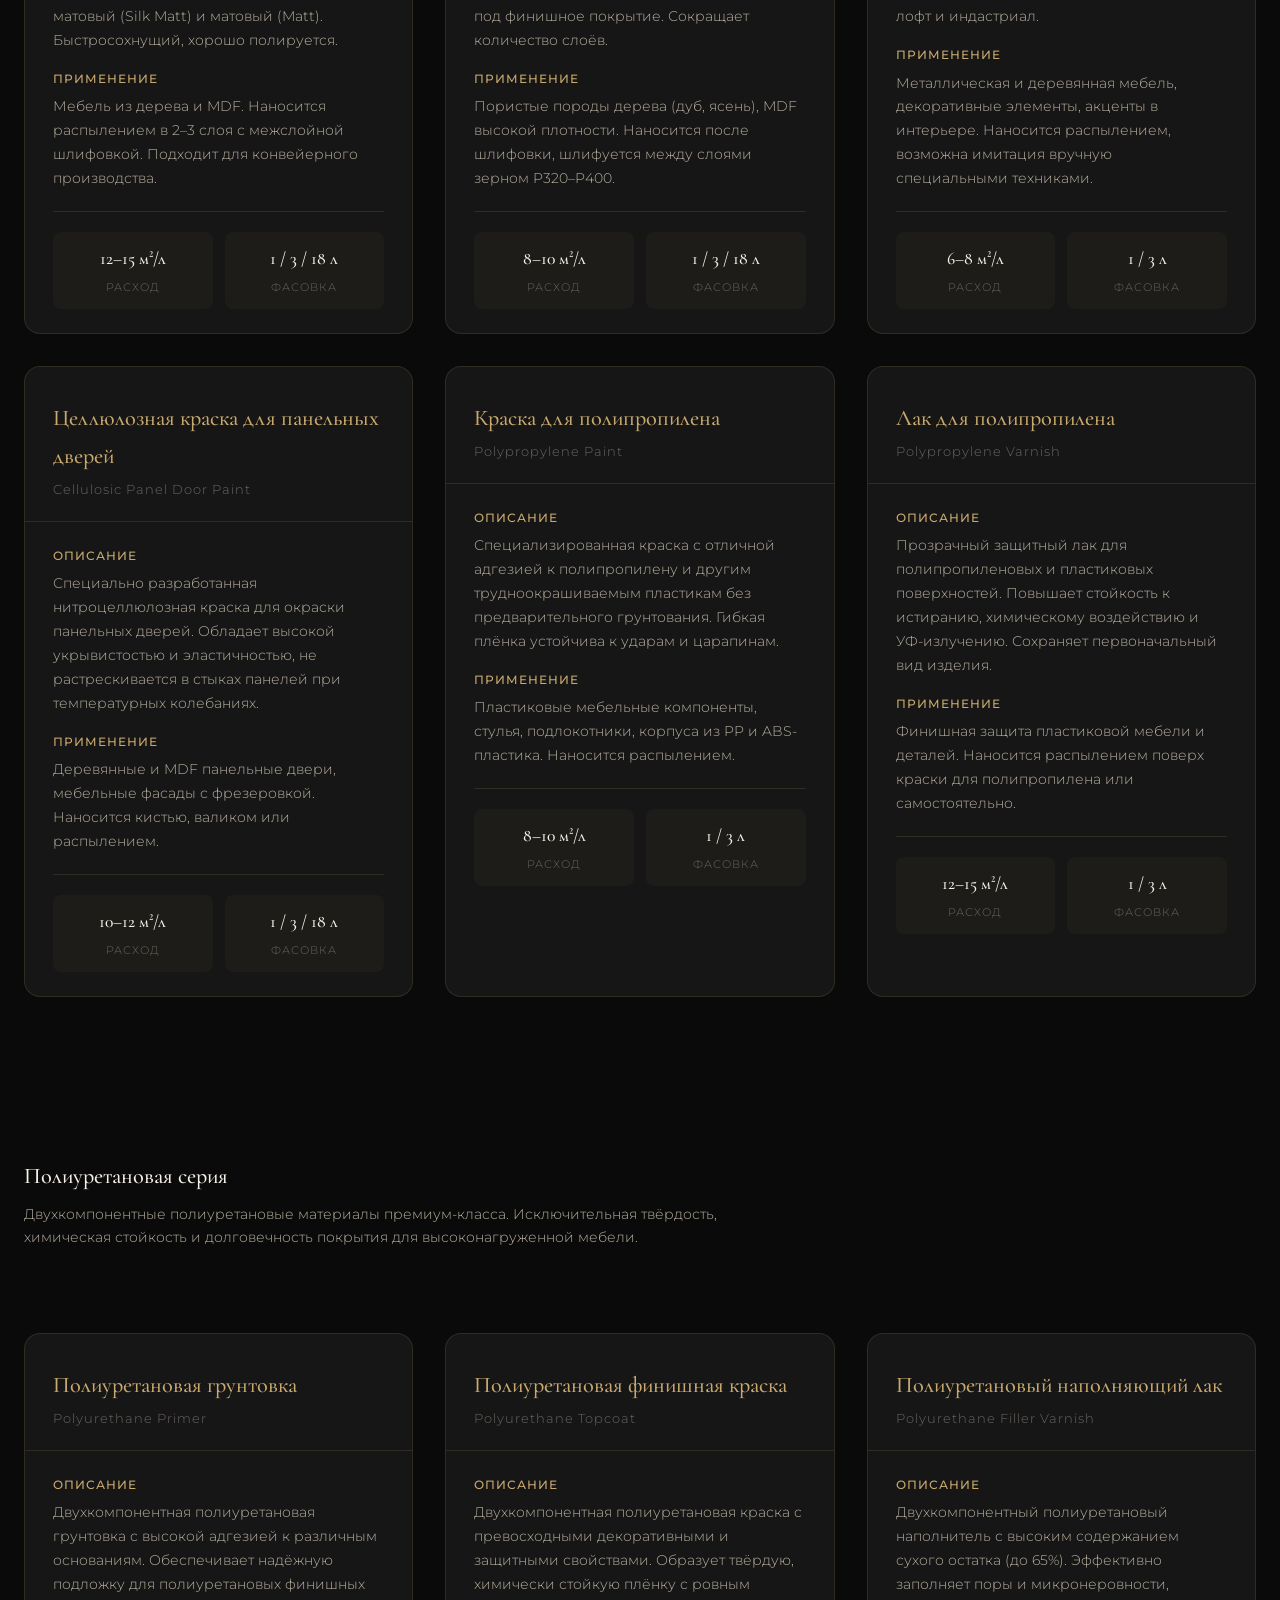
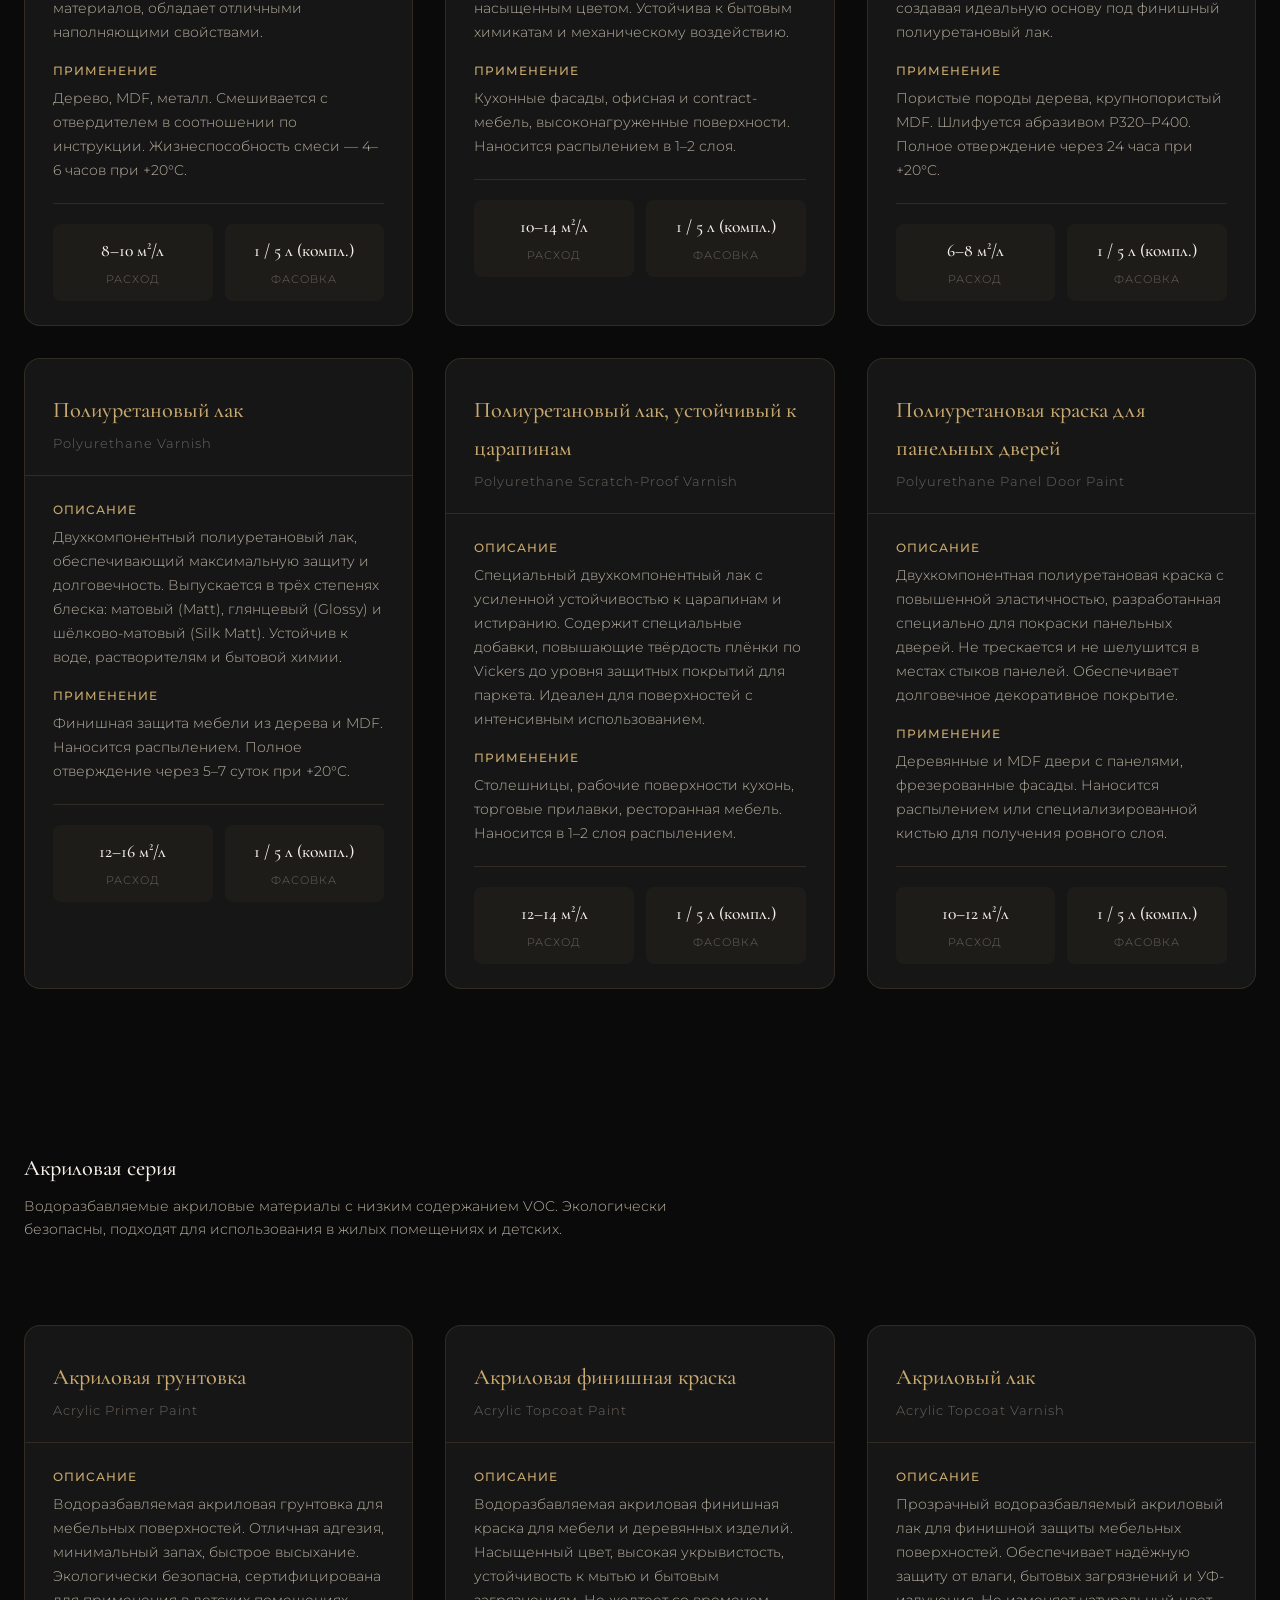
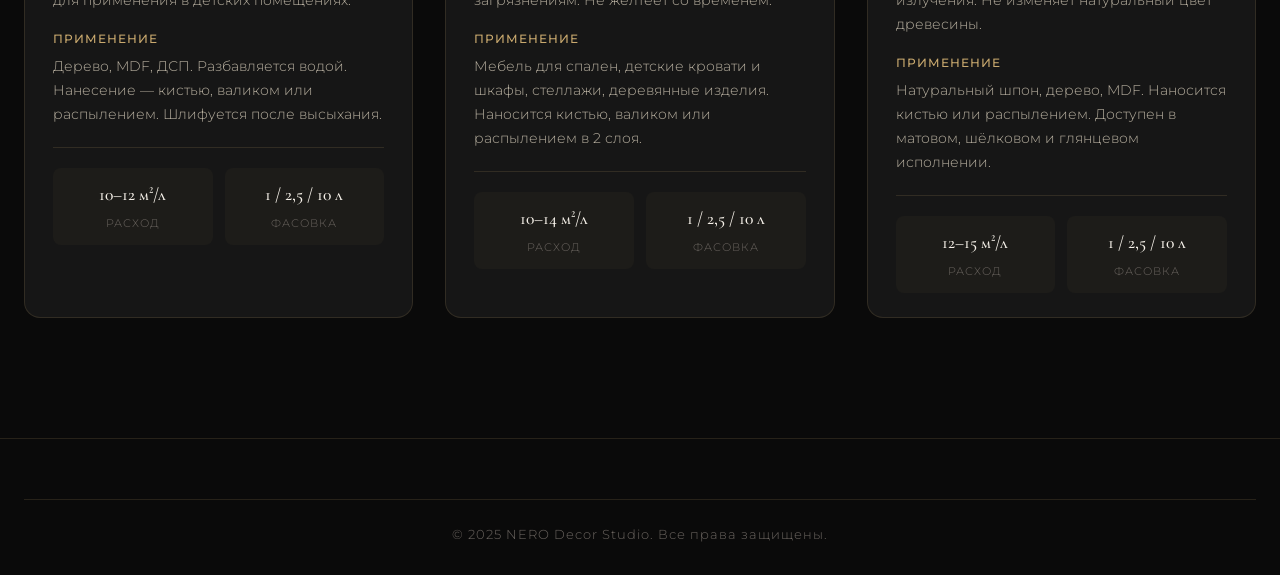
<file: catalog/furniture.html>
<!DOCTYPE html>
<html lang="ru">
<head>
    <meta charset="UTF-8">
    <meta name="viewport" content="width=device-width, initial-scale=1.0">
    <title>Мебельная группа — NERO Каталог</title>
    <link rel="preconnect" href="https://fonts.googleapis.com">
    <link rel="preconnect" href="https://fonts.gstatic.com" crossorigin>
    <link href="https://fonts.googleapis.com/css2?family=Cormorant+Garamond:ital,wght@0,300;0,400;0,500;0,600;0,700;1,300;1,400&family=Montserrat:wght@200;300;400;500;600&display=swap" rel="stylesheet">
    <link rel="stylesheet" href="../css/style.css">
</head>
<body>
    <!-- Navigation -->
    <nav id="navbar" class="navbar scrolled">
        <div class="nav-container">
            <a href="../index.html" class="nav-logo">
                <img src="../assets/images/logo/nero-logo.jpg" alt="NERO Logo" class="logo-img">
            </a>
            <ul class="nav-menu">
                <li><a href="../index.html#about" class="nav-link">О нас</a></li>
                <li><a href="../index.html#catalog" class="nav-link">Каталог</a></li>
                <li><a href="../index.html#why-us" class="nav-link">Почему мы</a></li>
                <li><a href="../index.html#contacts" class="nav-link">Контакты</a></li>
            </ul>
            <div class="nav-phone">
                <a href="tel:+79894577111">+7 (989) 457-71-11</a>
            </div>
            <button class="burger" id="burger" aria-label="Меню">
                <span></span><span></span><span></span>
            </button>
        </div>
    </nav>
    <div class="mobile-menu" id="mobile-menu">
        <ul class="mobile-nav">
            <li><a href="../index.html#about" class="mobile-link">О нас</a></li>
            <li><a href="../index.html#catalog" class="mobile-link">Каталог</a></li>
            <li><a href="../index.html#why-us" class="mobile-link">Почему мы</a></li>
            <li><a href="../index.html#contacts" class="mobile-link">Контакты</a></li>
        </ul>
    </div>

    <div class="page-header">
        <div class="container">
            <div class="breadcrumb">
                <a href="../index.html">Главная</a>
                <span>/</span>
                <a href="../index.html#catalog">Каталог</a>
                <span>/</span>
                <span class="current">Мебельная группа</span>
            </div>
            <h1 class="section-title">Мебельная группа</h1>
            <div class="title-underline"><span class="brush-stroke"></span></div>
            <p class="section-desc">Профессиональные лакокрасочные материалы для мебельного производства и реставрации — целлюлозные, полиуретановые и акриловые системы YALAZ</p>
        </div>
    </div>

    <div class="container">
        <a href="../index.html#catalog" class="back-link">&larr; Назад к каталогу</a>

        <!-- Целлюлозная подгруппа -->
        <div class="catalog-subgroup">
            <h2 class="subgroup-title">Целлюлозная серия</h2>
            <div class="subgroup-desc">Быстросохнущие нитроцеллюлозные материалы для профессиональной окраски мебели. Отличная адгезия, высокая твёрдость плёнки, широкая цветовая гамма.</div>
        </div>

        <div class="products-grid">

            <!-- Целлюлозная грунтовка -->
            <div class="product-card">
                <div class="product-card-header">
                    <h3>Целлюлозная грунтовка</h3>
                    <span class="product-name-en">Cellulosic Primer</span>
                </div>
                <div class="product-card-body">
                    <div class="product-detail">
                        <div class="product-detail-label">Описание</div>
                        <div class="product-detail-text">Нитроцеллюлозная грунтовка для мебельных поверхностей. Обеспечивает надёжное сцепление финишного покрытия с основой, выравнивает пористость дерева и MDF. Формирует прочную однородную подложку.</div>
                    </div>
                    <div class="product-detail">
                        <div class="product-detail-label">Применение</div>
                        <div class="product-detail-text">Дерево, MDF, ДСП, фанера. Наносится распылением. Перед нанесением разбавить целлюлозным растворителем до рабочей вязкости.</div>
                    </div>
                    <div class="product-specs">
                        <div class="product-spec">
                            <div class="product-spec-value">8–10 м²/л</div>
                            <div class="product-spec-label">Расход</div>
                        </div>
                        <div class="product-spec">
                            <div class="product-spec-value">1 / 3 / 18 л</div>
                            <div class="product-spec-label">Фасовка</div>
                        </div>
                    </div>
                </div>
            </div>

            <!-- Целлюлозная финишная краска -->
            <div class="product-card">
                <div class="product-card-header">
                    <h3>Целлюлозная финишная краска</h3>
                    <span class="product-name-en">Cellulosic Topcoat</span>
                </div>
                <div class="product-card-body">
                    <div class="product-detail">
                        <div class="product-detail-label">Описание</div>
                        <div class="product-detail-text">Финишная нитроцеллюлозная краска для мебели с высокой укрывистостью. Образует гладкое, равномерное покрытие с отличными декоративными характеристиками. Быстро сохнет, легко полируется.</div>
                    </div>
                    <div class="product-detail">
                        <div class="product-detail-label">Применение</div>
                        <div class="product-detail-text">Мебельные фасады, корпусная мебель, деревянные изделия. Наносится пневматическим или безвоздушным распылением в 2–3 слоя.</div>
                    </div>
                    <div class="product-specs">
                        <div class="product-spec">
                            <div class="product-spec-value">10–12 м²/л</div>
                            <div class="product-spec-label">Расход</div>
                        </div>
                        <div class="product-spec">
                            <div class="product-spec-value">1 / 3 / 18 л</div>
                            <div class="product-spec-label">Фасовка</div>
                        </div>
                    </div>
                </div>
            </div>

            <!-- Целлюлозный металлик -->
            <div class="product-card">
                <div class="product-card-header">
                    <h3>Целлюлозный металлик</h3>
                    <span class="product-name-en">Cellulosic Metallic Topcoat</span>
                </div>
                <div class="product-card-body">
                    <div class="product-detail">
                        <div class="product-detail-label">Описание</div>
                        <div class="product-detail-text">Нитроцеллюлозная краска с алюминиевым пигментом, создающая эффект металлического блеска. Обеспечивает изысканный декоративный вид мебельных поверхностей, устойчива к истиранию.</div>
                    </div>
                    <div class="product-detail">
                        <div class="product-detail-label">Применение</div>
                        <div class="product-detail-text">Декоративная отделка мебели, акцентные элементы интерьера. Наносится распылением после нанесения целлюлозной грунтовки.</div>
                    </div>
                    <div class="product-specs">
                        <div class="product-spec">
                            <div class="product-spec-value">10–14 м²/л</div>
                            <div class="product-spec-label">Расход</div>
                        </div>
                        <div class="product-spec">
                            <div class="product-spec-value">1 / 3 л</div>
                            <div class="product-spec-label">Фасовка</div>
                        </div>
                    </div>
                </div>
            </div>

            <!-- Целлюлозный лак -->
            <div class="product-card">
                <div class="product-card-header">
                    <h3>Целлюлозный лак</h3>
                    <span class="product-name-en">Cellulosic Varnish</span>
                </div>
                <div class="product-card-body">
                    <div class="product-detail">
                        <div class="product-detail-label">Описание</div>
                        <div class="product-detail-text">Прозрачный нитроцеллюлозный лак для финишной защиты мебельных поверхностей. Выпускается в трёх степенях блеска: глянцевый (Glossy), шёлково-матовый (Silk Matt) и матовый (Matt). Быстросохнущий, хорошо полируется.</div>
                    </div>
                    <div class="product-detail">
                        <div class="product-detail-label">Применение</div>
                        <div class="product-detail-text">Мебель из дерева и MDF. Наносится распылением в 2–3 слоя с межслойной шлифовкой. Подходит для конвейерного производства.</div>
                    </div>
                    <div class="product-specs">
                        <div class="product-spec">
                            <div class="product-spec-value">12–15 м²/л</div>
                            <div class="product-spec-label">Расход</div>
                        </div>
                        <div class="product-spec">
                            <div class="product-spec-value">1 / 3 / 18 л</div>
                            <div class="product-spec-label">Фасовка</div>
                        </div>
                    </div>
                </div>
            </div>

            <!-- Целлюлозный наполняющий лак -->
            <div class="product-card">
                <div class="product-card-header">
                    <h3>Целлюлозный наполняющий лак</h3>
                    <span class="product-name-en">Cellulosic Filler Varnish</span>
                </div>
                <div class="product-card-body">
                    <div class="product-detail">
                        <div class="product-detail-label">Описание</div>
                        <div class="product-detail-text">Специальный наполняющий лак на нитроцеллюлозной основе с повышенным сухим остатком. Заполняет поры древесины, создавая идеально гладкую поверхность под финишное покрытие. Сокращает количество слоёв.</div>
                    </div>
                    <div class="product-detail">
                        <div class="product-detail-label">Применение</div>
                        <div class="product-detail-text">Пористые породы дерева (дуб, ясень), MDF высокой плотности. Наносится после шлифовки, шлифуется между слоями зерном P320–P400.</div>
                    </div>
                    <div class="product-specs">
                        <div class="product-spec">
                            <div class="product-spec-value">8–10 м²/л</div>
                            <div class="product-spec-label">Расход</div>
                        </div>
                        <div class="product-spec">
                            <div class="product-spec-value">1 / 3 / 18 л</div>
                            <div class="product-spec-label">Фасовка</div>
                        </div>
                    </div>
                </div>
            </div>

            <!-- Целлюлозная краска под ржавчину -->
            <div class="product-card">
                <div class="product-card-header">
                    <h3>Целлюлозная краска под ржавчину</h3>
                    <span class="product-name-en">Cellulosic Rust Paint</span>
                </div>
                <div class="product-card-body">
                    <div class="product-detail">
                        <div class="product-detail-label">Описание</div>
                        <div class="product-detail-text">Декоративная нитроцеллюлозная краска, имитирующая эффект состаренного металла с патиной ржавчины. Создаёт уникальную текстурную поверхность в стиле лофт и индастриал.</div>
                    </div>
                    <div class="product-detail">
                        <div class="product-detail-label">Применение</div>
                        <div class="product-detail-text">Металлическая и деревянная мебель, декоративные элементы, акценты в интерьере. Наносится распылением, возможна имитация вручную специальными техниками.</div>
                    </div>
                    <div class="product-specs">
                        <div class="product-spec">
                            <div class="product-spec-value">6–8 м²/л</div>
                            <div class="product-spec-label">Расход</div>
                        </div>
                        <div class="product-spec">
                            <div class="product-spec-value">1 / 3 л</div>
                            <div class="product-spec-label">Фасовка</div>
                        </div>
                    </div>
                </div>
            </div>

            <!-- Целлюлозная краска для панельных дверей -->
            <div class="product-card">
                <div class="product-card-header">
                    <h3>Целлюлозная краска для панельных дверей</h3>
                    <span class="product-name-en">Cellulosic Panel Door Paint</span>
                </div>
                <div class="product-card-body">
                    <div class="product-detail">
                        <div class="product-detail-label">Описание</div>
                        <div class="product-detail-text">Специально разработанная нитроцеллюлозная краска для окраски панельных дверей. Обладает высокой укрывистостью и эластичностью, не растрескивается в стыках панелей при температурных колебаниях.</div>
                    </div>
                    <div class="product-detail">
                        <div class="product-detail-label">Применение</div>
                        <div class="product-detail-text">Деревянные и MDF панельные двери, мебельные фасады с фрезеровкой. Наносится кистью, валиком или распылением.</div>
                    </div>
                    <div class="product-specs">
                        <div class="product-spec">
                            <div class="product-spec-value">10–12 м²/л</div>
                            <div class="product-spec-label">Расход</div>
                        </div>
                        <div class="product-spec">
                            <div class="product-spec-value">1 / 3 / 18 л</div>
                            <div class="product-spec-label">Фасовка</div>
                        </div>
                    </div>
                </div>
            </div>

            <!-- Краска для полипропилена -->
            <div class="product-card">
                <div class="product-card-header">
                    <h3>Краска для полипропилена</h3>
                    <span class="product-name-en">Polypropylene Paint</span>
                </div>
                <div class="product-card-body">
                    <div class="product-detail">
                        <div class="product-detail-label">Описание</div>
                        <div class="product-detail-text">Специализированная краска с отличной адгезией к полипропилену и другим трудноокрашиваемым пластикам без предварительного грунтования. Гибкая плёнка устойчива к ударам и царапинам.</div>
                    </div>
                    <div class="product-detail">
                        <div class="product-detail-label">Применение</div>
                        <div class="product-detail-text">Пластиковые мебельные компоненты, стулья, подлокотники, корпуса из PP и ABS-пластика. Наносится распылением.</div>
                    </div>
                    <div class="product-specs">
                        <div class="product-spec">
                            <div class="product-spec-value">8–10 м²/л</div>
                            <div class="product-spec-label">Расход</div>
                        </div>
                        <div class="product-spec">
                            <div class="product-spec-value">1 / 3 л</div>
                            <div class="product-spec-label">Фасовка</div>
                        </div>
                    </div>
                </div>
            </div>

            <!-- Лак для полипропилена -->
            <div class="product-card">
                <div class="product-card-header">
                    <h3>Лак для полипропилена</h3>
                    <span class="product-name-en">Polypropylene Varnish</span>
                </div>
                <div class="product-card-body">
                    <div class="product-detail">
                        <div class="product-detail-label">Описание</div>
                        <div class="product-detail-text">Прозрачный защитный лак для полипропиленовых и пластиковых поверхностей. Повышает стойкость к истиранию, химическому воздействию и УФ-излучению. Сохраняет первоначальный вид изделия.</div>
                    </div>
                    <div class="product-detail">
                        <div class="product-detail-label">Применение</div>
                        <div class="product-detail-text">Финишная защита пластиковой мебели и деталей. Наносится распылением поверх краски для полипропилена или самостоятельно.</div>
                    </div>
                    <div class="product-specs">
                        <div class="product-spec">
                            <div class="product-spec-value">12–15 м²/л</div>
                            <div class="product-spec-label">Расход</div>
                        </div>
                        <div class="product-spec">
                            <div class="product-spec-value">1 / 3 л</div>
                            <div class="product-spec-label">Фасовка</div>
                        </div>
                    </div>
                </div>
            </div>

        </div><!-- end products-grid -->

        <!-- Полиуретановая подгруппа -->
        <div class="catalog-subgroup">
            <h2 class="subgroup-title">Полиуретановая серия</h2>
            <div class="subgroup-desc">Двухкомпонентные полиуретановые материалы премиум-класса. Исключительная твёрдость, химическая стойкость и долговечность покрытия для высоконагруженной мебели.</div>
        </div>

        <div class="products-grid">

            <!-- Полиуретановая грунтовка -->
            <div class="product-card">
                <div class="product-card-header">
                    <h3>Полиуретановая грунтовка</h3>
                    <span class="product-name-en">Polyurethane Primer</span>
                </div>
                <div class="product-card-body">
                    <div class="product-detail">
                        <div class="product-detail-label">Описание</div>
                        <div class="product-detail-text">Двухкомпонентная полиуретановая грунтовка с высокой адгезией к различным основаниям. Обеспечивает надёжную подложку для полиуретановых финишных материалов, обладает отличными наполняющими свойствами.</div>
                    </div>
                    <div class="product-detail">
                        <div class="product-detail-label">Применение</div>
                        <div class="product-detail-text">Дерево, MDF, металл. Смешивается с отвердителем в соотношении по инструкции. Жизнеспособность смеси — 4–6 часов при +20°C.</div>
                    </div>
                    <div class="product-specs">
                        <div class="product-spec">
                            <div class="product-spec-value">8–10 м²/л</div>
                            <div class="product-spec-label">Расход</div>
                        </div>
                        <div class="product-spec">
                            <div class="product-spec-value">1 / 5 л (компл.)</div>
                            <div class="product-spec-label">Фасовка</div>
                        </div>
                    </div>
                </div>
            </div>

            <!-- Полиуретановая финишная краска -->
            <div class="product-card">
                <div class="product-card-header">
                    <h3>Полиуретановая финишная краска</h3>
                    <span class="product-name-en">Polyurethane Topcoat</span>
                </div>
                <div class="product-card-body">
                    <div class="product-detail">
                        <div class="product-detail-label">Описание</div>
                        <div class="product-detail-text">Двухкомпонентная полиуретановая краска с превосходными декоративными и защитными свойствами. Образует твёрдую, химически стойкую плёнку с ровным насыщенным цветом. Устойчива к бытовым химикатам и механическому воздействию.</div>
                    </div>
                    <div class="product-detail">
                        <div class="product-detail-label">Применение</div>
                        <div class="product-detail-text">Кухонные фасады, офисная и contract-мебель, высоконагруженные поверхности. Наносится распылением в 1–2 слоя.</div>
                    </div>
                    <div class="product-specs">
                        <div class="product-spec">
                            <div class="product-spec-value">10–14 м²/л</div>
                            <div class="product-spec-label">Расход</div>
                        </div>
                        <div class="product-spec">
                            <div class="product-spec-value">1 / 5 л (компл.)</div>
                            <div class="product-spec-label">Фасовка</div>
                        </div>
                    </div>
                </div>
            </div>

            <!-- Полиуретановый наполняющий лак -->
            <div class="product-card">
                <div class="product-card-header">
                    <h3>Полиуретановый наполняющий лак</h3>
                    <span class="product-name-en">Polyurethane Filler Varnish</span>
                </div>
                <div class="product-card-body">
                    <div class="product-detail">
                        <div class="product-detail-label">Описание</div>
                        <div class="product-detail-text">Двухкомпонентный полиуретановый наполнитель с высоким содержанием сухого остатка (до 65%). Эффективно заполняет поры и микронеровности, создавая идеальную основу под финишный полиуретановый лак.</div>
                    </div>
                    <div class="product-detail">
                        <div class="product-detail-label">Применение</div>
                        <div class="product-detail-text">Пористые породы дерева, крупнопористый MDF. Шлифуется абразивом P320–P400. Полное отверждение через 24 часа при +20°C.</div>
                    </div>
                    <div class="product-specs">
                        <div class="product-spec">
                            <div class="product-spec-value">6–8 м²/л</div>
                            <div class="product-spec-label">Расход</div>
                        </div>
                        <div class="product-spec">
                            <div class="product-spec-value">1 / 5 л (компл.)</div>
                            <div class="product-spec-label">Фасовка</div>
                        </div>
                    </div>
                </div>
            </div>

            <!-- Полиуретановый лак -->
            <div class="product-card">
                <div class="product-card-header">
                    <h3>Полиуретановый лак</h3>
                    <span class="product-name-en">Polyurethane Varnish</span>
                </div>
                <div class="product-card-body">
                    <div class="product-detail">
                        <div class="product-detail-label">Описание</div>
                        <div class="product-detail-text">Двухкомпонентный полиуретановый лак, обеспечивающий максимальную защиту и долговечность. Выпускается в трёх степенях блеска: матовый (Matt), глянцевый (Glossy) и шёлково-матовый (Silk Matt). Устойчив к воде, растворителям и бытовой химии.</div>
                    </div>
                    <div class="product-detail">
                        <div class="product-detail-label">Применение</div>
                        <div class="product-detail-text">Финишная защита мебели из дерева и MDF. Наносится распылением. Полное отверждение через 5–7 суток при +20°C.</div>
                    </div>
                    <div class="product-specs">
                        <div class="product-spec">
                            <div class="product-spec-value">12–16 м²/л</div>
                            <div class="product-spec-label">Расход</div>
                        </div>
                        <div class="product-spec">
                            <div class="product-spec-value">1 / 5 л (компл.)</div>
                            <div class="product-spec-label">Фасовка</div>
                        </div>
                    </div>
                </div>
            </div>

            <!-- Полиуретановый устойчивый к царапинам лак -->
            <div class="product-card">
                <div class="product-card-header">
                    <h3>Полиуретановый лак, устойчивый к царапинам</h3>
                    <span class="product-name-en">Polyurethane Scratch-Proof Varnish</span>
                </div>
                <div class="product-card-body">
                    <div class="product-detail">
                        <div class="product-detail-label">Описание</div>
                        <div class="product-detail-text">Специальный двухкомпонентный лак с усиленной устойчивостью к царапинам и истиранию. Содержит специальные добавки, повышающие твёрдость плёнки по Vickers до уровня защитных покрытий для паркета. Идеален для поверхностей с интенсивным использованием.</div>
                    </div>
                    <div class="product-detail">
                        <div class="product-detail-label">Применение</div>
                        <div class="product-detail-text">Столешницы, рабочие поверхности кухонь, торговые прилавки, ресторанная мебель. Наносится в 1–2 слоя распылением.</div>
                    </div>
                    <div class="product-specs">
                        <div class="product-spec">
                            <div class="product-spec-value">12–14 м²/л</div>
                            <div class="product-spec-label">Расход</div>
                        </div>
                        <div class="product-spec">
                            <div class="product-spec-value">1 / 5 л (компл.)</div>
                            <div class="product-spec-label">Фасовка</div>
                        </div>
                    </div>
                </div>
            </div>

            <!-- Полиуретановая краска для панельных дверей -->
            <div class="product-card">
                <div class="product-card-header">
                    <h3>Полиуретановая краска для панельных дверей</h3>
                    <span class="product-name-en">Polyurethane Panel Door Paint</span>
                </div>
                <div class="product-card-body">
                    <div class="product-detail">
                        <div class="product-detail-label">Описание</div>
                        <div class="product-detail-text">Двухкомпонентная полиуретановая краска с повышенной эластичностью, разработанная специально для покраски панельных дверей. Не трескается и не шелушится в местах стыков панелей. Обеспечивает долговечное декоративное покрытие.</div>
                    </div>
                    <div class="product-detail">
                        <div class="product-detail-label">Применение</div>
                        <div class="product-detail-text">Деревянные и MDF двери с панелями, фрезерованные фасады. Наносится распылением или специализированной кистью для получения ровного слоя.</div>
                    </div>
                    <div class="product-specs">
                        <div class="product-spec">
                            <div class="product-spec-value">10–12 м²/л</div>
                            <div class="product-spec-label">Расход</div>
                        </div>
                        <div class="product-spec">
                            <div class="product-spec-value">1 / 5 л (компл.)</div>
                            <div class="product-spec-label">Фасовка</div>
                        </div>
                    </div>
                </div>
            </div>

        </div><!-- end products-grid -->

        <!-- Акриловая подгруппа -->
        <div class="catalog-subgroup">
            <h2 class="subgroup-title">Акриловая серия</h2>
            <div class="subgroup-desc">Водоразбавляемые акриловые материалы с низким содержанием VOC. Экологически безопасны, подходят для использования в жилых помещениях и детских.</div>
        </div>

        <div class="products-grid">

            <!-- Акриловая грунтовка -->
            <div class="product-card">
                <div class="product-card-header">
                    <h3>Акриловая грунтовка</h3>
                    <span class="product-name-en">Acrylic Primer Paint</span>
                </div>
                <div class="product-card-body">
                    <div class="product-detail">
                        <div class="product-detail-label">Описание</div>
                        <div class="product-detail-text">Водоразбавляемая акриловая грунтовка для мебельных поверхностей. Отличная адгезия, минимальный запах, быстрое высыхание. Экологически безопасна, сертифицирована для применения в детских помещениях.</div>
                    </div>
                    <div class="product-detail">
                        <div class="product-detail-label">Применение</div>
                        <div class="product-detail-text">Дерево, MDF, ДСП. Разбавляется водой. Нанесение — кистью, валиком или распылением. Шлифуется после высыхания.</div>
                    </div>
                    <div class="product-specs">
                        <div class="product-spec">
                            <div class="product-spec-value">10–12 м²/л</div>
                            <div class="product-spec-label">Расход</div>
                        </div>
                        <div class="product-spec">
                            <div class="product-spec-value">1 / 2,5 / 10 л</div>
                            <div class="product-spec-label">Фасовка</div>
                        </div>
                    </div>
                </div>
            </div>

            <!-- Акриловая финишная краска -->
            <div class="product-card">
                <div class="product-card-header">
                    <h3>Акриловая финишная краска</h3>
                    <span class="product-name-en">Acrylic Topcoat Paint</span>
                </div>
                <div class="product-card-body">
                    <div class="product-detail">
                        <div class="product-detail-label">Описание</div>
                        <div class="product-detail-text">Водоразбавляемая акриловая финишная краска для мебели и деревянных изделий. Насыщенный цвет, высокая укрывистость, устойчивость к мытью и бытовым загрязнениям. Не желтеет со временем.</div>
                    </div>
                    <div class="product-detail">
                        <div class="product-detail-label">Применение</div>
                        <div class="product-detail-text">Мебель для спален, детские кровати и шкафы, стеллажи, деревянные изделия. Наносится кистью, валиком или распылением в 2 слоя.</div>
                    </div>
                    <div class="product-specs">
                        <div class="product-spec">
                            <div class="product-spec-value">10–14 м²/л</div>
                            <div class="product-spec-label">Расход</div>
                        </div>
                        <div class="product-spec">
                            <div class="product-spec-value">1 / 2,5 / 10 л</div>
                            <div class="product-spec-label">Фасовка</div>
                        </div>
                    </div>
                </div>
            </div>

            <!-- Акриловый лак -->
            <div class="product-card">
                <div class="product-card-header">
                    <h3>Акриловый лак</h3>
                    <span class="product-name-en">Acrylic Topcoat Varnish</span>
                </div>
                <div class="product-card-body">
                    <div class="product-detail">
                        <div class="product-detail-label">Описание</div>
                        <div class="product-detail-text">Прозрачный водоразбавляемый акриловый лак для финишной защиты мебельных поверхностей. Обеспечивает надёжную защиту от влаги, бытовых загрязнений и УФ-излучения. Не изменяет натуральный цвет древесины.</div>
                    </div>
                    <div class="product-detail">
                        <div class="product-detail-label">Применение</div>
                        <div class="product-detail-text">Натуральный шпон, дерево, MDF. Наносится кистью или распылением. Доступен в матовом, шёлковом и глянцевом исполнении.</div>
                    </div>
                    <div class="product-specs">
                        <div class="product-spec">
                            <div class="product-spec-value">12–15 м²/л</div>
                            <div class="product-spec-label">Расход</div>
                        </div>
                        <div class="product-spec">
                            <div class="product-spec-value">1 / 2,5 / 10 л</div>
                            <div class="product-spec-label">Фасовка</div>
                        </div>
                    </div>
                </div>
            </div>

        </div><!-- end products-grid -->
    </div>

    <footer class="footer">
        <div class="container">
            <div class="footer-bottom">
                <p>&copy; 2025 NERO Decor Studio. Все права защищены.</p>
            </div>
        </div>
    </footer>
    <script src="../js/main.js"></script>
</body>
</html>
</file>
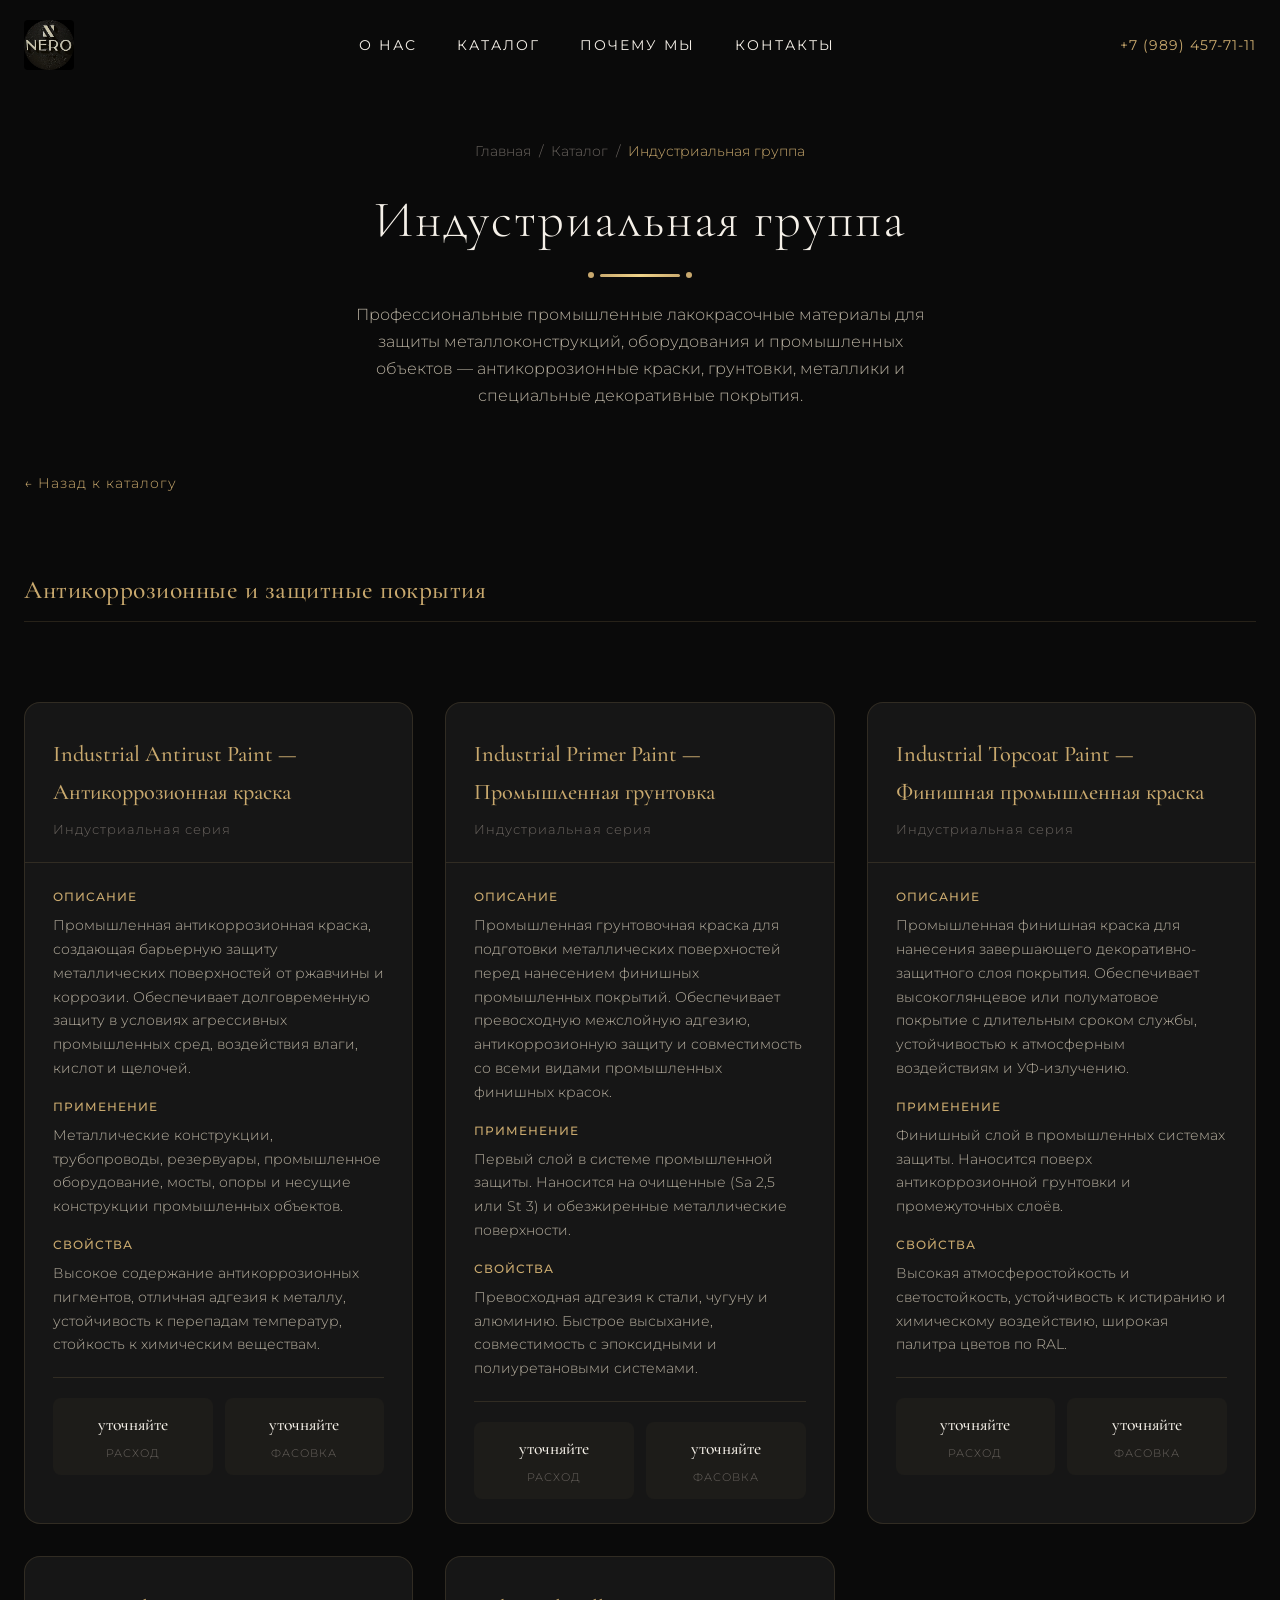
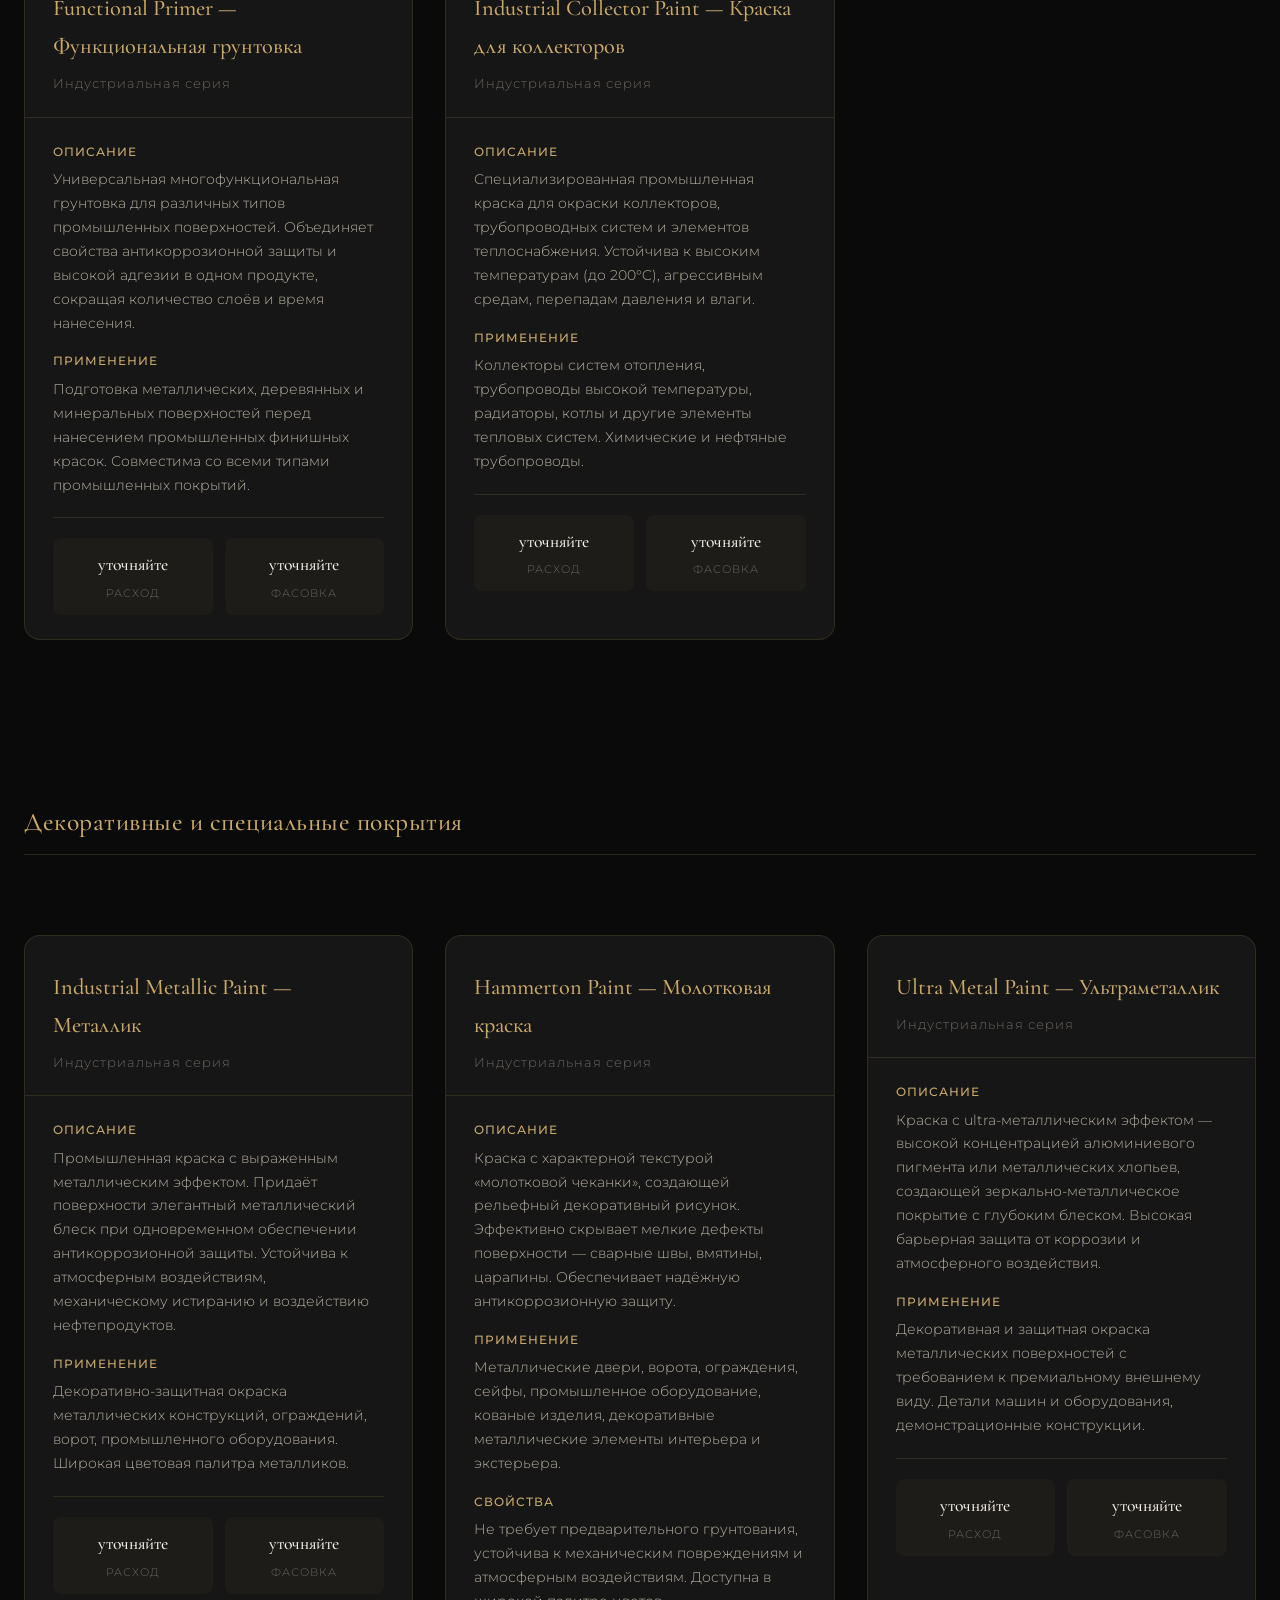
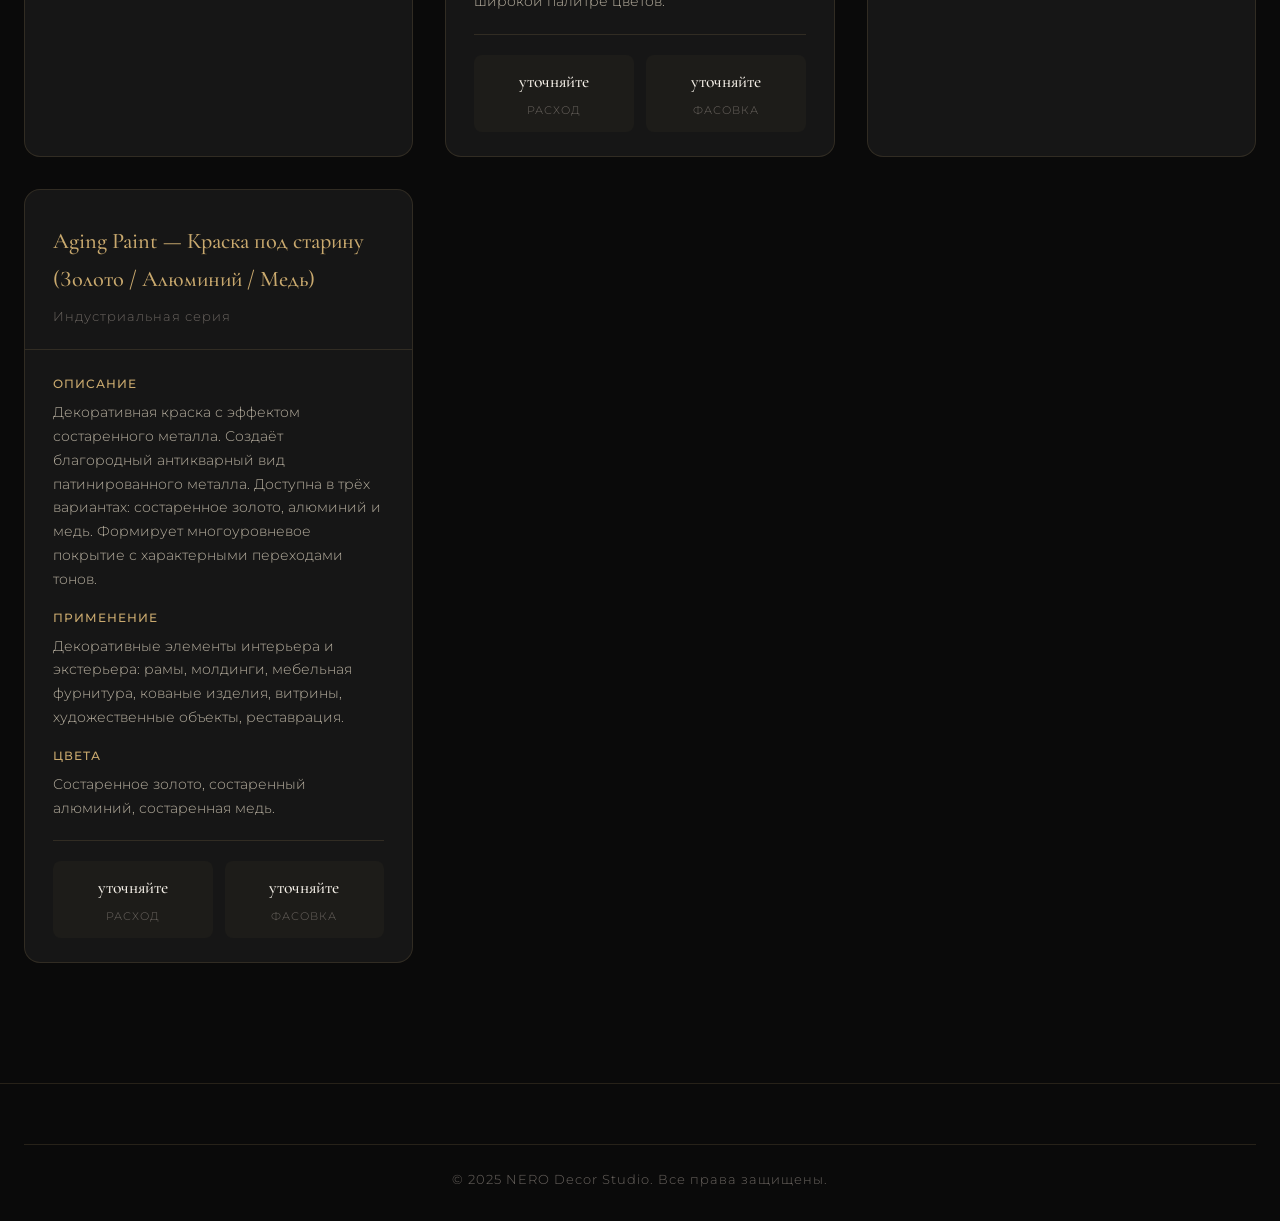
<file: catalog/industrial.html>
<!DOCTYPE html>
<html lang="ru">
<head>
    <meta charset="UTF-8">
    <meta name="viewport" content="width=device-width, initial-scale=1.0">
    <title>Индустриальная группа — NERO Каталог</title>
    <link rel="preconnect" href="https://fonts.googleapis.com">
    <link rel="preconnect" href="https://fonts.gstatic.com" crossorigin>
    <link href="https://fonts.googleapis.com/css2?family=Cormorant+Garamond:ital,wght@0,300;0,400;0,500;0,600;0,700;1,300;1,400&family=Montserrat:wght@200;300;400;500;600&display=swap" rel="stylesheet">
    <link rel="stylesheet" href="../css/style.css">
</head>
<body>

    <nav id="navbar" class="navbar scrolled">
        <div class="nav-container">
            <a href="../index.html" class="nav-logo">
                <img src="../assets/images/logo/nero-logo.jpg" alt="NERO Logo" class="logo-img">
            </a>
            <ul class="nav-menu">
                <li><a href="../index.html#about" class="nav-link">О нас</a></li>
                <li><a href="../index.html#catalog" class="nav-link">Каталог</a></li>
                <li><a href="../index.html#why-us" class="nav-link">Почему мы</a></li>
                <li><a href="../index.html#contacts" class="nav-link">Контакты</a></li>
            </ul>
            <div class="nav-phone">
                <a href="tel:+79894577111">+7 (989) 457-71-11</a>
            </div>
            <button class="burger" id="burger" aria-label="Меню">
                <span></span><span></span><span></span>
            </button>
        </div>
    </nav>
    <div class="mobile-menu" id="mobile-menu">
        <ul class="mobile-nav">
            <li><a href="../index.html#about" class="mobile-link">О нас</a></li>
            <li><a href="../index.html#catalog" class="mobile-link">Каталог</a></li>
            <li><a href="../index.html#why-us" class="mobile-link">Почему мы</a></li>
            <li><a href="../index.html#contacts" class="mobile-link">Контакты</a></li>
        </ul>
    </div>

    <div class="page-header">
        <div class="container">
            <div class="breadcrumb">
                <a href="../index.html">Главная</a>
                <span>/</span>
                <a href="../index.html#catalog">Каталог</a>
                <span>/</span>
                <span class="current">Индустриальная группа</span>
            </div>
            <h1 class="section-title">Индустриальная группа</h1>
            <div class="title-underline"><span class="brush-stroke"></span></div>
            <p class="section-desc">Профессиональные промышленные лакокрасочные материалы для защиты металлоконструкций, оборудования и промышленных объектов — антикоррозионные краски, грунтовки, металлики и специальные декоративные покрытия.</p>
        </div>
    </div>

    <div class="container">
        <a href="../index.html#catalog" class="back-link">&larr; Назад к каталогу</a>

        <!-- ANTICORROSION -->
        <div class="catalog-section-title">Антикоррозионные и защитные покрытия</div>
        <div class="products-grid">

            <div class="product-card">
                <div class="product-card-header">
                    <h3>Industrial Antirust Paint — Антикоррозионная краска</h3>
                    <span class="product-code">Индустриальная серия</span>
                </div>
                <div class="product-card-body">
                    <div class="product-detail">
                        <div class="product-detail-label">Описание</div>
                        <div class="product-detail-text">Промышленная антикоррозионная краска, создающая барьерную защиту металлических поверхностей от ржавчины и коррозии. Обеспечивает долговременную защиту в условиях агрессивных промышленных сред, воздействия влаги, кислот и щелочей.</div>
                    </div>
                    <div class="product-detail">
                        <div class="product-detail-label">Применение</div>
                        <div class="product-detail-text">Металлические конструкции, трубопроводы, резервуары, промышленное оборудование, мосты, опоры и несущие конструкции промышленных объектов.</div>
                    </div>
                    <div class="product-detail">
                        <div class="product-detail-label">Свойства</div>
                        <div class="product-detail-text">Высокое содержание антикоррозионных пигментов, отличная адгезия к металлу, устойчивость к перепадам температур, стойкость к химическим веществам.</div>
                    </div>
                    <div class="product-specs">
                        <div class="product-spec">
                            <div class="product-spec-value">уточняйте</div>
                            <div class="product-spec-label">Расход</div>
                        </div>
                        <div class="product-spec">
                            <div class="product-spec-value">уточняйте</div>
                            <div class="product-spec-label">Фасовка</div>
                        </div>
                    </div>
                </div>
            </div>

            <div class="product-card">
                <div class="product-card-header">
                    <h3>Industrial Primer Paint — Промышленная грунтовка</h3>
                    <span class="product-code">Индустриальная серия</span>
                </div>
                <div class="product-card-body">
                    <div class="product-detail">
                        <div class="product-detail-label">Описание</div>
                        <div class="product-detail-text">Промышленная грунтовочная краска для подготовки металлических поверхностей перед нанесением финишных промышленных покрытий. Обеспечивает превосходную межслойную адгезию, антикоррозионную защиту и совместимость со всеми видами промышленных финишных красок.</div>
                    </div>
                    <div class="product-detail">
                        <div class="product-detail-label">Применение</div>
                        <div class="product-detail-text">Первый слой в системе промышленной защиты. Наносится на очищенные (Sa 2,5 или St 3) и обезжиренные металлические поверхности.</div>
                    </div>
                    <div class="product-detail">
                        <div class="product-detail-label">Свойства</div>
                        <div class="product-detail-text">Превосходная адгезия к стали, чугуну и алюминию. Быстрое высыхание, совместимость с эпоксидными и полиуретановыми системами.</div>
                    </div>
                    <div class="product-specs">
                        <div class="product-spec">
                            <div class="product-spec-value">уточняйте</div>
                            <div class="product-spec-label">Расход</div>
                        </div>
                        <div class="product-spec">
                            <div class="product-spec-value">уточняйте</div>
                            <div class="product-spec-label">Фасовка</div>
                        </div>
                    </div>
                </div>
            </div>

            <div class="product-card">
                <div class="product-card-header">
                    <h3>Industrial Topcoat Paint — Финишная промышленная краска</h3>
                    <span class="product-code">Индустриальная серия</span>
                </div>
                <div class="product-card-body">
                    <div class="product-detail">
                        <div class="product-detail-label">Описание</div>
                        <div class="product-detail-text">Промышленная финишная краска для нанесения завершающего декоративно-защитного слоя покрытия. Обеспечивает высокоглянцевое или полуматовое покрытие с длительным сроком службы, устойчивостью к атмосферным воздействиям и УФ-излучению.</div>
                    </div>
                    <div class="product-detail">
                        <div class="product-detail-label">Применение</div>
                        <div class="product-detail-text">Финишный слой в промышленных системах защиты. Наносится поверх антикоррозионной грунтовки и промежуточных слоёв.</div>
                    </div>
                    <div class="product-detail">
                        <div class="product-detail-label">Свойства</div>
                        <div class="product-detail-text">Высокая атмосферостойкость и светостойкость, устойчивость к истиранию и химическому воздействию, широкая палитра цветов по RAL.</div>
                    </div>
                    <div class="product-specs">
                        <div class="product-spec">
                            <div class="product-spec-value">уточняйте</div>
                            <div class="product-spec-label">Расход</div>
                        </div>
                        <div class="product-spec">
                            <div class="product-spec-value">уточняйте</div>
                            <div class="product-spec-label">Фасовка</div>
                        </div>
                    </div>
                </div>
            </div>

            <div class="product-card">
                <div class="product-card-header">
                    <h3>Functional Primer — Функциональная грунтовка</h3>
                    <span class="product-code">Индустриальная серия</span>
                </div>
                <div class="product-card-body">
                    <div class="product-detail">
                        <div class="product-detail-label">Описание</div>
                        <div class="product-detail-text">Универсальная многофункциональная грунтовка для различных типов промышленных поверхностей. Объединяет свойства антикоррозионной защиты и высокой адгезии в одном продукте, сокращая количество слоёв и время нанесения.</div>
                    </div>
                    <div class="product-detail">
                        <div class="product-detail-label">Применение</div>
                        <div class="product-detail-text">Подготовка металлических, деревянных и минеральных поверхностей перед нанесением промышленных финишных красок. Совместима со всеми типами промышленных покрытий.</div>
                    </div>
                    <div class="product-specs">
                        <div class="product-spec">
                            <div class="product-spec-value">уточняйте</div>
                            <div class="product-spec-label">Расход</div>
                        </div>
                        <div class="product-spec">
                            <div class="product-spec-value">уточняйте</div>
                            <div class="product-spec-label">Фасовка</div>
                        </div>
                    </div>
                </div>
            </div>

            <div class="product-card">
                <div class="product-card-header">
                    <h3>Industrial Collector Paint — Краска для коллекторов</h3>
                    <span class="product-code">Индустриальная серия</span>
                </div>
                <div class="product-card-body">
                    <div class="product-detail">
                        <div class="product-detail-label">Описание</div>
                        <div class="product-detail-text">Специализированная промышленная краска для окраски коллекторов, трубопроводных систем и элементов теплоснабжения. Устойчива к высоким температурам (до 200°C), агрессивным средам, перепадам давления и влаги.</div>
                    </div>
                    <div class="product-detail">
                        <div class="product-detail-label">Применение</div>
                        <div class="product-detail-text">Коллекторы систем отопления, трубопроводы высокой температуры, радиаторы, котлы и другие элементы тепловых систем. Химические и нефтяные трубопроводы.</div>
                    </div>
                    <div class="product-specs">
                        <div class="product-spec">
                            <div class="product-spec-value">уточняйте</div>
                            <div class="product-spec-label">Расход</div>
                        </div>
                        <div class="product-spec">
                            <div class="product-spec-value">уточняйте</div>
                            <div class="product-spec-label">Фасовка</div>
                        </div>
                    </div>
                </div>
            </div>

        </div>

        <!-- METALLIC & SPECIAL EFFECT -->
        <div class="catalog-section-title">Декоративные и специальные покрытия</div>
        <div class="products-grid">

            <div class="product-card">
                <div class="product-card-header">
                    <h3>Industrial Metallic Paint — Металлик</h3>
                    <span class="product-code">Индустриальная серия</span>
                </div>
                <div class="product-card-body">
                    <div class="product-detail">
                        <div class="product-detail-label">Описание</div>
                        <div class="product-detail-text">Промышленная краска с выраженным металлическим эффектом. Придаёт поверхности элегантный металлический блеск при одновременном обеспечении антикоррозионной защиты. Устойчива к атмосферным воздействиям, механическому истиранию и воздействию нефтепродуктов.</div>
                    </div>
                    <div class="product-detail">
                        <div class="product-detail-label">Применение</div>
                        <div class="product-detail-text">Декоративно-защитная окраска металлических конструкций, ограждений, ворот, промышленного оборудования. Широкая цветовая палитра металликов.</div>
                    </div>
                    <div class="product-specs">
                        <div class="product-spec">
                            <div class="product-spec-value">уточняйте</div>
                            <div class="product-spec-label">Расход</div>
                        </div>
                        <div class="product-spec">
                            <div class="product-spec-value">уточняйте</div>
                            <div class="product-spec-label">Фасовка</div>
                        </div>
                    </div>
                </div>
            </div>

            <div class="product-card">
                <div class="product-card-header">
                    <h3>Hammerton Paint — Молотковая краска</h3>
                    <span class="product-code">Индустриальная серия</span>
                </div>
                <div class="product-card-body">
                    <div class="product-detail">
                        <div class="product-detail-label">Описание</div>
                        <div class="product-detail-text">Краска с характерной текстурой «молотковой чеканки», создающей рельефный декоративный рисунок. Эффективно скрывает мелкие дефекты поверхности — сварные швы, вмятины, царапины. Обеспечивает надёжную антикоррозионную защиту.</div>
                    </div>
                    <div class="product-detail">
                        <div class="product-detail-label">Применение</div>
                        <div class="product-detail-text">Металлические двери, ворота, ограждения, сейфы, промышленное оборудование, кованые изделия, декоративные металлические элементы интерьера и экстерьера.</div>
                    </div>
                    <div class="product-detail">
                        <div class="product-detail-label">Свойства</div>
                        <div class="product-detail-text">Не требует предварительного грунтования, устойчива к механическим повреждениям и атмосферным воздействиям. Доступна в широкой палитре цветов.</div>
                    </div>
                    <div class="product-specs">
                        <div class="product-spec">
                            <div class="product-spec-value">уточняйте</div>
                            <div class="product-spec-label">Расход</div>
                        </div>
                        <div class="product-spec">
                            <div class="product-spec-value">уточняйте</div>
                            <div class="product-spec-label">Фасовка</div>
                        </div>
                    </div>
                </div>
            </div>

            <div class="product-card">
                <div class="product-card-header">
                    <h3>Ultra Metal Paint — Ультраметаллик</h3>
                    <span class="product-code">Индустриальная серия</span>
                </div>
                <div class="product-card-body">
                    <div class="product-detail">
                        <div class="product-detail-label">Описание</div>
                        <div class="product-detail-text">Краска с ultra-металлическим эффектом — высокой концентрацией алюминиевого пигмента или металлических хлопьев, создающей зеркально-металлическое покрытие с глубоким блеском. Высокая барьерная защита от коррозии и атмосферного воздействия.</div>
                    </div>
                    <div class="product-detail">
                        <div class="product-detail-label">Применение</div>
                        <div class="product-detail-text">Декоративная и защитная окраска металлических поверхностей с требованием к премиальному внешнему виду. Детали машин и оборудования, демонстрационные конструкции.</div>
                    </div>
                    <div class="product-specs">
                        <div class="product-spec">
                            <div class="product-spec-value">уточняйте</div>
                            <div class="product-spec-label">Расход</div>
                        </div>
                        <div class="product-spec">
                            <div class="product-spec-value">уточняйте</div>
                            <div class="product-spec-label">Фасовка</div>
                        </div>
                    </div>
                </div>
            </div>

            <div class="product-card">
                <div class="product-card-header">
                    <h3>Aging Paint — Краска под старину (Золото / Алюминий / Медь)</h3>
                    <span class="product-code">Индустриальная серия</span>
                </div>
                <div class="product-card-body">
                    <div class="product-detail">
                        <div class="product-detail-label">Описание</div>
                        <div class="product-detail-text">Декоративная краска с эффектом состаренного металла. Создаёт благородный антикварный вид патинированного металла. Доступна в трёх вариантах: состаренное золото, алюминий и медь. Формирует многоуровневое покрытие с характерными переходами тонов.</div>
                    </div>
                    <div class="product-detail">
                        <div class="product-detail-label">Применение</div>
                        <div class="product-detail-text">Декоративные элементы интерьера и экстерьера: рамы, молдинги, мебельная фурнитура, кованые изделия, витрины, художественные объекты, реставрация.</div>
                    </div>
                    <div class="product-detail">
                        <div class="product-detail-label">Цвета</div>
                        <div class="product-detail-text">Состаренное золото, состаренный алюминий, состаренная медь.</div>
                    </div>
                    <div class="product-specs">
                        <div class="product-spec">
                            <div class="product-spec-value">уточняйте</div>
                            <div class="product-spec-label">Расход</div>
                        </div>
                        <div class="product-spec">
                            <div class="product-spec-value">уточняйте</div>
                            <div class="product-spec-label">Фасовка</div>
                        </div>
                    </div>
                </div>
            </div>

        </div>
    </div>

    <footer class="footer">
        <div class="container">
            <div class="footer-bottom">
                <p>&copy; 2025 NERO Decor Studio. Все права защищены.</p>
            </div>
        </div>
    </footer>

    <script src="../js/main.js"></script>
</body>
</html>
</file>
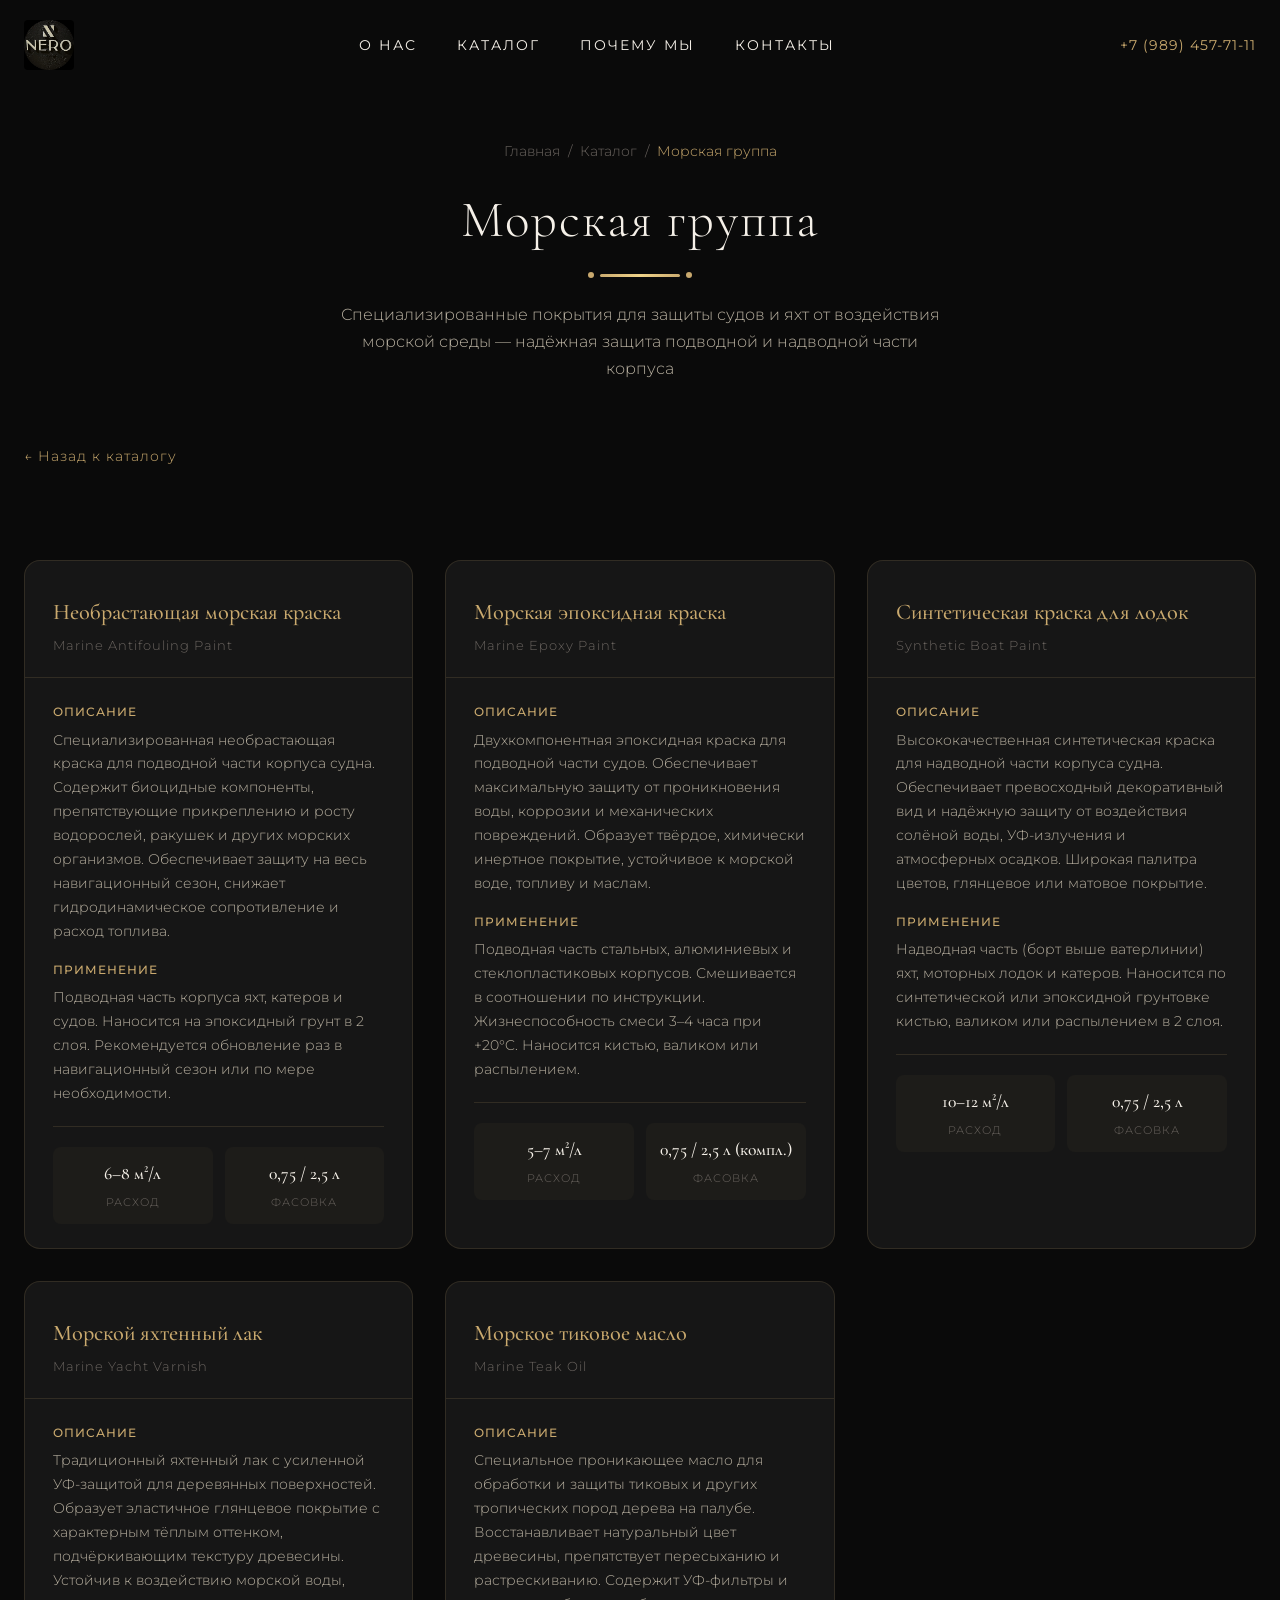
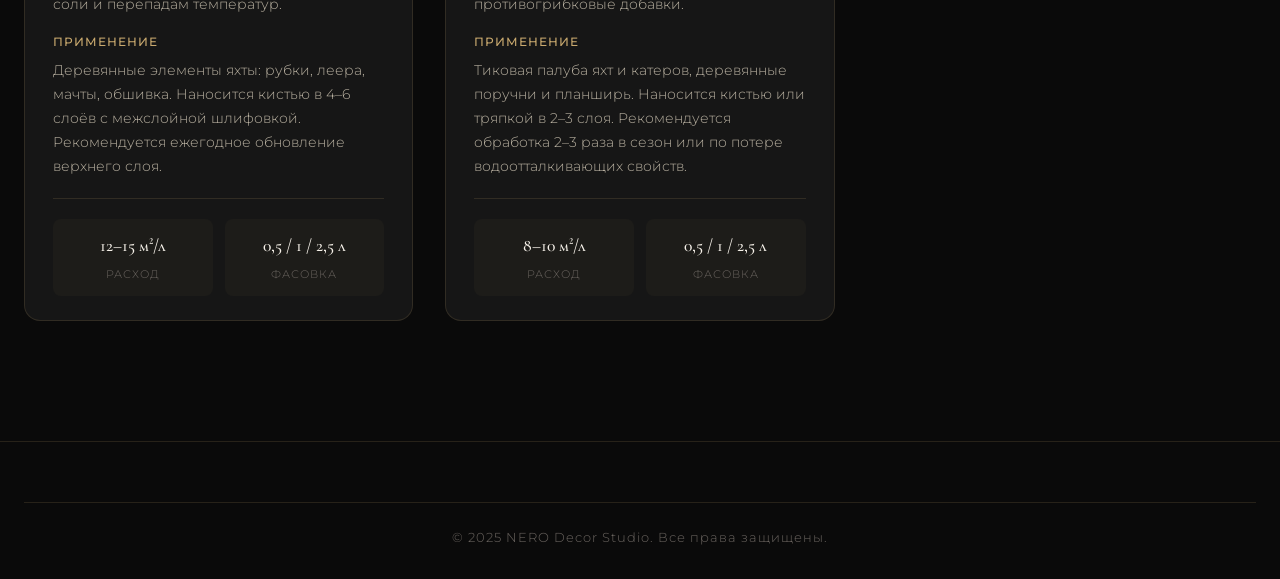
<file: catalog/marine.html>
<!DOCTYPE html>
<html lang="ru">
<head>
    <meta charset="UTF-8">
    <meta name="viewport" content="width=device-width, initial-scale=1.0">
    <title>Морская группа — NERO Каталог</title>
    <link rel="preconnect" href="https://fonts.googleapis.com">
    <link rel="preconnect" href="https://fonts.gstatic.com" crossorigin>
    <link href="https://fonts.googleapis.com/css2?family=Cormorant+Garamond:ital,wght@0,300;0,400;0,500;0,600;0,700;1,300;1,400&family=Montserrat:wght@200;300;400;500;600&display=swap" rel="stylesheet">
    <link rel="stylesheet" href="../css/style.css">
</head>
<body>
    <!-- Navigation -->
    <nav id="navbar" class="navbar scrolled">
        <div class="nav-container">
            <a href="../index.html" class="nav-logo">
                <img src="../assets/images/logo/nero-logo.jpg" alt="NERO Logo" class="logo-img">
            </a>
            <ul class="nav-menu">
                <li><a href="../index.html#about" class="nav-link">О нас</a></li>
                <li><a href="../index.html#catalog" class="nav-link">Каталог</a></li>
                <li><a href="../index.html#why-us" class="nav-link">Почему мы</a></li>
                <li><a href="../index.html#contacts" class="nav-link">Контакты</a></li>
            </ul>
            <div class="nav-phone">
                <a href="tel:+79894577111">+7 (989) 457-71-11</a>
            </div>
            <button class="burger" id="burger" aria-label="Меню">
                <span></span><span></span><span></span>
            </button>
        </div>
    </nav>
    <div class="mobile-menu" id="mobile-menu">
        <ul class="mobile-nav">
            <li><a href="../index.html#about" class="mobile-link">О нас</a></li>
            <li><a href="../index.html#catalog" class="mobile-link">Каталог</a></li>
            <li><a href="../index.html#why-us" class="mobile-link">Почему мы</a></li>
            <li><a href="../index.html#contacts" class="mobile-link">Контакты</a></li>
        </ul>
    </div>

    <div class="page-header">
        <div class="container">
            <div class="breadcrumb">
                <a href="../index.html">Главная</a>
                <span>/</span>
                <a href="../index.html#catalog">Каталог</a>
                <span>/</span>
                <span class="current">Морская группа</span>
            </div>
            <h1 class="section-title">Морская группа</h1>
            <div class="title-underline"><span class="brush-stroke"></span></div>
            <p class="section-desc">Специализированные покрытия для защиты судов и яхт от воздействия морской среды — надёжная защита подводной и надводной части корпуса</p>
        </div>
    </div>

    <div class="container">
        <a href="../index.html#catalog" class="back-link">&larr; Назад к каталогу</a>

        <div class="products-grid">

            <!-- Необрастающая морская краска -->
            <div class="product-card">
                <div class="product-card-header">
                    <h3>Необрастающая морская краска</h3>
                    <span class="product-name-en">Marine Antifouling Paint</span>
                </div>
                <div class="product-card-body">
                    <div class="product-detail">
                        <div class="product-detail-label">Описание</div>
                        <div class="product-detail-text">Специализированная необрастающая краска для подводной части корпуса судна. Содержит биоцидные компоненты, препятствующие прикреплению и росту водорослей, ракушек и других морских организмов. Обеспечивает защиту на весь навигационный сезон, снижает гидродинамическое сопротивление и расход топлива.</div>
                    </div>
                    <div class="product-detail">
                        <div class="product-detail-label">Применение</div>
                        <div class="product-detail-text">Подводная часть корпуса яхт, катеров и судов. Наносится на эпоксидный грунт в 2 слоя. Рекомендуется обновление раз в навигационный сезон или по мере необходимости.</div>
                    </div>
                    <div class="product-specs">
                        <div class="product-spec">
                            <div class="product-spec-value">6–8 м²/л</div>
                            <div class="product-spec-label">Расход</div>
                        </div>
                        <div class="product-spec">
                            <div class="product-spec-value">0,75 / 2,5 л</div>
                            <div class="product-spec-label">Фасовка</div>
                        </div>
                    </div>
                </div>
            </div>

            <!-- Морская эпоксидная краска -->
            <div class="product-card">
                <div class="product-card-header">
                    <h3>Морская эпоксидная краска</h3>
                    <span class="product-name-en">Marine Epoxy Paint</span>
                </div>
                <div class="product-card-body">
                    <div class="product-detail">
                        <div class="product-detail-label">Описание</div>
                        <div class="product-detail-text">Двухкомпонентная эпоксидная краска для подводной части судов. Обеспечивает максимальную защиту от проникновения воды, коррозии и механических повреждений. Образует твёрдое, химически инертное покрытие, устойчивое к морской воде, топливу и маслам.</div>
                    </div>
                    <div class="product-detail">
                        <div class="product-detail-label">Применение</div>
                        <div class="product-detail-text">Подводная часть стальных, алюминиевых и стеклопластиковых корпусов. Смешивается в соотношении по инструкции. Жизнеспособность смеси 3–4 часа при +20°C. Наносится кистью, валиком или распылением.</div>
                    </div>
                    <div class="product-specs">
                        <div class="product-spec">
                            <div class="product-spec-value">5–7 м²/л</div>
                            <div class="product-spec-label">Расход</div>
                        </div>
                        <div class="product-spec">
                            <div class="product-spec-value">0,75 / 2,5 л (компл.)</div>
                            <div class="product-spec-label">Фасовка</div>
                        </div>
                    </div>
                </div>
            </div>

            <!-- Синтетическая краска для лодок -->
            <div class="product-card">
                <div class="product-card-header">
                    <h3>Синтетическая краска для лодок</h3>
                    <span class="product-name-en">Synthetic Boat Paint</span>
                </div>
                <div class="product-card-body">
                    <div class="product-detail">
                        <div class="product-detail-label">Описание</div>
                        <div class="product-detail-text">Высококачественная синтетическая краска для надводной части корпуса судна. Обеспечивает превосходный декоративный вид и надёжную защиту от воздействия солёной воды, УФ-излучения и атмосферных осадков. Широкая палитра цветов, глянцевое или матовое покрытие.</div>
                    </div>
                    <div class="product-detail">
                        <div class="product-detail-label">Применение</div>
                        <div class="product-detail-text">Надводная часть (борт выше ватерлинии) яхт, моторных лодок и катеров. Наносится по синтетической или эпоксидной грунтовке кистью, валиком или распылением в 2 слоя.</div>
                    </div>
                    <div class="product-specs">
                        <div class="product-spec">
                            <div class="product-spec-value">10–12 м²/л</div>
                            <div class="product-spec-label">Расход</div>
                        </div>
                        <div class="product-spec">
                            <div class="product-spec-value">0,75 / 2,5 л</div>
                            <div class="product-spec-label">Фасовка</div>
                        </div>
                    </div>
                </div>
            </div>

            <!-- Морской яхтенный лак -->
            <div class="product-card">
                <div class="product-card-header">
                    <h3>Морской яхтенный лак</h3>
                    <span class="product-name-en">Marine Yacht Varnish</span>
                </div>
                <div class="product-card-body">
                    <div class="product-detail">
                        <div class="product-detail-label">Описание</div>
                        <div class="product-detail-text">Традиционный яхтенный лак с усиленной УФ-защитой для деревянных поверхностей. Образует эластичное глянцевое покрытие с характерным тёплым оттенком, подчёркивающим текстуру древесины. Устойчив к воздействию морской воды, соли и перепадам температур.</div>
                    </div>
                    <div class="product-detail">
                        <div class="product-detail-label">Применение</div>
                        <div class="product-detail-text">Деревянные элементы яхты: рубки, леера, мачты, обшивка. Наносится кистью в 4–6 слоёв с межслойной шлифовкой. Рекомендуется ежегодное обновление верхнего слоя.</div>
                    </div>
                    <div class="product-specs">
                        <div class="product-spec">
                            <div class="product-spec-value">12–15 м²/л</div>
                            <div class="product-spec-label">Расход</div>
                        </div>
                        <div class="product-spec">
                            <div class="product-spec-value">0,5 / 1 / 2,5 л</div>
                            <div class="product-spec-label">Фасовка</div>
                        </div>
                    </div>
                </div>
            </div>

            <!-- Морское тиковое масло -->
            <div class="product-card">
                <div class="product-card-header">
                    <h3>Морское тиковое масло</h3>
                    <span class="product-name-en">Marine Teak Oil</span>
                </div>
                <div class="product-card-body">
                    <div class="product-detail">
                        <div class="product-detail-label">Описание</div>
                        <div class="product-detail-text">Специальное проникающее масло для обработки и защиты тиковых и других тропических пород дерева на палубе. Восстанавливает натуральный цвет древесины, препятствует пересыханию и растрескиванию. Содержит УФ-фильтры и противогрибковые добавки.</div>
                    </div>
                    <div class="product-detail">
                        <div class="product-detail-label">Применение</div>
                        <div class="product-detail-text">Тиковая палуба яхт и катеров, деревянные поручни и планширь. Наносится кистью или тряпкой в 2–3 слоя. Рекомендуется обработка 2–3 раза в сезон или по потере водоотталкивающих свойств.</div>
                    </div>
                    <div class="product-specs">
                        <div class="product-spec">
                            <div class="product-spec-value">8–10 м²/л</div>
                            <div class="product-spec-label">Расход</div>
                        </div>
                        <div class="product-spec">
                            <div class="product-spec-value">0,5 / 1 / 2,5 л</div>
                            <div class="product-spec-label">Фасовка</div>
                        </div>
                    </div>
                </div>
            </div>

        </div><!-- end products-grid -->
    </div>

    <footer class="footer">
        <div class="container">
            <div class="footer-bottom">
                <p>&copy; 2025 NERO Decor Studio. Все права защищены.</p>
            </div>
        </div>
    </footer>
    <script src="../js/main.js"></script>
</body>
</html>
</file>
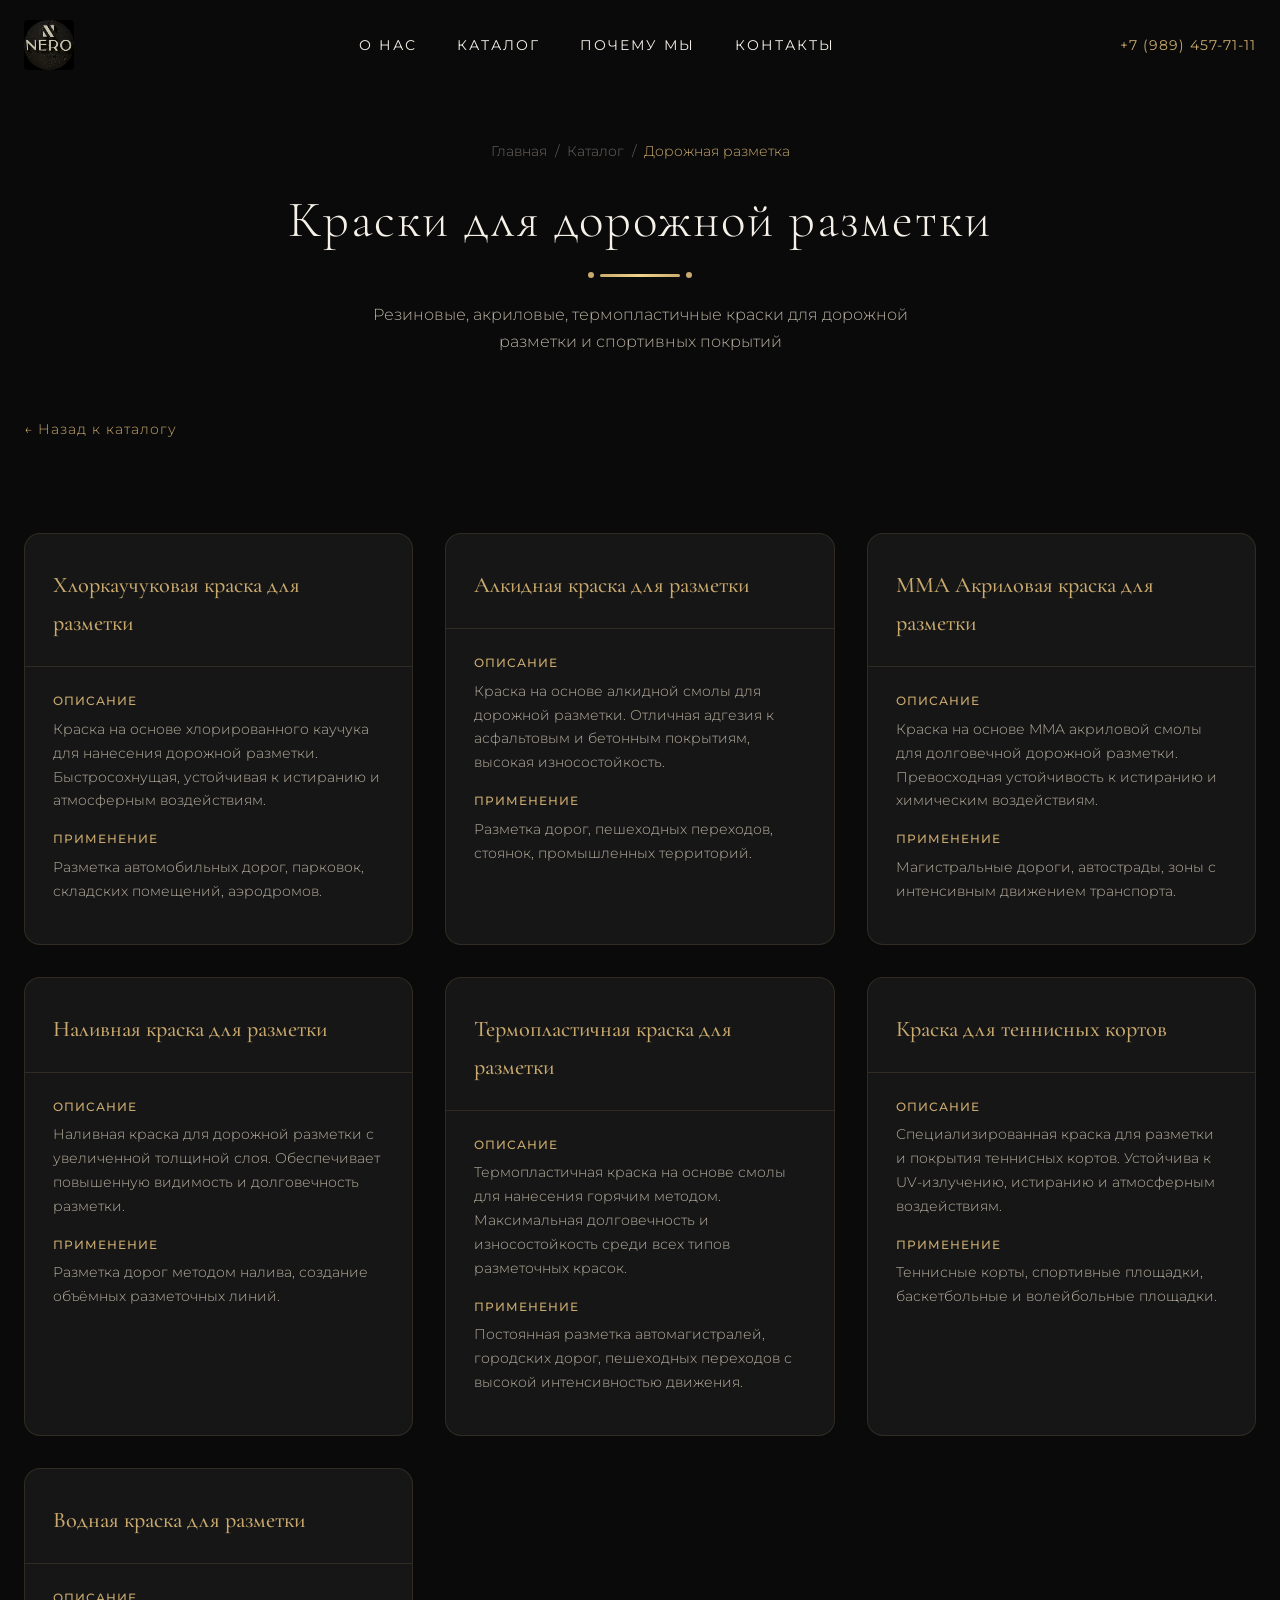
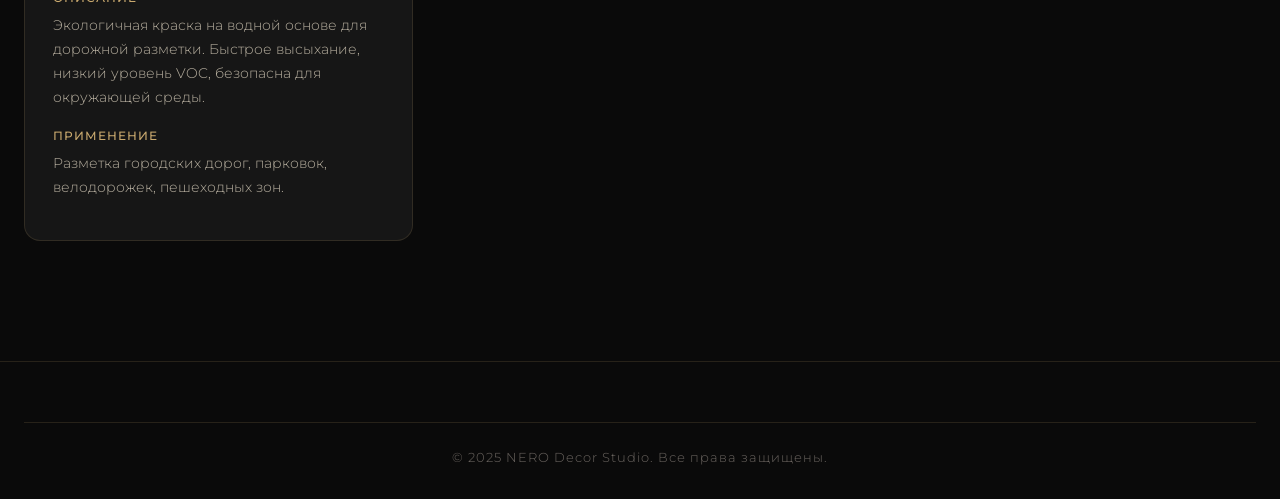
<file: catalog/road-marking.html>
<!DOCTYPE html>
<html lang="ru">
<head>
    <meta charset="UTF-8">
    <meta name="viewport" content="width=device-width, initial-scale=1.0">
    <title>Краски для дорожной разметки — NERO Каталог</title>
    <link rel="preconnect" href="https://fonts.googleapis.com">
    <link rel="preconnect" href="https://fonts.gstatic.com" crossorigin>
    <link href="https://fonts.googleapis.com/css2?family=Cormorant+Garamond:ital,wght@0,300;0,400;0,500;0,600;0,700;1,300;1,400&family=Montserrat:wght@200;300;400;500;600&display=swap" rel="stylesheet">
    <link rel="stylesheet" href="../css/style.css">
</head>
<body>
    <nav id="navbar" class="navbar scrolled"><div class="nav-container"><a href="../index.html" class="nav-logo"><img src="../assets/images/logo/nero-logo.jpg" alt="NERO" class="logo-img"></a><ul class="nav-menu"><li><a href="../index.html#about" class="nav-link">О нас</a></li><li><a href="../index.html#catalog" class="nav-link">Каталог</a></li><li><a href="../index.html#why-us" class="nav-link">Почему мы</a></li><li><a href="../index.html#contacts" class="nav-link">Контакты</a></li></ul><div class="nav-phone"><a href="tel:+79894577111">+7 (989) 457-71-11</a></div><button class="burger" id="burger" aria-label="Меню"><span></span><span></span><span></span></button></div></nav>
    <div class="mobile-menu" id="mobile-menu"><ul class="mobile-nav"><li><a href="../index.html#about" class="mobile-link">О нас</a></li><li><a href="../index.html#catalog" class="mobile-link">Каталог</a></li><li><a href="../index.html#why-us" class="mobile-link">Почему мы</a></li><li><a href="../index.html#contacts" class="mobile-link">Контакты</a></li></ul></div>

    <div class="page-header"><div class="container">
        <div class="breadcrumb"><a href="../index.html">Главная</a><span>/</span><a href="../index.html#catalog">Каталог</a><span>/</span><span class="current">Дорожная разметка</span></div>
        <h1 class="section-title">Краски для дорожной разметки</h1>
        <div class="title-underline"><span class="brush-stroke"></span></div>
        <p class="section-desc">Резиновые, акриловые, термопластичные краски для дорожной разметки и спортивных покрытий</p>
    </div></div>

    <div class="container">
        <a href="../index.html#catalog" class="back-link">&larr; Назад к каталогу</a>
        <div class="products-grid">
            <div class="product-card"><div class="product-card-header"><h3>Хлоркаучуковая краска для разметки</h3></div><div class="product-card-body"><div class="product-detail"><div class="product-detail-label">Описание</div><div class="product-detail-text">Краска на основе хлорированного каучука для нанесения дорожной разметки. Быстросохнущая, устойчивая к истиранию и атмосферным воздействиям.</div></div><div class="product-detail"><div class="product-detail-label">Применение</div><div class="product-detail-text">Разметка автомобильных дорог, парковок, складских помещений, аэродромов.</div></div></div></div>

            <div class="product-card"><div class="product-card-header"><h3>Алкидная краска для разметки</h3></div><div class="product-card-body"><div class="product-detail"><div class="product-detail-label">Описание</div><div class="product-detail-text">Краска на основе алкидной смолы для дорожной разметки. Отличная адгезия к асфальтовым и бетонным покрытиям, высокая износостойкость.</div></div><div class="product-detail"><div class="product-detail-label">Применение</div><div class="product-detail-text">Разметка дорог, пешеходных переходов, стоянок, промышленных территорий.</div></div></div></div>

            <div class="product-card"><div class="product-card-header"><h3>MMA Акриловая краска для разметки</h3></div><div class="product-card-body"><div class="product-detail"><div class="product-detail-label">Описание</div><div class="product-detail-text">Краска на основе MMA акриловой смолы для долговечной дорожной разметки. Превосходная устойчивость к истиранию и химическим воздействиям.</div></div><div class="product-detail"><div class="product-detail-label">Применение</div><div class="product-detail-text">Магистральные дороги, автострады, зоны с интенсивным движением транспорта.</div></div></div></div>

            <div class="product-card"><div class="product-card-header"><h3>Наливная краска для разметки</h3></div><div class="product-card-body"><div class="product-detail"><div class="product-detail-label">Описание</div><div class="product-detail-text">Наливная краска для дорожной разметки с увеличенной толщиной слоя. Обеспечивает повышенную видимость и долговечность разметки.</div></div><div class="product-detail"><div class="product-detail-label">Применение</div><div class="product-detail-text">Разметка дорог методом налива, создание объёмных разметочных линий.</div></div></div></div>

            <div class="product-card"><div class="product-card-header"><h3>Термопластичная краска для разметки</h3></div><div class="product-card-body"><div class="product-detail"><div class="product-detail-label">Описание</div><div class="product-detail-text">Термопластичная краска на основе смолы для нанесения горячим методом. Максимальная долговечность и износостойкость среди всех типов разметочных красок.</div></div><div class="product-detail"><div class="product-detail-label">Применение</div><div class="product-detail-text">Постоянная разметка автомагистралей, городских дорог, пешеходных переходов с высокой интенсивностью движения.</div></div></div></div>

            <div class="product-card"><div class="product-card-header"><h3>Краска для теннисных кортов</h3></div><div class="product-card-body"><div class="product-detail"><div class="product-detail-label">Описание</div><div class="product-detail-text">Специализированная краска для разметки и покрытия теннисных кортов. Устойчива к UV-излучению, истиранию и атмосферным воздействиям.</div></div><div class="product-detail"><div class="product-detail-label">Применение</div><div class="product-detail-text">Теннисные корты, спортивные площадки, баскетбольные и волейбольные площадки.</div></div></div></div>

            <div class="product-card"><div class="product-card-header"><h3>Водная краска для разметки</h3></div><div class="product-card-body"><div class="product-detail"><div class="product-detail-label">Описание</div><div class="product-detail-text">Экологичная краска на водной основе для дорожной разметки. Быстрое высыхание, низкий уровень VOC, безопасна для окружающей среды.</div></div><div class="product-detail"><div class="product-detail-label">Применение</div><div class="product-detail-text">Разметка городских дорог, парковок, велодорожек, пешеходных зон.</div></div></div></div>
        </div>
    </div>

    <footer class="footer"><div class="container"><div class="footer-bottom"><p>&copy; 2025 NERO Decor Studio. Все права защищены.</p></div></div></footer>
    <script src="../js/main.js"></script>
</body>
</html>
</file>
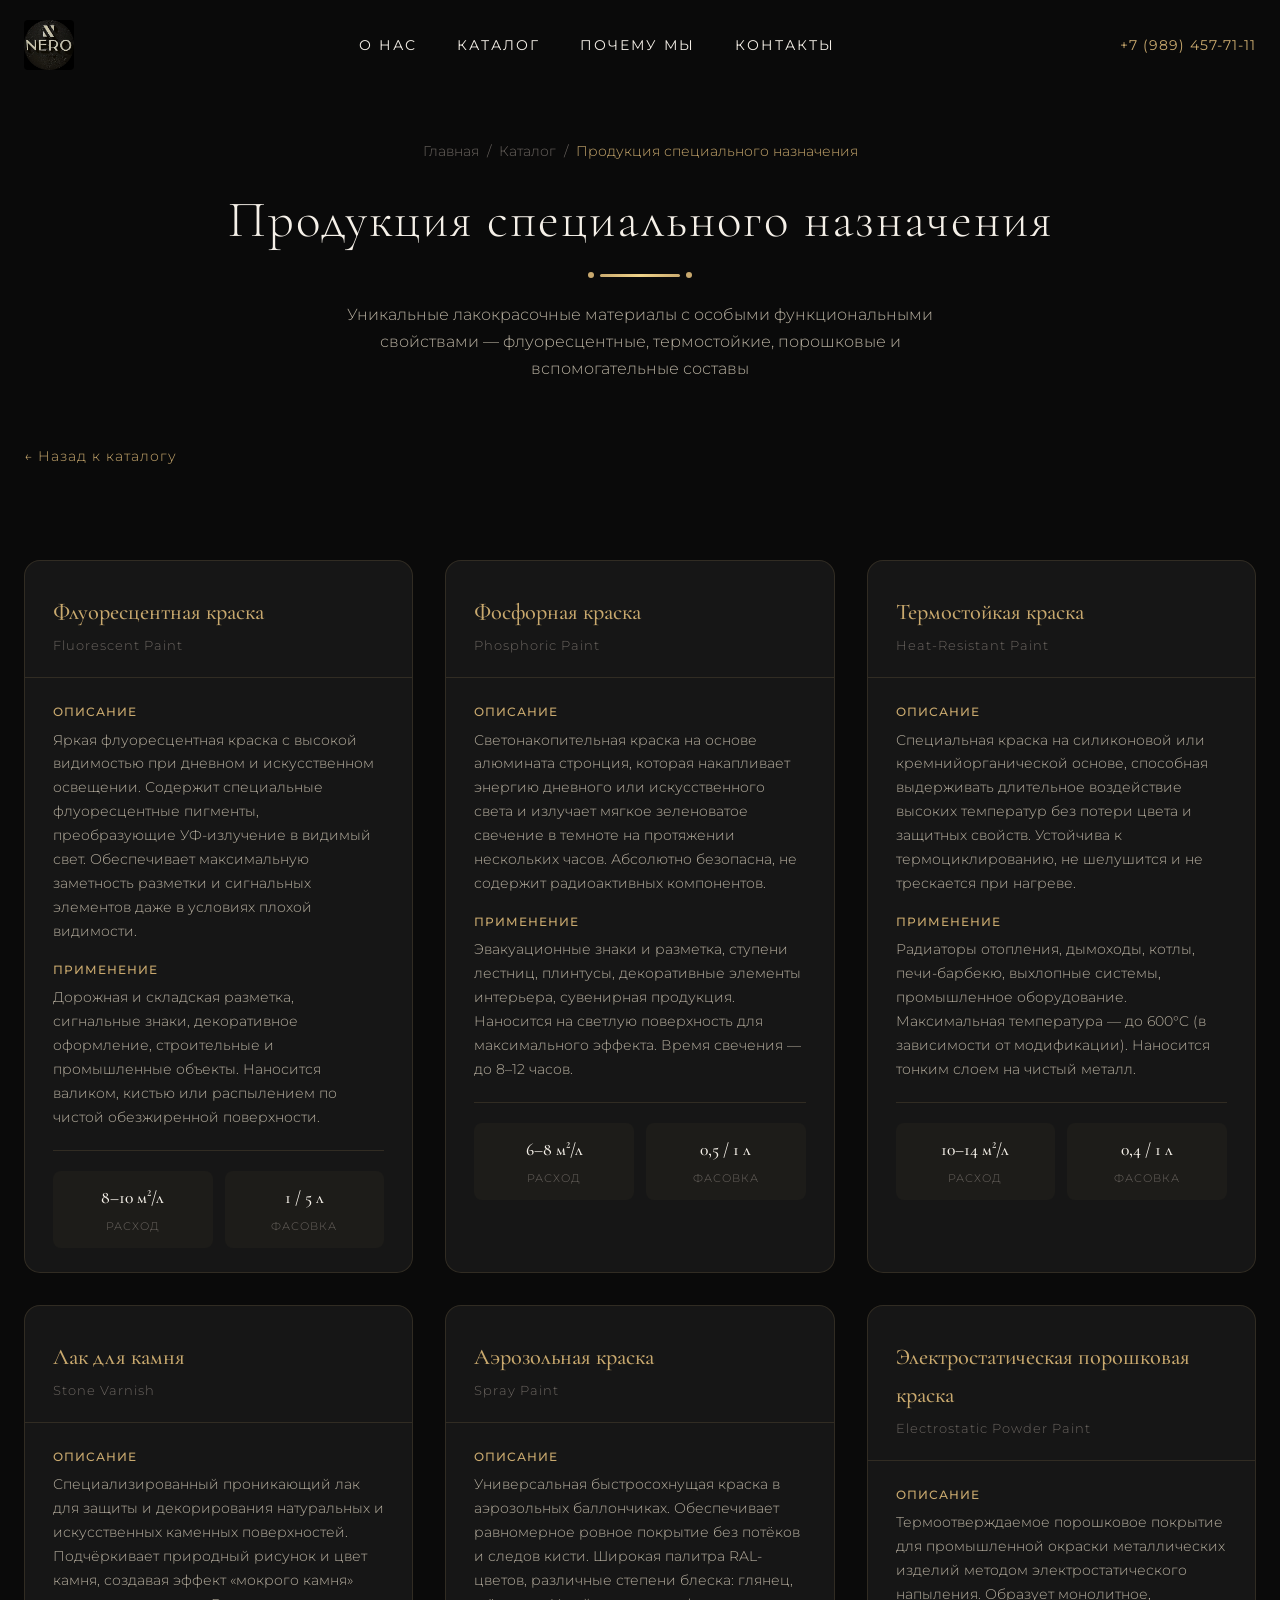
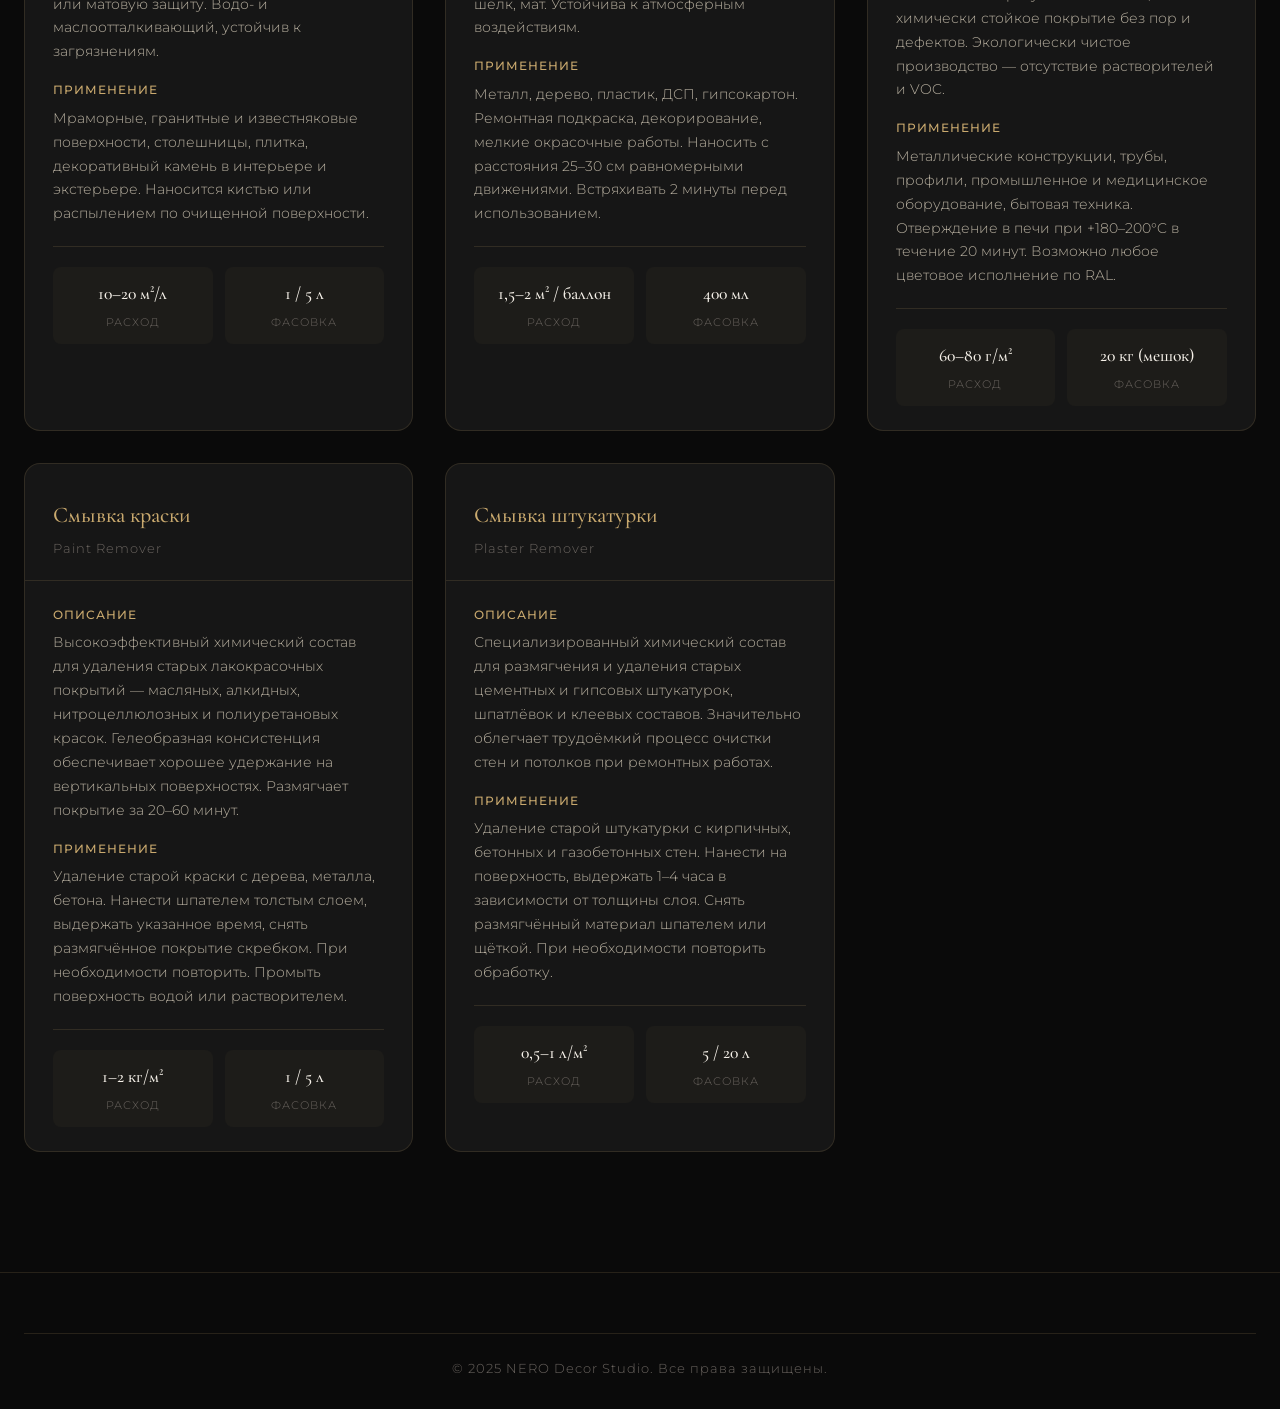
<file: catalog/special.html>
<!DOCTYPE html>
<html lang="ru">
<head>
    <meta charset="UTF-8">
    <meta name="viewport" content="width=device-width, initial-scale=1.0">
    <title>Продукция специального назначения — NERO Каталог</title>
    <link rel="preconnect" href="https://fonts.googleapis.com">
    <link rel="preconnect" href="https://fonts.gstatic.com" crossorigin>
    <link href="https://fonts.googleapis.com/css2?family=Cormorant+Garamond:ital,wght@0,300;0,400;0,500;0,600;0,700;1,300;1,400&family=Montserrat:wght@200;300;400;500;600&display=swap" rel="stylesheet">
    <link rel="stylesheet" href="../css/style.css">
</head>
<body>
    <!-- Navigation -->
    <nav id="navbar" class="navbar scrolled">
        <div class="nav-container">
            <a href="../index.html" class="nav-logo">
                <img src="../assets/images/logo/nero-logo.jpg" alt="NERO Logo" class="logo-img">
            </a>
            <ul class="nav-menu">
                <li><a href="../index.html#about" class="nav-link">О нас</a></li>
                <li><a href="../index.html#catalog" class="nav-link">Каталог</a></li>
                <li><a href="../index.html#why-us" class="nav-link">Почему мы</a></li>
                <li><a href="../index.html#contacts" class="nav-link">Контакты</a></li>
            </ul>
            <div class="nav-phone">
                <a href="tel:+79894577111">+7 (989) 457-71-11</a>
            </div>
            <button class="burger" id="burger" aria-label="Меню">
                <span></span><span></span><span></span>
            </button>
        </div>
    </nav>
    <div class="mobile-menu" id="mobile-menu">
        <ul class="mobile-nav">
            <li><a href="../index.html#about" class="mobile-link">О нас</a></li>
            <li><a href="../index.html#catalog" class="mobile-link">Каталог</a></li>
            <li><a href="../index.html#why-us" class="mobile-link">Почему мы</a></li>
            <li><a href="../index.html#contacts" class="mobile-link">Контакты</a></li>
        </ul>
    </div>

    <div class="page-header">
        <div class="container">
            <div class="breadcrumb">
                <a href="../index.html">Главная</a>
                <span>/</span>
                <a href="../index.html#catalog">Каталог</a>
                <span>/</span>
                <span class="current">Продукция специального назначения</span>
            </div>
            <h1 class="section-title">Продукция специального назначения</h1>
            <div class="title-underline"><span class="brush-stroke"></span></div>
            <p class="section-desc">Уникальные лакокрасочные материалы с особыми функциональными свойствами — флуоресцентные, термостойкие, порошковые и вспомогательные составы</p>
        </div>
    </div>

    <div class="container">
        <a href="../index.html#catalog" class="back-link">&larr; Назад к каталогу</a>

        <div class="products-grid">

            <!-- Флуоресцентная краска -->
            <div class="product-card">
                <div class="product-card-header">
                    <h3>Флуоресцентная краска</h3>
                    <span class="product-name-en">Fluorescent Paint</span>
                </div>
                <div class="product-card-body">
                    <div class="product-detail">
                        <div class="product-detail-label">Описание</div>
                        <div class="product-detail-text">Яркая флуоресцентная краска с высокой видимостью при дневном и искусственном освещении. Содержит специальные флуоресцентные пигменты, преобразующие УФ-излучение в видимый свет. Обеспечивает максимальную заметность разметки и сигнальных элементов даже в условиях плохой видимости.</div>
                    </div>
                    <div class="product-detail">
                        <div class="product-detail-label">Применение</div>
                        <div class="product-detail-text">Дорожная и складская разметка, сигнальные знаки, декоративное оформление, строительные и промышленные объекты. Наносится валиком, кистью или распылением по чистой обезжиренной поверхности.</div>
                    </div>
                    <div class="product-specs">
                        <div class="product-spec">
                            <div class="product-spec-value">8–10 м²/л</div>
                            <div class="product-spec-label">Расход</div>
                        </div>
                        <div class="product-spec">
                            <div class="product-spec-value">1 / 5 л</div>
                            <div class="product-spec-label">Фасовка</div>
                        </div>
                    </div>
                </div>
            </div>

            <!-- Фосфорная краска -->
            <div class="product-card">
                <div class="product-card-header">
                    <h3>Фосфорная краска</h3>
                    <span class="product-name-en">Phosphoric Paint</span>
                </div>
                <div class="product-card-body">
                    <div class="product-detail">
                        <div class="product-detail-label">Описание</div>
                        <div class="product-detail-text">Светонакопительная краска на основе алюмината стронция, которая накапливает энергию дневного или искусственного света и излучает мягкое зеленоватое свечение в темноте на протяжении нескольких часов. Абсолютно безопасна, не содержит радиоактивных компонентов.</div>
                    </div>
                    <div class="product-detail">
                        <div class="product-detail-label">Применение</div>
                        <div class="product-detail-text">Эвакуационные знаки и разметка, ступени лестниц, плинтусы, декоративные элементы интерьера, сувенирная продукция. Наносится на светлую поверхность для максимального эффекта. Время свечения — до 8–12 часов.</div>
                    </div>
                    <div class="product-specs">
                        <div class="product-spec">
                            <div class="product-spec-value">6–8 м²/л</div>
                            <div class="product-spec-label">Расход</div>
                        </div>
                        <div class="product-spec">
                            <div class="product-spec-value">0,5 / 1 л</div>
                            <div class="product-spec-label">Фасовка</div>
                        </div>
                    </div>
                </div>
            </div>

            <!-- Термостойкая краска -->
            <div class="product-card">
                <div class="product-card-header">
                    <h3>Термостойкая краска</h3>
                    <span class="product-name-en">Heat-Resistant Paint</span>
                </div>
                <div class="product-card-body">
                    <div class="product-detail">
                        <div class="product-detail-label">Описание</div>
                        <div class="product-detail-text">Специальная краска на силиконовой или кремнийорганической основе, способная выдерживать длительное воздействие высоких температур без потери цвета и защитных свойств. Устойчива к термоциклированию, не шелушится и не трескается при нагреве.</div>
                    </div>
                    <div class="product-detail">
                        <div class="product-detail-label">Применение</div>
                        <div class="product-detail-text">Радиаторы отопления, дымоходы, котлы, печи-барбекю, выхлопные системы, промышленное оборудование. Максимальная температура — до 600°C (в зависимости от модификации). Наносится тонким слоем на чистый металл.</div>
                    </div>
                    <div class="product-specs">
                        <div class="product-spec">
                            <div class="product-spec-value">10–14 м²/л</div>
                            <div class="product-spec-label">Расход</div>
                        </div>
                        <div class="product-spec">
                            <div class="product-spec-value">0,4 / 1 л</div>
                            <div class="product-spec-label">Фасовка</div>
                        </div>
                    </div>
                </div>
            </div>

            <!-- Лак для камня -->
            <div class="product-card">
                <div class="product-card-header">
                    <h3>Лак для камня</h3>
                    <span class="product-name-en">Stone Varnish</span>
                </div>
                <div class="product-card-body">
                    <div class="product-detail">
                        <div class="product-detail-label">Описание</div>
                        <div class="product-detail-text">Специализированный проникающий лак для защиты и декорирования натуральных и искусственных каменных поверхностей. Подчёркивает природный рисунок и цвет камня, создавая эффект «мокрого камня» или матовую защиту. Водо- и маслоотталкивающий, устойчив к загрязнениям.</div>
                    </div>
                    <div class="product-detail">
                        <div class="product-detail-label">Применение</div>
                        <div class="product-detail-text">Мраморные, гранитные и известняковые поверхности, столешницы, плитка, декоративный камень в интерьере и экстерьере. Наносится кистью или распылением по очищенной поверхности.</div>
                    </div>
                    <div class="product-specs">
                        <div class="product-spec">
                            <div class="product-spec-value">10–20 м²/л</div>
                            <div class="product-spec-label">Расход</div>
                        </div>
                        <div class="product-spec">
                            <div class="product-spec-value">1 / 5 л</div>
                            <div class="product-spec-label">Фасовка</div>
                        </div>
                    </div>
                </div>
            </div>

            <!-- Аэрозольная краска -->
            <div class="product-card">
                <div class="product-card-header">
                    <h3>Аэрозольная краска</h3>
                    <span class="product-name-en">Spray Paint</span>
                </div>
                <div class="product-card-body">
                    <div class="product-detail">
                        <div class="product-detail-label">Описание</div>
                        <div class="product-detail-text">Универсальная быстросохнущая краска в аэрозольных баллончиках. Обеспечивает равномерное ровное покрытие без потёков и следов кисти. Широкая палитра RAL-цветов, различные степени блеска: глянец, шёлк, мат. Устойчива к атмосферным воздействиям.</div>
                    </div>
                    <div class="product-detail">
                        <div class="product-detail-label">Применение</div>
                        <div class="product-detail-text">Металл, дерево, пластик, ДСП, гипсокартон. Ремонтная подкраска, декорирование, мелкие окрасочные работы. Наносить с расстояния 25–30 см равномерными движениями. Встряхивать 2 минуты перед использованием.</div>
                    </div>
                    <div class="product-specs">
                        <div class="product-spec">
                            <div class="product-spec-value">1,5–2 м² / баллон</div>
                            <div class="product-spec-label">Расход</div>
                        </div>
                        <div class="product-spec">
                            <div class="product-spec-value">400 мл</div>
                            <div class="product-spec-label">Фасовка</div>
                        </div>
                    </div>
                </div>
            </div>

            <!-- Электростатическая порошковая краска -->
            <div class="product-card">
                <div class="product-card-header">
                    <h3>Электростатическая порошковая краска</h3>
                    <span class="product-name-en">Electrostatic Powder Paint</span>
                </div>
                <div class="product-card-body">
                    <div class="product-detail">
                        <div class="product-detail-label">Описание</div>
                        <div class="product-detail-text">Термоотверждаемое порошковое покрытие для промышленной окраски металлических изделий методом электростатического напыления. Образует монолитное, химически стойкое покрытие без пор и дефектов. Экологически чистое производство — отсутствие растворителей и VOC.</div>
                    </div>
                    <div class="product-detail">
                        <div class="product-detail-label">Применение</div>
                        <div class="product-detail-text">Металлические конструкции, трубы, профили, промышленное и медицинское оборудование, бытовая техника. Отверждение в печи при +180–200°C в течение 20 минут. Возможно любое цветовое исполнение по RAL.</div>
                    </div>
                    <div class="product-specs">
                        <div class="product-spec">
                            <div class="product-spec-value">60–80 г/м²</div>
                            <div class="product-spec-label">Расход</div>
                        </div>
                        <div class="product-spec">
                            <div class="product-spec-value">20 кг (мешок)</div>
                            <div class="product-spec-label">Фасовка</div>
                        </div>
                    </div>
                </div>
            </div>

            <!-- Смывка краски -->
            <div class="product-card">
                <div class="product-card-header">
                    <h3>Смывка краски</h3>
                    <span class="product-name-en">Paint Remover</span>
                </div>
                <div class="product-card-body">
                    <div class="product-detail">
                        <div class="product-detail-label">Описание</div>
                        <div class="product-detail-text">Высокоэффективный химический состав для удаления старых лакокрасочных покрытий — масляных, алкидных, нитроцеллюлозных и полиуретановых красок. Гелеобразная консистенция обеспечивает хорошее удержание на вертикальных поверхностях. Размягчает покрытие за 20–60 минут.</div>
                    </div>
                    <div class="product-detail">
                        <div class="product-detail-label">Применение</div>
                        <div class="product-detail-text">Удаление старой краски с дерева, металла, бетона. Нанести шпателем толстым слоем, выдержать указанное время, снять размягчённое покрытие скребком. При необходимости повторить. Промыть поверхность водой или растворителем.</div>
                    </div>
                    <div class="product-specs">
                        <div class="product-spec">
                            <div class="product-spec-value">1–2 кг/м²</div>
                            <div class="product-spec-label">Расход</div>
                        </div>
                        <div class="product-spec">
                            <div class="product-spec-value">1 / 5 л</div>
                            <div class="product-spec-label">Фасовка</div>
                        </div>
                    </div>
                </div>
            </div>

            <!-- Смывка штукатурки -->
            <div class="product-card">
                <div class="product-card-header">
                    <h3>Смывка штукатурки</h3>
                    <span class="product-name-en">Plaster Remover</span>
                </div>
                <div class="product-card-body">
                    <div class="product-detail">
                        <div class="product-detail-label">Описание</div>
                        <div class="product-detail-text">Специализированный химический состав для размягчения и удаления старых цементных и гипсовых штукатурок, шпатлёвок и клеевых составов. Значительно облегчает трудоёмкий процесс очистки стен и потолков при ремонтных работах.</div>
                    </div>
                    <div class="product-detail">
                        <div class="product-detail-label">Применение</div>
                        <div class="product-detail-text">Удаление старой штукатурки с кирпичных, бетонных и газобетонных стен. Нанести на поверхность, выдержать 1–4 часа в зависимости от толщины слоя. Снять размягчённый материал шпателем или щёткой. При необходимости повторить обработку.</div>
                    </div>
                    <div class="product-specs">
                        <div class="product-spec">
                            <div class="product-spec-value">0,5–1 л/м²</div>
                            <div class="product-spec-label">Расход</div>
                        </div>
                        <div class="product-spec">
                            <div class="product-spec-value">5 / 20 л</div>
                            <div class="product-spec-label">Фасовка</div>
                        </div>
                    </div>
                </div>
            </div>

        </div><!-- end products-grid -->
    </div>

    <footer class="footer">
        <div class="container">
            <div class="footer-bottom">
                <p>&copy; 2025 NERO Decor Studio. Все права защищены.</p>
            </div>
        </div>
    </footer>
    <script src="../js/main.js"></script>
</body>
</html>
</file>
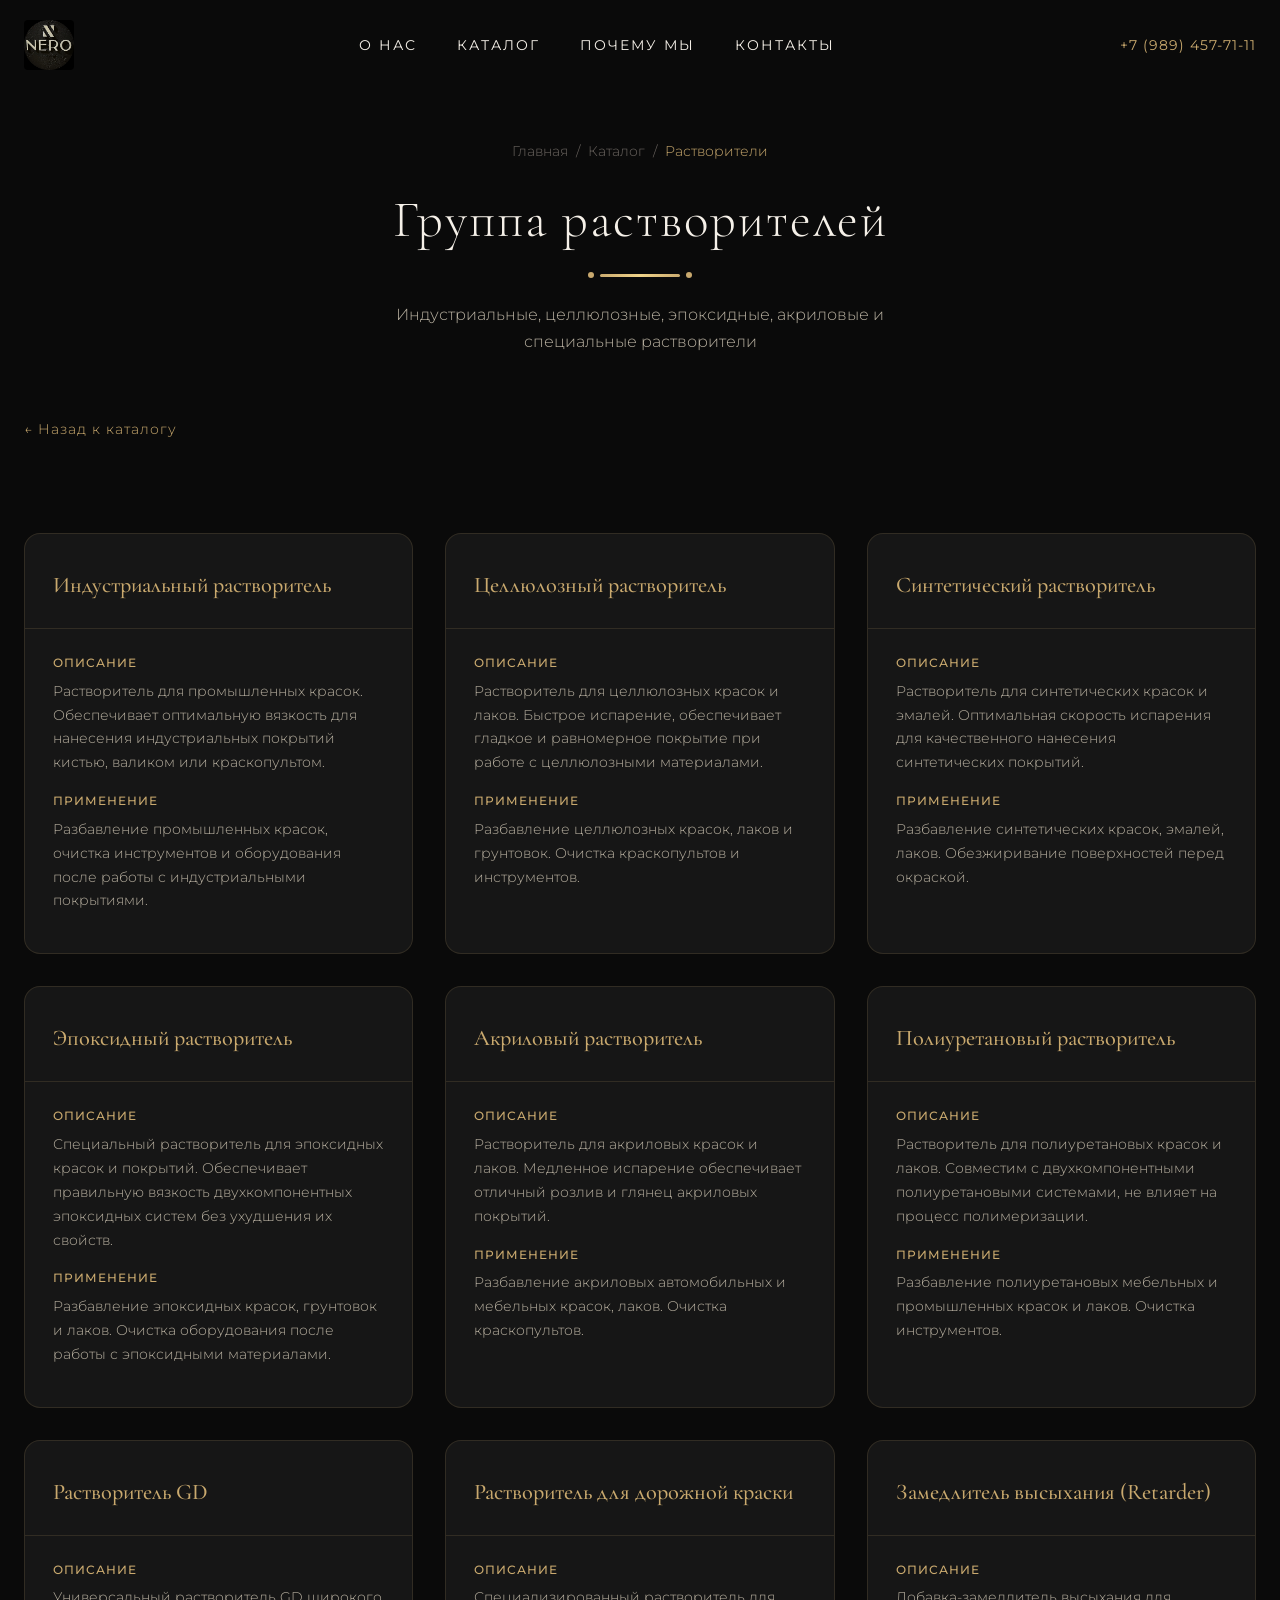
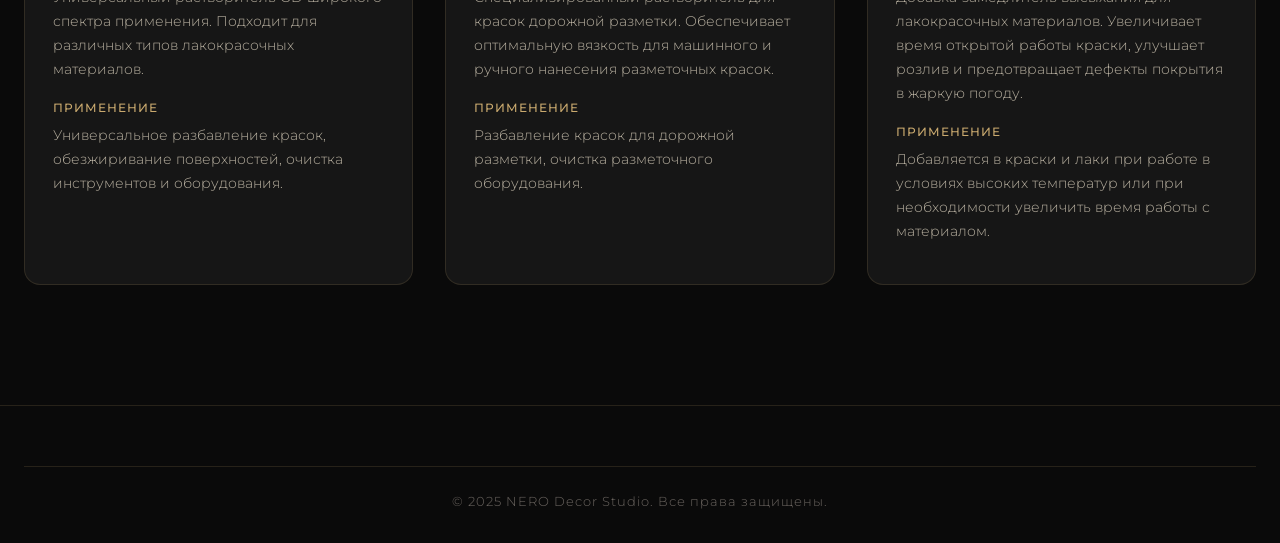
<file: catalog/thinners.html>
<!DOCTYPE html>
<html lang="ru">
<head>
    <meta charset="UTF-8">
    <meta name="viewport" content="width=device-width, initial-scale=1.0">
    <title>Группа растворителей — NERO Каталог</title>
    <link rel="preconnect" href="https://fonts.googleapis.com">
    <link rel="preconnect" href="https://fonts.gstatic.com" crossorigin>
    <link href="https://fonts.googleapis.com/css2?family=Cormorant+Garamond:ital,wght@0,300;0,400;0,500;0,600;0,700;1,300;1,400&family=Montserrat:wght@200;300;400;500;600&display=swap" rel="stylesheet">
    <link rel="stylesheet" href="../css/style.css">
</head>
<body>
    <nav id="navbar" class="navbar scrolled"><div class="nav-container"><a href="../index.html" class="nav-logo"><img src="../assets/images/logo/nero-logo.jpg" alt="NERO" class="logo-img"></a><ul class="nav-menu"><li><a href="../index.html#about" class="nav-link">О нас</a></li><li><a href="../index.html#catalog" class="nav-link">Каталог</a></li><li><a href="../index.html#why-us" class="nav-link">Почему мы</a></li><li><a href="../index.html#contacts" class="nav-link">Контакты</a></li></ul><div class="nav-phone"><a href="tel:+79894577111">+7 (989) 457-71-11</a></div><button class="burger" id="burger" aria-label="Меню"><span></span><span></span><span></span></button></div></nav>
    <div class="mobile-menu" id="mobile-menu"><ul class="mobile-nav"><li><a href="../index.html#about" class="mobile-link">О нас</a></li><li><a href="../index.html#catalog" class="mobile-link">Каталог</a></li><li><a href="../index.html#why-us" class="mobile-link">Почему мы</a></li><li><a href="../index.html#contacts" class="mobile-link">Контакты</a></li></ul></div>

    <div class="page-header"><div class="container">
        <div class="breadcrumb"><a href="../index.html">Главная</a><span>/</span><a href="../index.html#catalog">Каталог</a><span>/</span><span class="current">Растворители</span></div>
        <h1 class="section-title">Группа растворителей</h1>
        <div class="title-underline"><span class="brush-stroke"></span></div>
        <p class="section-desc">Индустриальные, целлюлозные, эпоксидные, акриловые и специальные растворители</p>
    </div></div>

    <div class="container">
        <a href="../index.html#catalog" class="back-link">&larr; Назад к каталогу</a>
        <div class="products-grid">

            <div class="product-card"><div class="product-card-header"><h3>Индустриальный растворитель</h3></div><div class="product-card-body"><div class="product-detail"><div class="product-detail-label">Описание</div><div class="product-detail-text">Растворитель для промышленных красок. Обеспечивает оптимальную вязкость для нанесения индустриальных покрытий кистью, валиком или краскопультом.</div></div><div class="product-detail"><div class="product-detail-label">Применение</div><div class="product-detail-text">Разбавление промышленных красок, очистка инструментов и оборудования после работы с индустриальными покрытиями.</div></div></div></div>

            <div class="product-card"><div class="product-card-header"><h3>Целлюлозный растворитель</h3></div><div class="product-card-body"><div class="product-detail"><div class="product-detail-label">Описание</div><div class="product-detail-text">Растворитель для целлюлозных красок и лаков. Быстрое испарение, обеспечивает гладкое и равномерное покрытие при работе с целлюлозными материалами.</div></div><div class="product-detail"><div class="product-detail-label">Применение</div><div class="product-detail-text">Разбавление целлюлозных красок, лаков и грунтовок. Очистка краскопультов и инструментов.</div></div></div></div>

            <div class="product-card"><div class="product-card-header"><h3>Синтетический растворитель</h3></div><div class="product-card-body"><div class="product-detail"><div class="product-detail-label">Описание</div><div class="product-detail-text">Растворитель для синтетических красок и эмалей. Оптимальная скорость испарения для качественного нанесения синтетических покрытий.</div></div><div class="product-detail"><div class="product-detail-label">Применение</div><div class="product-detail-text">Разбавление синтетических красок, эмалей, лаков. Обезжиривание поверхностей перед окраской.</div></div></div></div>

            <div class="product-card"><div class="product-card-header"><h3>Эпоксидный растворитель</h3></div><div class="product-card-body"><div class="product-detail"><div class="product-detail-label">Описание</div><div class="product-detail-text">Специальный растворитель для эпоксидных красок и покрытий. Обеспечивает правильную вязкость двухкомпонентных эпоксидных систем без ухудшения их свойств.</div></div><div class="product-detail"><div class="product-detail-label">Применение</div><div class="product-detail-text">Разбавление эпоксидных красок, грунтовок и лаков. Очистка оборудования после работы с эпоксидными материалами.</div></div></div></div>

            <div class="product-card"><div class="product-card-header"><h3>Акриловый растворитель</h3></div><div class="product-card-body"><div class="product-detail"><div class="product-detail-label">Описание</div><div class="product-detail-text">Растворитель для акриловых красок и лаков. Медленное испарение обеспечивает отличный розлив и глянец акриловых покрытий.</div></div><div class="product-detail"><div class="product-detail-label">Применение</div><div class="product-detail-text">Разбавление акриловых автомобильных и мебельных красок, лаков. Очистка краскопультов.</div></div></div></div>

            <div class="product-card"><div class="product-card-header"><h3>Полиуретановый растворитель</h3></div><div class="product-card-body"><div class="product-detail"><div class="product-detail-label">Описание</div><div class="product-detail-text">Растворитель для полиуретановых красок и лаков. Совместим с двухкомпонентными полиуретановыми системами, не влияет на процесс полимеризации.</div></div><div class="product-detail"><div class="product-detail-label">Применение</div><div class="product-detail-text">Разбавление полиуретановых мебельных и промышленных красок и лаков. Очистка инструментов.</div></div></div></div>

            <div class="product-card"><div class="product-card-header"><h3>Растворитель GD</h3></div><div class="product-card-body"><div class="product-detail"><div class="product-detail-label">Описание</div><div class="product-detail-text">Универсальный растворитель GD широкого спектра применения. Подходит для различных типов лакокрасочных материалов.</div></div><div class="product-detail"><div class="product-detail-label">Применение</div><div class="product-detail-text">Универсальное разбавление красок, обезжиривание поверхностей, очистка инструментов и оборудования.</div></div></div></div>

            <div class="product-card"><div class="product-card-header"><h3>Растворитель для дорожной краски</h3></div><div class="product-card-body"><div class="product-detail"><div class="product-detail-label">Описание</div><div class="product-detail-text">Специализированный растворитель для красок дорожной разметки. Обеспечивает оптимальную вязкость для машинного и ручного нанесения разметочных красок.</div></div><div class="product-detail"><div class="product-detail-label">Применение</div><div class="product-detail-text">Разбавление красок для дорожной разметки, очистка разметочного оборудования.</div></div></div></div>

            <div class="product-card"><div class="product-card-header"><h3>Замедлитель высыхания (Retarder)</h3></div><div class="product-card-body"><div class="product-detail"><div class="product-detail-label">Описание</div><div class="product-detail-text">Добавка-замедлитель высыхания для лакокрасочных материалов. Увеличивает время открытой работы краски, улучшает розлив и предотвращает дефекты покрытия в жаркую погоду.</div></div><div class="product-detail"><div class="product-detail-label">Применение</div><div class="product-detail-text">Добавляется в краски и лаки при работе в условиях высоких температур или при необходимости увеличить время работы с материалом.</div></div></div></div>

        </div>
    </div>

    <footer class="footer"><div class="container"><div class="footer-bottom"><p>&copy; 2025 NERO Decor Studio. Все права защищены.</p></div></div></footer>
    <script src="../js/main.js"></script>
</body>
</html>
</file>
<file: css/style.css>
/* ============================================
   NERO Decor Studio — Premium Dark Theme
   ============================================ */

/* --- CSS Variables --- */
:root {
    --bg-primary: #0a0a0a;
    --bg-secondary: #111111;
    --bg-card: #161616;
    --bg-card-hover: #1c1c1c;
    --accent: #c9a96e;
    --accent-light: #dfc08a;
    --accent-dark: #a8884d;
    --gold-gradient: linear-gradient(135deg, #c9a96e 0%, #f0d48a 50%, #c9a96e 100%);
    --text-primary: #f5f0e8;
    --text-secondary: #b8b0a0;
    --text-muted: #6b6560;
    --border-color: rgba(201, 169, 110, 0.15);
    --border-hover: rgba(201, 169, 110, 0.35);
    --font-heading: 'Cormorant Garamond', Georgia, serif;
    --font-body: 'Montserrat', 'Segoe UI', sans-serif;
    --transition: 0.4s cubic-bezier(0.25, 0.46, 0.45, 0.94);
    --transition-fast: 0.25s ease;
    --shadow-card: 0 8px 32px rgba(0, 0, 0, 0.4);
    --shadow-glow: 0 0 40px rgba(201, 169, 110, 0.1);
}

/* --- Reset & Base --- */
*, *::before, *::after {
    margin: 0;
    padding: 0;
    box-sizing: border-box;
}

html {
    scroll-behavior: smooth;
    font-size: 16px;
    -webkit-font-smoothing: antialiased;
    -moz-osx-font-smoothing: grayscale;
}

body {
    font-family: var(--font-body);
    background-color: var(--bg-primary);
    color: var(--text-primary);
    line-height: 1.7;
    font-weight: 300;
    overflow-x: hidden;
}

a {
    color: var(--accent);
    text-decoration: none;
    transition: color var(--transition-fast);
}

a:hover {
    color: var(--accent-light);
}

img {
    max-width: 100%;
    height: auto;
}

.container {
    max-width: 1280px;
    margin: 0 auto;
    padding: 0 24px;
}

.section {
    padding: 120px 0;
    position: relative;
    z-index: 1;
}

/* --- Preloader --- */
#preloader {
    position: fixed;
    top: 0;
    left: 0;
    width: 100%;
    height: 100%;
    background: var(--bg-primary);
    z-index: 10000;
    display: flex;
    align-items: center;
    justify-content: center;
    transition: opacity 0.6s ease, visibility 0.6s ease;
}

#preloader.hidden {
    opacity: 0;
    visibility: hidden;
}

.preloader-inner {
    text-align: center;
}

.paint-drop {
    width: 40px;
    height: 40px;
    background: var(--accent);
    border-radius: 50% 50% 50% 0;
    transform: rotate(-45deg);
    margin: 0 auto 24px;
    animation: paintDrop 1.5s ease-in-out infinite;
}

@keyframes paintDrop {
    0%, 100% { transform: rotate(-45deg) scale(1); opacity: 1; }
    50% { transform: rotate(-45deg) scale(1.2); opacity: 0.7; }
}

.preloader-text {
    font-family: var(--font-heading);
    font-size: 2.5rem;
    font-weight: 300;
    letter-spacing: 12px;
    color: var(--accent);
    animation: fadeInOut 1.5s ease-in-out infinite;
}

@keyframes fadeInOut {
    0%, 100% { opacity: 0.5; }
    50% { opacity: 1; }
}

/* --- Navigation --- */
.navbar {
    position: fixed;
    top: 0;
    left: 0;
    width: 100%;
    z-index: 1000;
    padding: 20px 0;
    transition: all var(--transition);
    background: transparent;
}

.navbar.scrolled {
    background: rgba(10, 10, 10, 0.92);
    backdrop-filter: blur(20px);
    -webkit-backdrop-filter: blur(20px);
    padding: 12px 0;
    border-bottom: 1px solid var(--border-color);
}

.nav-container {
    max-width: 1280px;
    margin: 0 auto;
    padding: 0 24px;
    display: flex;
    align-items: center;
    justify-content: space-between;
}

.nav-logo {
    display: flex;
    align-items: center;
}

.logo-img {
    height: 50px;
    width: auto;
    object-fit: contain;
    transition: height var(--transition);
    border-radius: 4px;
}

.navbar.scrolled .logo-img {
    height: 40px;
}

.nav-menu {
    display: flex;
    list-style: none;
    gap: 40px;
}

.nav-link {
    font-family: var(--font-body);
    font-size: 0.85rem;
    font-weight: 400;
    letter-spacing: 2px;
    text-transform: uppercase;
    color: var(--text-primary);
    position: relative;
    padding: 4px 0;
}

.nav-link::after {
    content: '';
    position: absolute;
    bottom: -2px;
    left: 0;
    width: 0;
    height: 1px;
    background: var(--accent);
    transition: width var(--transition);
}

.nav-link:hover {
    color: var(--accent);
}

.nav-link:hover::after {
    width: 100%;
}

.nav-phone {
    display: flex;
    align-items: center;
}

.nav-phone a {
    font-size: 0.9rem;
    font-weight: 400;
    letter-spacing: 1px;
    color: var(--accent);
}

/* Burger */
.burger {
    display: none;
    flex-direction: column;
    gap: 6px;
    background: none;
    border: none;
    cursor: pointer;
    padding: 4px;
    z-index: 1001;
}

.burger span {
    display: block;
    width: 28px;
    height: 1.5px;
    background: var(--text-primary);
    transition: all var(--transition-fast);
    transform-origin: center;
}

.burger.active span:nth-child(1) {
    transform: rotate(45deg) translate(5px, 5px);
}

.burger.active span:nth-child(2) {
    opacity: 0;
}

.burger.active span:nth-child(3) {
    transform: rotate(-45deg) translate(5px, -5px);
}

/* Mobile Menu */
.mobile-menu {
    position: fixed;
    top: 0;
    right: -100%;
    width: 100%;
    height: 100vh;
    background: rgba(10, 10, 10, 0.98);
    backdrop-filter: blur(20px);
    z-index: 999;
    display: flex;
    flex-direction: column;
    align-items: center;
    justify-content: center;
    transition: right 0.5s cubic-bezier(0.76, 0, 0.24, 1);
}

.mobile-menu.active {
    right: 0;
}

.mobile-nav {
    list-style: none;
    text-align: center;
}

.mobile-nav li {
    margin: 20px 0;
}

.mobile-link {
    font-family: var(--font-heading);
    font-size: 2rem;
    font-weight: 300;
    color: var(--text-primary);
    letter-spacing: 4px;
    transition: color var(--transition-fast);
}

.mobile-link:hover {
    color: var(--accent);
}

.mobile-phone {
    margin-top: 40px;
}

.mobile-phone a {
    font-size: 1.2rem;
    color: var(--accent);
    letter-spacing: 2px;
}

/* --- Hero Section --- */
.hero {
    position: relative;
    height: 100vh;
    min-height: 700px;
    display: flex;
    align-items: center;
    justify-content: center;
    overflow: hidden;
}

.hero-bg {
    position: absolute;
    top: 0;
    left: 0;
    width: 100%;
    height: 100%;
    z-index: 0;
}

.hero-parallax {
    position: absolute;
    top: -10%;
    left: -5%;
    width: 110%;
    height: 120%;
    background:
        radial-gradient(ellipse at 20% 50%, rgba(201, 169, 110, 0.08) 0%, transparent 50%),
        radial-gradient(ellipse at 80% 20%, rgba(201, 169, 110, 0.05) 0%, transparent 50%),
        radial-gradient(ellipse at 50% 80%, rgba(30, 25, 20, 0.8) 0%, transparent 60%),
        linear-gradient(180deg, #0a0a0a 0%, #141210 50%, #0a0a0a 100%);
    background-size: cover;
    will-change: transform;
}

.hero-overlay {
    position: absolute;
    top: 0;
    left: 0;
    width: 100%;
    height: 100%;
    background: radial-gradient(ellipse at center, transparent 0%, rgba(10, 10, 10, 0.6) 100%);
}

.galaxy-canvas {
    position: fixed;
    top: 0;
    left: 0;
    width: 100%;
    height: 100%;
    z-index: 0;
    pointer-events: none;
    opacity: 0.4;
}

.paint-canvas {
    position: absolute;
    top: 0;
    left: 0;
    width: 100%;
    height: 100%;
    z-index: 1;
    pointer-events: none;
}

.hero-content {
    position: relative;
    z-index: 2;
    text-align: center;
    padding: 0 24px;
}

.hero-logo-badge {
    margin-bottom: 32px;
    animation: heroFadeIn 1s ease 0.3s both;
}

.hero-logo-icon {
    width: 80px;
    height: 80px;
    object-fit: contain;
    border-radius: 8px;
    border: 1px solid var(--border-color);
    padding: 8px;
    background: rgba(10, 10, 10, 0.5);
}

.hero-title {
    font-family: var(--font-heading);
    font-weight: 300;
    font-size: clamp(2.5rem, 5vw, 4.5rem);
    line-height: 1.2;
    letter-spacing: 3px;
    margin-bottom: 16px;
    animation: heroFadeIn 1s ease 0.5s both;
}

.hero-title-line {
    display: block;
}

.hero-subtitle {
    font-family: var(--font-body);
    font-size: clamp(1rem, 2vw, 1.3rem);
    font-weight: 200;
    letter-spacing: 6px;
    text-transform: uppercase;
    color: var(--accent);
    margin-bottom: 32px;
    animation: heroFadeIn 1s ease 0.7s both;
}

.hero-divider {
    display: flex;
    align-items: center;
    justify-content: center;
    gap: 16px;
    margin-bottom: 48px;
    animation: heroFadeIn 1s ease 0.9s both;
}

.divider-line {
    width: 60px;
    height: 1px;
    background: var(--accent);
    opacity: 0.5;
}

.divider-diamond {
    width: 8px;
    height: 8px;
    border: 1px solid var(--accent);
    transform: rotate(45deg);
}

.hero-buttons {
    display: flex;
    gap: 20px;
    justify-content: center;
    flex-wrap: wrap;
    animation: heroFadeIn 1s ease 1.1s both;
}

@keyframes heroFadeIn {
    from { opacity: 0; transform: translateY(30px); }
    to { opacity: 1; transform: translateY(0); }
}

/* Buttons */
.btn {
    display: inline-flex;
    align-items: center;
    gap: 8px;
    padding: 16px 40px;
    font-family: var(--font-body);
    font-size: 0.85rem;
    font-weight: 400;
    letter-spacing: 2px;
    text-transform: uppercase;
    border: none;
    cursor: pointer;
    transition: all var(--transition);
    position: relative;
    overflow: hidden;
}

.btn-primary {
    background: var(--accent);
    color: var(--bg-primary);
}

.btn-primary::before {
    content: '';
    position: absolute;
    top: 0;
    left: -100%;
    width: 100%;
    height: 100%;
    background: linear-gradient(90deg, transparent, rgba(255,255,255,0.2), transparent);
    transition: left 0.6s ease;
}

.btn-primary:hover {
    background: var(--accent-light);
    color: var(--bg-primary);
    transform: translateY(-2px);
    box-shadow: 0 8px 24px rgba(201, 169, 110, 0.3);
}

.btn-primary:hover::before {
    left: 100%;
}

.btn-outline {
    background: transparent;
    color: var(--text-primary);
    border: 1px solid var(--border-hover);
}

.btn-outline:hover {
    border-color: var(--accent);
    color: var(--accent);
    transform: translateY(-2px);
}

/* Scroll Indicator */
.scroll-indicator {
    position: absolute;
    bottom: 40px;
    left: 50%;
    transform: translateX(-50%);
    z-index: 2;
    display: flex;
    flex-direction: column;
    align-items: center;
    gap: 12px;
    animation: heroFadeIn 1s ease 1.5s both;
}

.scroll-mouse {
    width: 24px;
    height: 38px;
    border: 1.5px solid var(--text-muted);
    border-radius: 12px;
    position: relative;
}

.scroll-wheel {
    width: 3px;
    height: 8px;
    background: var(--accent);
    border-radius: 2px;
    position: absolute;
    top: 6px;
    left: 50%;
    transform: translateX(-50%);
    animation: scrollWheel 2s ease-in-out infinite;
}

@keyframes scrollWheel {
    0% { opacity: 1; transform: translateX(-50%) translateY(0); }
    100% { opacity: 0; transform: translateX(-50%) translateY(16px); }
}

.scroll-indicator span {
    font-size: 0.7rem;
    letter-spacing: 3px;
    text-transform: uppercase;
    color: var(--text-muted);
}

/* --- Section Headers --- */
.section-header {
    text-align: center;
    margin-bottom: 80px;
}

.section-tag {
    display: inline-block;
    font-size: 0.75rem;
    font-weight: 500;
    letter-spacing: 4px;
    text-transform: uppercase;
    color: var(--accent);
    margin-bottom: 16px;
    position: relative;
}

.section-title {
    font-family: var(--font-heading);
    font-size: clamp(2rem, 4vw, 3.5rem);
    font-weight: 300;
    line-height: 1.3;
    letter-spacing: 2px;
    margin-bottom: 20px;
}

.title-underline {
    display: flex;
    justify-content: center;
    margin-bottom: 24px;
}

.brush-stroke {
    display: block;
    width: 80px;
    height: 3px;
    background: var(--gold-gradient);
    border-radius: 2px;
    position: relative;
}

.brush-stroke::before,
.brush-stroke::after {
    content: '';
    position: absolute;
    top: 50%;
    transform: translateY(-50%);
    width: 6px;
    height: 6px;
    border-radius: 50%;
    background: var(--accent);
}

.brush-stroke::before { left: -12px; }
.brush-stroke::after { right: -12px; }

.section-desc {
    font-size: 1rem;
    color: var(--text-secondary);
    max-width: 600px;
    margin: 0 auto;
    font-weight: 300;
}

/* --- About Section --- */
.about {
    background: transparent;
}

.about-grid {
    display: grid;
    grid-template-columns: 1fr 1fr;
    gap: 40px;
    margin-bottom: 80px;
}

.about-card {
    background: var(--bg-card);
    border: 1px solid var(--border-color);
    border-radius: 16px;
    padding: 48px 40px;
    position: relative;
    overflow: hidden;
    transition: all var(--transition);
}

.about-card:hover {
    border-color: var(--border-hover);
    transform: translateY(-4px);
    box-shadow: var(--shadow-glow);
}

.about-card-accent {
    position: absolute;
    top: 0;
    left: 0;
    width: 4px;
    height: 100%;
    background: var(--gold-gradient);
    border-radius: 0 2px 2px 0;
}

.about-card h3 {
    font-family: var(--font-heading);
    font-size: 1.8rem;
    font-weight: 400;
    margin-bottom: 20px;
    color: var(--accent);
}

.about-card p {
    color: var(--text-secondary);
    font-size: 0.95rem;
    margin-bottom: 16px;
    line-height: 1.8;
}

.about-card p:last-child {
    margin-bottom: 0;
}

/* About Facts */
.about-facts {
    display: grid;
    grid-template-columns: repeat(4, 1fr);
    gap: 24px;
}

.fact-card {
    background: var(--bg-card);
    border: 1px solid var(--border-color);
    border-radius: 16px;
    padding: 32px 24px;
    text-align: center;
    transition: all var(--transition);
}

.fact-card:hover {
    border-color: var(--accent);
    transform: translateY(-4px);
    box-shadow: var(--shadow-glow);
}

.fact-icon {
    width: 48px;
    height: 48px;
    margin: 0 auto 16px;
    color: var(--accent);
}

.fact-icon svg {
    width: 100%;
    height: 100%;
}

.fact-card h4 {
    font-family: var(--font-heading);
    font-size: 1.2rem;
    font-weight: 500;
    margin-bottom: 8px;
}

.fact-card p {
    font-size: 0.85rem;
    color: var(--text-secondary);
    font-weight: 300;
}

/* --- Catalog Section --- */
.catalog {
    background: transparent;
}

.catalog-grid {
    display: grid;
    grid-template-columns: repeat(2, 1fr);
    gap: 24px;
}

.catalog-card {
    display: block;
    border-radius: 16px;
    overflow: hidden;
    border: 1px solid var(--border-color);
    transition: all var(--transition);
    text-decoration: none;
    color: var(--text-primary);
    position: relative;
}

.catalog-card:hover {
    border-color: var(--accent);
    transform: translateY(-6px);
    box-shadow: var(--shadow-card), var(--shadow-glow);
    color: var(--text-primary);
}

.catalog-card-bg {
    height: 200px;
    display: flex;
    align-items: center;
    justify-content: center;
    position: relative;
    overflow: hidden;
    transition: all var(--transition);
}

.catalog-card:hover .catalog-card-bg {
    height: 210px;
}

.catalog-card-icon {
    width: 64px;
    height: 64px;
    color: var(--accent);
    opacity: 0.6;
    transition: all var(--transition);
}

.catalog-card:hover .catalog-card-icon {
    opacity: 1;
    transform: scale(1.1);
}

.catalog-card-icon svg {
    width: 100%;
    height: 100%;
}

.catalog-card-content {
    padding: 28px 24px;
    background: var(--bg-card);
}

.catalog-card-content h3 {
    font-family: var(--font-heading);
    font-size: 1.4rem;
    font-weight: 500;
    margin-bottom: 8px;
    transition: color var(--transition-fast);
}

.catalog-card:hover .catalog-card-content h3 {
    color: var(--accent);
}

.catalog-card-content p {
    font-size: 0.85rem;
    color: var(--text-secondary);
    font-weight: 300;
    margin-bottom: 16px;
    line-height: 1.6;
}

.catalog-card-link {
    font-size: 0.8rem;
    font-weight: 400;
    letter-spacing: 2px;
    text-transform: uppercase;
    color: var(--accent);
    display: inline-flex;
    align-items: center;
    gap: 8px;
}

.catalog-card-link .arrow {
    transition: transform var(--transition-fast);
}

.catalog-card:hover .catalog-card-link .arrow {
    transform: translateX(4px);
}

/* --- Why Us Section --- */
.why-us {
    background: transparent;
}

.advantages-grid {
    display: grid;
    grid-template-columns: repeat(3, 1fr);
    gap: 32px;
}

.advantage-card {
    background: var(--bg-card);
    border: 1px solid var(--border-color);
    border-radius: 16px;
    padding: 40px 32px;
    position: relative;
    overflow: hidden;
    transition: all var(--transition);
}

.advantage-card:hover {
    border-color: var(--accent);
    transform: translateY(-6px);
    box-shadow: var(--shadow-glow);
}

.advantage-number {
    font-family: var(--font-heading);
    font-size: 4rem;
    font-weight: 300;
    color: rgba(201, 169, 110, 0.08);
    position: absolute;
    top: 16px;
    right: 24px;
    line-height: 1;
    transition: color var(--transition);
}

.advantage-card:hover .advantage-number {
    color: rgba(201, 169, 110, 0.15);
}

.advantage-icon {
    width: 48px;
    height: 48px;
    color: var(--accent);
    margin-bottom: 24px;
}

.advantage-icon svg {
    width: 100%;
    height: 100%;
}

.advantage-card h3 {
    font-family: var(--font-heading);
    font-size: 1.4rem;
    font-weight: 500;
    margin-bottom: 16px;
    transition: color var(--transition-fast);
}

.advantage-card:hover h3 {
    color: var(--accent);
}

.advantage-card p {
    font-size: 0.9rem;
    color: var(--text-secondary);
    font-weight: 300;
    line-height: 1.7;
}

/* --- Contacts Section --- */
.contacts {
    background: transparent;
}

.contacts-grid {
    display: grid;
    grid-template-columns: 1fr 1fr;
    gap: 60px;
    margin-bottom: 60px;
}

.contact-item {
    display: flex;
    gap: 20px;
    margin-bottom: 32px;
    padding-bottom: 32px;
    border-bottom: 1px solid var(--border-color);
}

.contact-icon {
    width: 48px;
    height: 48px;
    min-width: 48px;
    color: var(--accent);
    background: rgba(201, 169, 110, 0.08);
    border-radius: 12px;
    display: flex;
    align-items: center;
    justify-content: center;
    padding: 12px;
}

.contact-icon svg {
    width: 100%;
    height: 100%;
}

.contact-text {
    display: flex;
    flex-direction: column;
    gap: 4px;
}

.contact-label {
    font-size: 0.75rem;
    font-weight: 500;
    letter-spacing: 2px;
    text-transform: uppercase;
    color: var(--text-muted);
    margin-bottom: 4px;
}

.contact-text a {
    font-size: 1.1rem;
    font-weight: 400;
    color: var(--text-primary);
    transition: color var(--transition-fast);
}

.contact-text a:hover {
    color: var(--accent);
}

.contact-text p {
    font-size: 0.95rem;
    color: var(--text-secondary);
}

.contact-socials {
    margin-top: 8px;
}

.contact-socials .contact-label {
    margin-bottom: 16px;
    display: block;
}

.social-links {
    display: flex;
    gap: 16px;
}

.social-link {
    width: 48px;
    height: 48px;
    border: 1px solid var(--border-color);
    border-radius: 12px;
    display: flex;
    align-items: center;
    justify-content: center;
    color: var(--text-secondary);
    transition: all var(--transition-fast);
}

.social-link svg {
    width: 20px;
    height: 20px;
}

.social-link:hover {
    border-color: var(--accent);
    color: var(--accent);
    background: rgba(201, 169, 110, 0.08);
    transform: translateY(-2px);
}

/* Contact Form */
.contacts-form-wrapper {
    background: var(--bg-card);
    border: 1px solid var(--border-color);
    border-radius: 16px;
    padding: 48px 40px;
}

.contact-form h3 {
    font-family: var(--font-heading);
    font-size: 1.8rem;
    font-weight: 400;
    margin-bottom: 8px;
    color: var(--accent);
}

.form-desc {
    font-size: 0.9rem;
    color: var(--text-secondary);
    margin-bottom: 32px;
}

.form-group {
    position: relative;
    margin-bottom: 28px;
}

.form-group input,
.form-group textarea {
    width: 100%;
    padding: 16px 0;
    font-family: var(--font-body);
    font-size: 0.95rem;
    font-weight: 300;
    color: var(--text-primary);
    background: transparent;
    border: none;
    border-bottom: 1px solid var(--border-color);
    outline: none;
    transition: border-color var(--transition-fast);
    resize: none;
}

.form-group input:focus,
.form-group textarea:focus {
    border-bottom-color: var(--accent);
}

.form-group label {
    position: absolute;
    top: 16px;
    left: 0;
    font-size: 0.9rem;
    color: var(--text-muted);
    pointer-events: none;
    transition: all var(--transition-fast);
}

.form-group input:focus ~ label,
.form-group input:not(:placeholder-shown) ~ label,
.form-group textarea:focus ~ label,
.form-group textarea:not(:placeholder-shown) ~ label {
    top: -8px;
    font-size: 0.7rem;
    color: var(--accent);
    letter-spacing: 1px;
}

.form-line {
    position: absolute;
    bottom: 0;
    left: 0;
    width: 0;
    height: 2px;
    background: var(--accent);
    transition: width var(--transition);
}

.form-group input:focus ~ .form-line,
.form-group textarea:focus ~ .form-line {
    width: 100%;
}

.btn-submit {
    width: 100%;
    justify-content: center;
    border-radius: 8px;
    margin-top: 8px;
}

.btn-submit svg {
    width: 18px;
    height: 18px;
}

/* Map */
.map-wrapper {
    border-radius: 16px;
    overflow: hidden;
    border: 1px solid var(--border-color);
}

.map-wrapper iframe {
    display: block;
    width: 100%;
    min-height: 400px;
}

/* --- Footer --- */
.footer {
    background: transparent;
    border-top: 1px solid var(--border-color);
    padding: 60px 0 30px;
    position: relative;
    z-index: 1;
}

.footer-grid {
    display: grid;
    grid-template-columns: 2fr 1fr 1fr;
    gap: 60px;
    margin-bottom: 40px;
}

.footer-logo {
    height: 40px;
    width: auto;
    border-radius: 4px;
    margin-bottom: 12px;
}

.footer-brand p {
    font-size: 0.9rem;
    color: var(--text-secondary);
}

.footer-nav h4,
.footer-contacts h4 {
    font-family: var(--font-heading);
    font-size: 1.2rem;
    font-weight: 500;
    margin-bottom: 16px;
    color: var(--accent);
}

.footer-nav ul {
    list-style: none;
}

.footer-nav li {
    margin-bottom: 8px;
}

.footer-nav a {
    font-size: 0.9rem;
    color: var(--text-secondary);
    transition: color var(--transition-fast);
}

.footer-nav a:hover {
    color: var(--accent);
}

.footer-contacts a,
.footer-contacts p {
    display: block;
    font-size: 0.9rem;
    color: var(--text-secondary);
    margin-bottom: 8px;
}

.footer-contacts a:hover {
    color: var(--accent);
}

.footer-bottom {
    border-top: 1px solid var(--border-color);
    padding-top: 24px;
    text-align: center;
}

.footer-bottom p {
    font-size: 0.8rem;
    color: var(--text-muted);
    letter-spacing: 1px;
}

/* --- Reveal Animations --- */
.reveal {
    opacity: 0;
    transform: translateY(40px);
    transition: opacity 0.8s ease, transform 0.8s ease;
}

.reveal.revealed {
    opacity: 1;
    transform: translateY(0);
}

.reveal-left {
    transform: translateX(-40px) translateY(0);
}

.reveal-left.revealed {
    transform: translateX(0) translateY(0);
}

.reveal-right {
    transform: translateX(40px) translateY(0);
}

.reveal-right.revealed {
    transform: translateX(0) translateY(0);
}

/* Staggered reveal for grid items */
.catalog-grid .reveal:nth-child(1) { transition-delay: 0s; }
.catalog-grid .reveal:nth-child(2) { transition-delay: 0.1s; }
.catalog-grid .reveal:nth-child(3) { transition-delay: 0.2s; }
.catalog-grid .reveal:nth-child(4) { transition-delay: 0.3s; }
.catalog-grid .reveal:nth-child(5) { transition-delay: 0.4s; }
.catalog-grid .reveal:nth-child(6) { transition-delay: 0.5s; }
.catalog-grid .reveal:nth-child(7) { transition-delay: 0.6s; }
.catalog-grid .reveal:nth-child(8) { transition-delay: 0.7s; }
.catalog-grid .reveal:nth-child(9) { transition-delay: 0.8s; }
.catalog-grid .reveal:nth-child(10) { transition-delay: 0.9s; }

.advantages-grid .reveal:nth-child(1) { transition-delay: 0s; }
.advantages-grid .reveal:nth-child(2) { transition-delay: 0.1s; }
.advantages-grid .reveal:nth-child(3) { transition-delay: 0.2s; }
.advantages-grid .reveal:nth-child(4) { transition-delay: 0.3s; }
.advantages-grid .reveal:nth-child(5) { transition-delay: 0.4s; }
.advantages-grid .reveal:nth-child(6) { transition-delay: 0.5s; }

.about-facts .reveal:nth-child(1) { transition-delay: 0s; }
.about-facts .reveal:nth-child(2) { transition-delay: 0.15s; }
.about-facts .reveal:nth-child(3) { transition-delay: 0.3s; }
.about-facts .reveal:nth-child(4) { transition-delay: 0.45s; }

/* --- Responsive --- */
@media (max-width: 1024px) {
    .section {
        padding: 80px 0;
    }

    .about-grid {
        grid-template-columns: 1fr;
    }

    .about-facts {
        grid-template-columns: repeat(2, 1fr);
    }

    .catalog-grid {
        grid-template-columns: 1fr;
    }

    .advantages-grid {
        grid-template-columns: repeat(2, 1fr);
    }

    .contacts-grid {
        grid-template-columns: 1fr;
    }

    .footer-grid {
        grid-template-columns: 1fr 1fr;
        gap: 40px;
    }

    .footer-brand {
        grid-column: 1 / -1;
    }
}

@media (max-width: 768px) {
    .nav-menu,
    .nav-phone {
        display: none;
    }

    .burger {
        display: flex;
    }

    .section {
        padding: 60px 0;
    }

    .section-header {
        margin-bottom: 48px;
    }

    .hero-title {
        font-size: clamp(2rem, 6vw, 3rem);
    }

    .hero-subtitle {
        font-size: 0.9rem;
        letter-spacing: 4px;
    }

    .hero-buttons {
        flex-direction: column;
        align-items: center;
    }

    .btn {
        padding: 14px 32px;
        width: 100%;
        max-width: 300px;
        justify-content: center;
    }

    .about-facts {
        grid-template-columns: 1fr 1fr;
        gap: 16px;
    }

    .about-card {
        padding: 32px 24px;
    }

    .advantages-grid {
        grid-template-columns: 1fr;
    }

    .advantage-card {
        padding: 32px 24px;
    }

    .contacts-form-wrapper {
        padding: 32px 24px;
    }

    .footer-grid {
        grid-template-columns: 1fr;
        gap: 32px;
    }

    .footer-brand {
        grid-column: auto;
    }
}

@media (max-width: 480px) {
    .container {
        padding: 0 16px;
    }

    .about-facts {
        grid-template-columns: 1fr;
    }

    .fact-card {
        padding: 24px 20px;
    }

    .hero-logo-icon {
        width: 60px;
        height: 60px;
    }

    .scroll-indicator {
        display: none;
    }
}

/* --- Catalog Page Styles (for category pages) --- */
.page-header {
    padding: 140px 0 60px;
    background: var(--bg-primary);
    text-align: center;
}

.breadcrumb {
    display: flex;
    align-items: center;
    justify-content: center;
    gap: 8px;
    margin-bottom: 24px;
    font-size: 0.85rem;
}

.breadcrumb a {
    color: var(--text-muted);
}

.breadcrumb a:hover {
    color: var(--accent);
}

.breadcrumb span {
    color: var(--text-muted);
}

.breadcrumb .current {
    color: var(--accent);
}

.products-grid {
    display: grid;
    grid-template-columns: repeat(auto-fill, minmax(350px, 1fr));
    gap: 32px;
    padding: 60px 0 120px;
}

.product-card {
    background: var(--bg-card);
    border: 1px solid var(--border-color);
    border-radius: 16px;
    overflow: hidden;
    transition: all var(--transition);
}

.product-card:hover {
    border-color: var(--border-hover);
    transform: translateY(-4px);
    box-shadow: var(--shadow-glow);
}

.product-card-header {
    padding: 32px 28px 20px;
    border-bottom: 1px solid var(--border-color);
}

.product-card-header h3 {
    font-family: var(--font-heading);
    font-size: 1.4rem;
    font-weight: 500;
    color: var(--accent);
    margin-bottom: 4px;
}

.product-card-header .product-code {
    font-size: 0.8rem;
    color: var(--text-muted);
    letter-spacing: 1px;
}

.product-card-body {
    padding: 24px 28px;
}

.product-detail {
    margin-bottom: 16px;
}

.product-detail-label {
    font-size: 0.75rem;
    font-weight: 500;
    letter-spacing: 1px;
    text-transform: uppercase;
    color: var(--accent);
    margin-bottom: 6px;
}

.product-detail-text {
    font-size: 0.88rem;
    color: var(--text-secondary);
    line-height: 1.7;
}

.product-specs {
    display: grid;
    grid-template-columns: 1fr 1fr;
    gap: 12px;
    margin-top: 20px;
    padding-top: 20px;
    border-top: 1px solid var(--border-color);
}

.product-spec {
    text-align: center;
    padding: 12px;
    background: rgba(201, 169, 110, 0.04);
    border-radius: 8px;
}

.product-spec-value {
    font-family: var(--font-heading);
    font-size: 1.1rem;
    font-weight: 500;
    color: var(--text-primary);
    margin-bottom: 4px;
}

.product-spec-label {
    font-size: 0.7rem;
    color: var(--text-muted);
    text-transform: uppercase;
    letter-spacing: 1px;
}

.back-link {
    display: inline-flex;
    align-items: center;
    gap: 8px;
    font-size: 0.85rem;
    letter-spacing: 1px;
    color: var(--accent);
    margin-bottom: 32px;
    transition: all var(--transition-fast);
}

.back-link:hover {
    gap: 12px;
    color: var(--accent-light);
}

/* --- Catalog Group/Section Titles (sub-page headings) --- */
.catalog-group-title {
    font-family: var(--font-heading);
    font-size: 1.8rem;
    font-weight: 500;
    color: var(--accent);
    margin: 48px 0 24px;
    padding-bottom: 12px;
    border-bottom: 1px solid var(--border-color);
    letter-spacing: 0.5px;
}

.catalog-group-title:first-of-type {
    margin-top: 0;
}

.catalog-section-title {
    font-family: var(--font-heading);
    font-size: 1.6rem;
    font-weight: 500;
    color: var(--accent);
    margin: 40px 0 20px;
    padding-bottom: 10px;
    border-bottom: 1px solid var(--border-color);
    letter-spacing: 0.5px;
}

/* --- Catalog Subgroups (furniture, etc.) --- */
.catalog-subgroup {
    margin: 40px 0 24px;
}

.subgroup-title {
    font-family: var(--font-heading);
    font-size: 1.4rem;
    font-weight: 500;
    color: var(--text-primary);
    margin-bottom: 8px;
}

.subgroup-desc {
    font-size: 0.9rem;
    color: var(--text-secondary);
    line-height: 1.6;
    max-width: 700px;
}

/* Product English name (alternative to product-code) */
.product-name-en {
    font-size: 0.8rem;
    color: var(--text-muted);
    letter-spacing: 1px;
    display: block;
    margin-top: 2px;
}

@media (max-width: 768px) {
    .products-grid {
        grid-template-columns: 1fr;
    }

    .product-specs {
        grid-template-columns: 1fr;
    }

    .catalog-group-title {
        font-size: 1.5rem;
        margin: 36px 0 18px;
    }

    .catalog-section-title {
        font-size: 1.3rem;
        margin: 32px 0 16px;
    }

    .subgroup-title {
        font-size: 1.2rem;
    }
}
</file>
